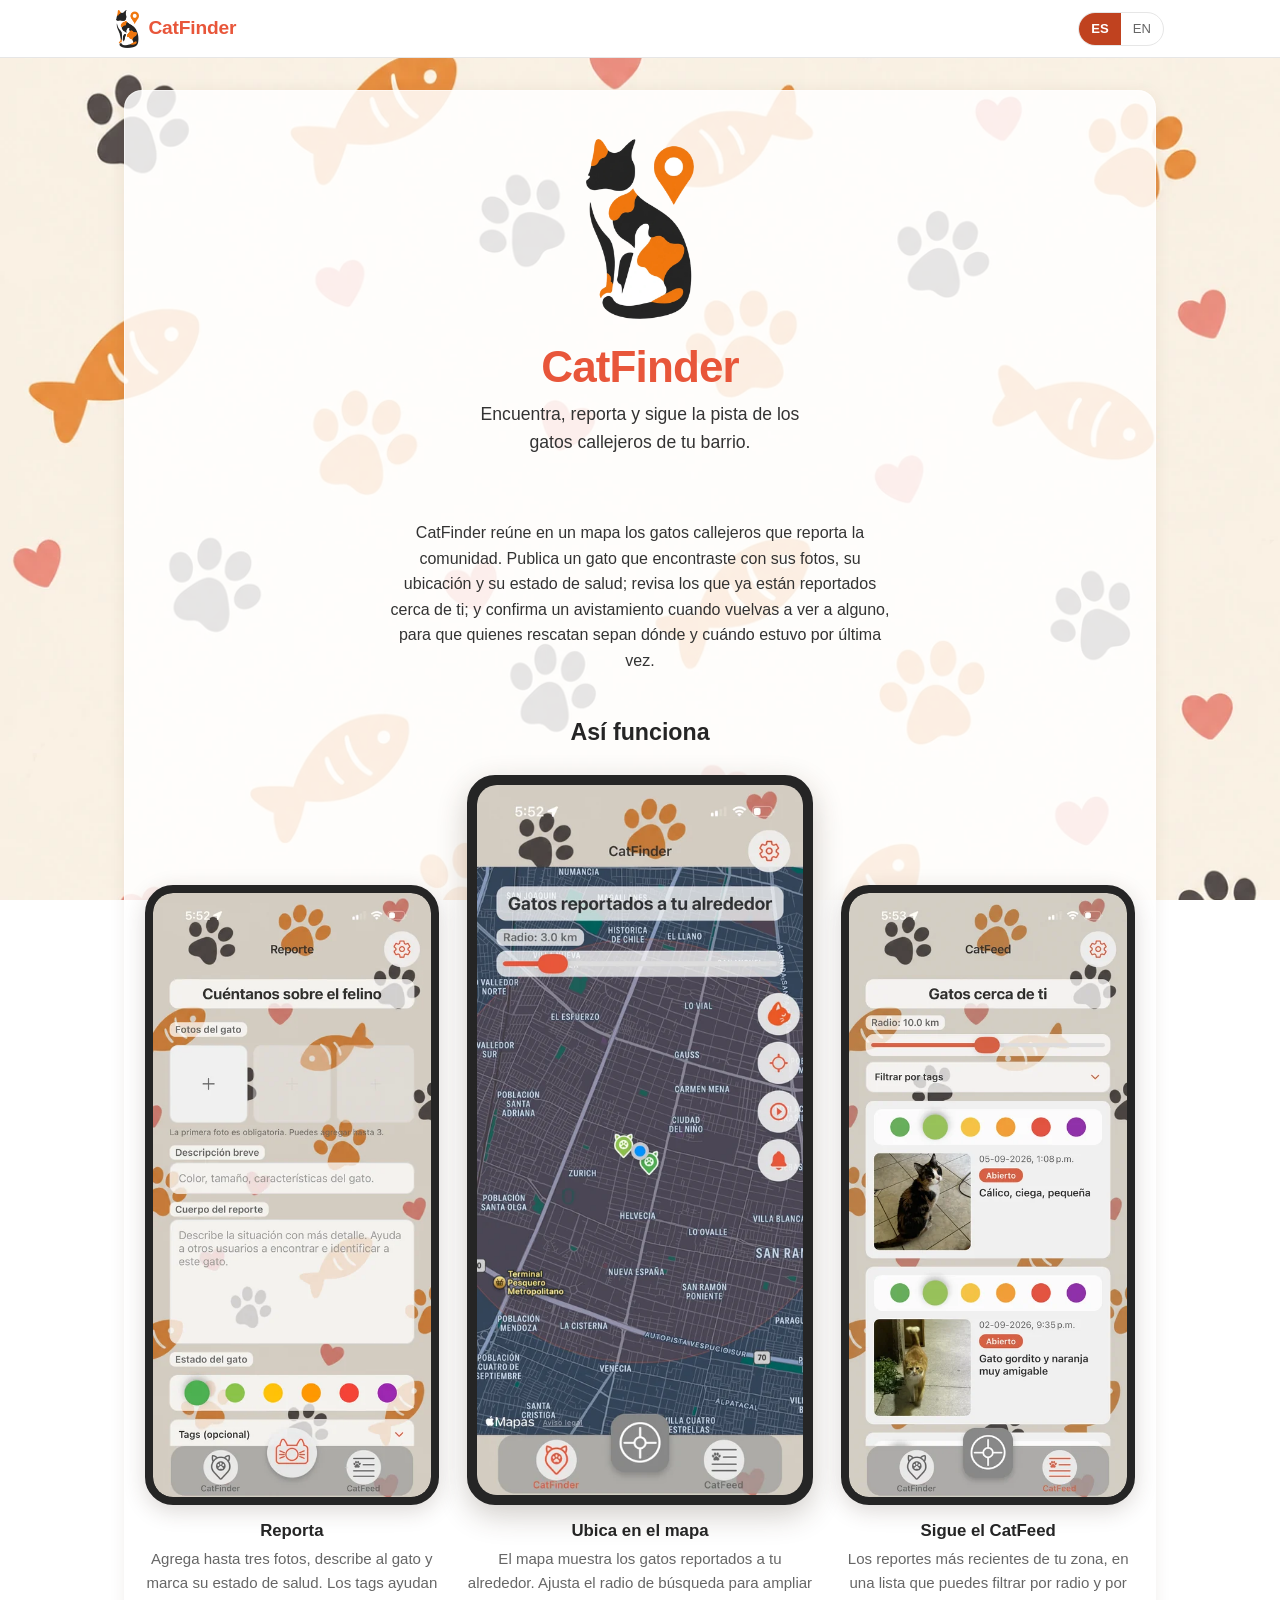
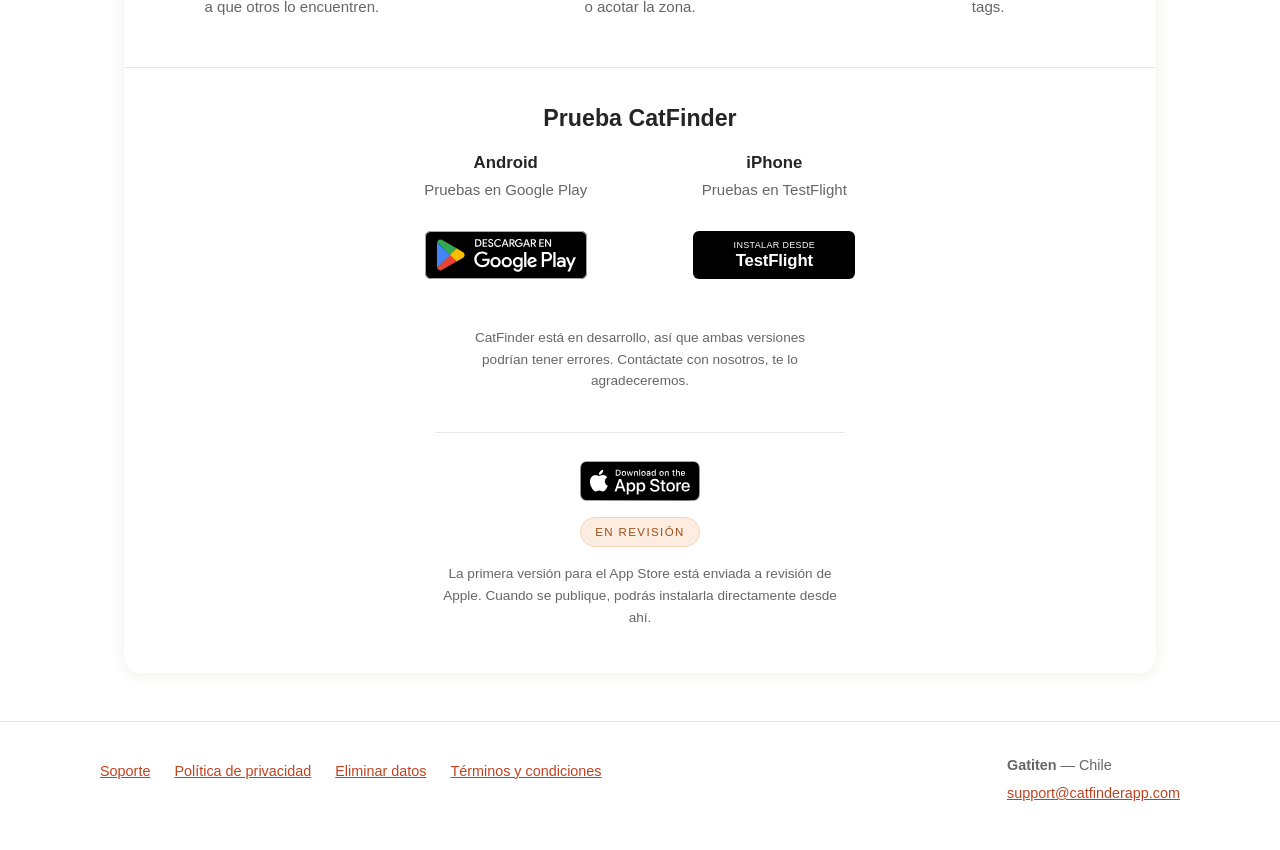
<file: index.html>
<!DOCTYPE html>
<html lang="es">
<head>
<meta charset="UTF-8">
<meta name="viewport" content="width=device-width, initial-scale=1.0">
<title>CatFinder — Encuentra y reporta gatos callejeros cerca de ti</title>
<meta name="description" content="CatFinder es una app comunitaria para reportar gatos callejeros, verlos en un mapa y ayudar a quienes los rescatan. Desarrollada por Gatiten en Chile.">
<link rel="icon" type="image/png" href="/favicon.png">
<link rel="stylesheet" href="/assets/estilos.css">
<link rel="canonical" href="https://catfinderapp.com/">
<link rel="alternate" hreflang="es" href="https://catfinderapp.com/">
<link rel="alternate" hreflang="en" href="https://catfinderapp.com/en/">
<link rel="alternate" hreflang="x-default" href="https://catfinderapp.com/">
<meta property="og:type" content="website">
<meta property="og:title" content="CatFinder — Encuentra y reporta gatos callejeros cerca de ti">
<meta property="og:description" content="App comunitaria para reportar gatos callejeros, verlos en un mapa y ayudar a quienes los rescatan.">
<meta property="og:url" content="https://catfinderapp.com/">
<meta property="og:image" content="https://catfinderapp.com/assets/og-catfinder.jpg">
<meta property="og:locale" content="es_CL">
</head>
<body>

  <div class="fondo" aria-hidden="true"></div>

  <a class="saltar" href="#principal">Saltar al contenido</a>

  <header class="cabecera">
    <div class="cabecera__interior">
      <a class="marca" href="/">
        <img src="/assets/logo-gato.webp" alt="" width="360" height="592">
        <span>CatFinder</span>
      </a>
      <nav class="idiomas" aria-label="Idioma">
        <a href="/" aria-current="true" lang="es">ES</a>
        <a href="/en/" lang="en">EN</a>
      </nav>
    </div>
  </header>

  <main id="principal">
    <div class="envoltura">
      <div class="panel">

        <section class="portada">
          <img class="portada__logo" src="/assets/logo-gato.webp"
               alt="" width="360" height="600" fetchpriority="high">
          <h1>CatFinder</h1>
          <p class="portada__lema">
            Encuentra, reporta y sigue la pista de los gatos callejeros de tu barrio.
          </p>
        </section>

        <section class="descripcion">
          <p>
            CatFinder reúne en un mapa los gatos callejeros que reporta la comunidad.
            Publica un gato que encontraste con sus fotos, su ubicación y su estado de
            salud; revisa los que ya están reportados cerca de ti; y confirma un
            avistamiento cuando vuelvas a ver a alguno, para que quienes rescatan sepan
            dónde y cuándo estuvo por última vez.
          </p>
        </section>

        <section class="pantallas" aria-labelledby="titulo-pantallas">
          <h2 id="titulo-pantallas">Así funciona</h2>

          <ul class="pantallas__lista">

            <li class="pantalla">
              <div class="pantalla__marco">
                <img src="/assets/pantalla-reporte.webp"
                     alt="Pantalla de reporte: formulario para agregar fotos, descripción y estado del gato"
                     width="460" height="1000" loading="lazy" decoding="async">
              </div>
              <h3>Reporta</h3>
              <p>
                Agrega hasta tres fotos, describe al gato y marca su estado de salud.
                Los tags ayudan a que otros lo encuentren.
              </p>
            </li>

            <li class="pantalla pantalla--principal">
              <div class="pantalla__marco">
                <img src="/assets/pantalla-mapa.webp"
                     alt="Pantalla principal: mapa con los gatos reportados alrededor de tu ubicación"
                     width="460" height="1000" fetchpriority="high" decoding="async">
              </div>
              <h3>Ubica en el mapa</h3>
              <p>
                El mapa muestra los gatos reportados a tu alrededor. Ajusta el radio de
                búsqueda para ampliar o acotar la zona.
              </p>
            </li>

            <li class="pantalla">
              <div class="pantalla__marco">
                <img src="/assets/pantalla-catfeed.webp"
                     alt="Pantalla CatFeed: listado de los reportes más recientes cerca de ti"
                     width="460" height="1000" loading="lazy" decoding="async">
              </div>
              <h3>Sigue el CatFeed</h3>
              <p>
                Los reportes más recientes de tu zona, en una lista que puedes filtrar
                por radio y por tags.
              </p>
            </li>

          </ul>
        </section>

        <section class="tiendas" aria-labelledby="titulo-descarga">
          <h2 id="titulo-descarga">Prueba CatFinder</h2>

          <div class="plataformas">

            <div class="plataforma">
              <h3>Android</h3>
              <p class="plataforma__estado">Pruebas en Google Play</p>
              <a href="https://play.google.com/store/apps/details?id=com.gatiten.catfinder"
                 target="_blank" rel="noopener">
                <img src="/assets/badge-google-play-es.svg" alt="Disponible en Google Play"
                     width="239" height="71">
              </a>
            </div>

            <div class="plataforma">
              <h3>iPhone</h3>
              <p class="plataforma__estado">Pruebas en TestFlight</p>
              <a class="boton" href="https://testflight.apple.com/join/VshGxzwJ"
                 target="_blank" rel="noopener">
                <span class="boton__linea1">Instalar desde</span>
                <span class="boton__linea2">TestFlight</span>
              </a>
            </div>

          </div>

          <p class="aviso-desarrollo">
            CatFinder está en desarrollo, así que ambas versiones podrían tener errores.
            Contáctate con nosotros, te lo agradeceremos.
          </p>

          <div class="pendiente">
            <!-- TODO (René): cuando Apple apruebe la publicación, reemplazar este
                 <span class="badge-inactivo"> por un <a href="URL_DE_LA_FICHA"> y
                 mover el badge junto al de Google Play, arriba. -->
            <span class="badge-inactivo">
              <img src="/app-store-badge.svg" alt="Próximamente en el App Store"
                   width="120" height="40">
            </span>
            <p class="proximamente">En revisión</p>
            <p class="pendiente__nota">
              La primera versión para el App Store está enviada a revisión de Apple. Cuando se
              publique, podrás instalarla directamente desde ahí.
            </p>
          </div>
        </section>

      </div>
    </div>
  </main>

  <footer class="pie">
    <div class="pie__interior">
      <nav aria-label="Enlaces del sitio">
        <ul>
          <li><a href="/soporte/">Soporte</a></li>
          <li><a href="/privacidad/">Política de privacidad</a></li>
          <li><a href="/eliminar-datos/">Eliminar datos</a></li>
          <li><a href="/terminos/">Términos y condiciones</a></li>
        </ul>
      </nav>
      <div class="pie__legal">
        <p><strong>Gatiten</strong> — Chile</p>
        <p><a href="mailto:support@catfinderapp.com">support@catfinderapp.com</a></p>
      </div>
    </div>
  </footer>

</body>
</html>
</file>
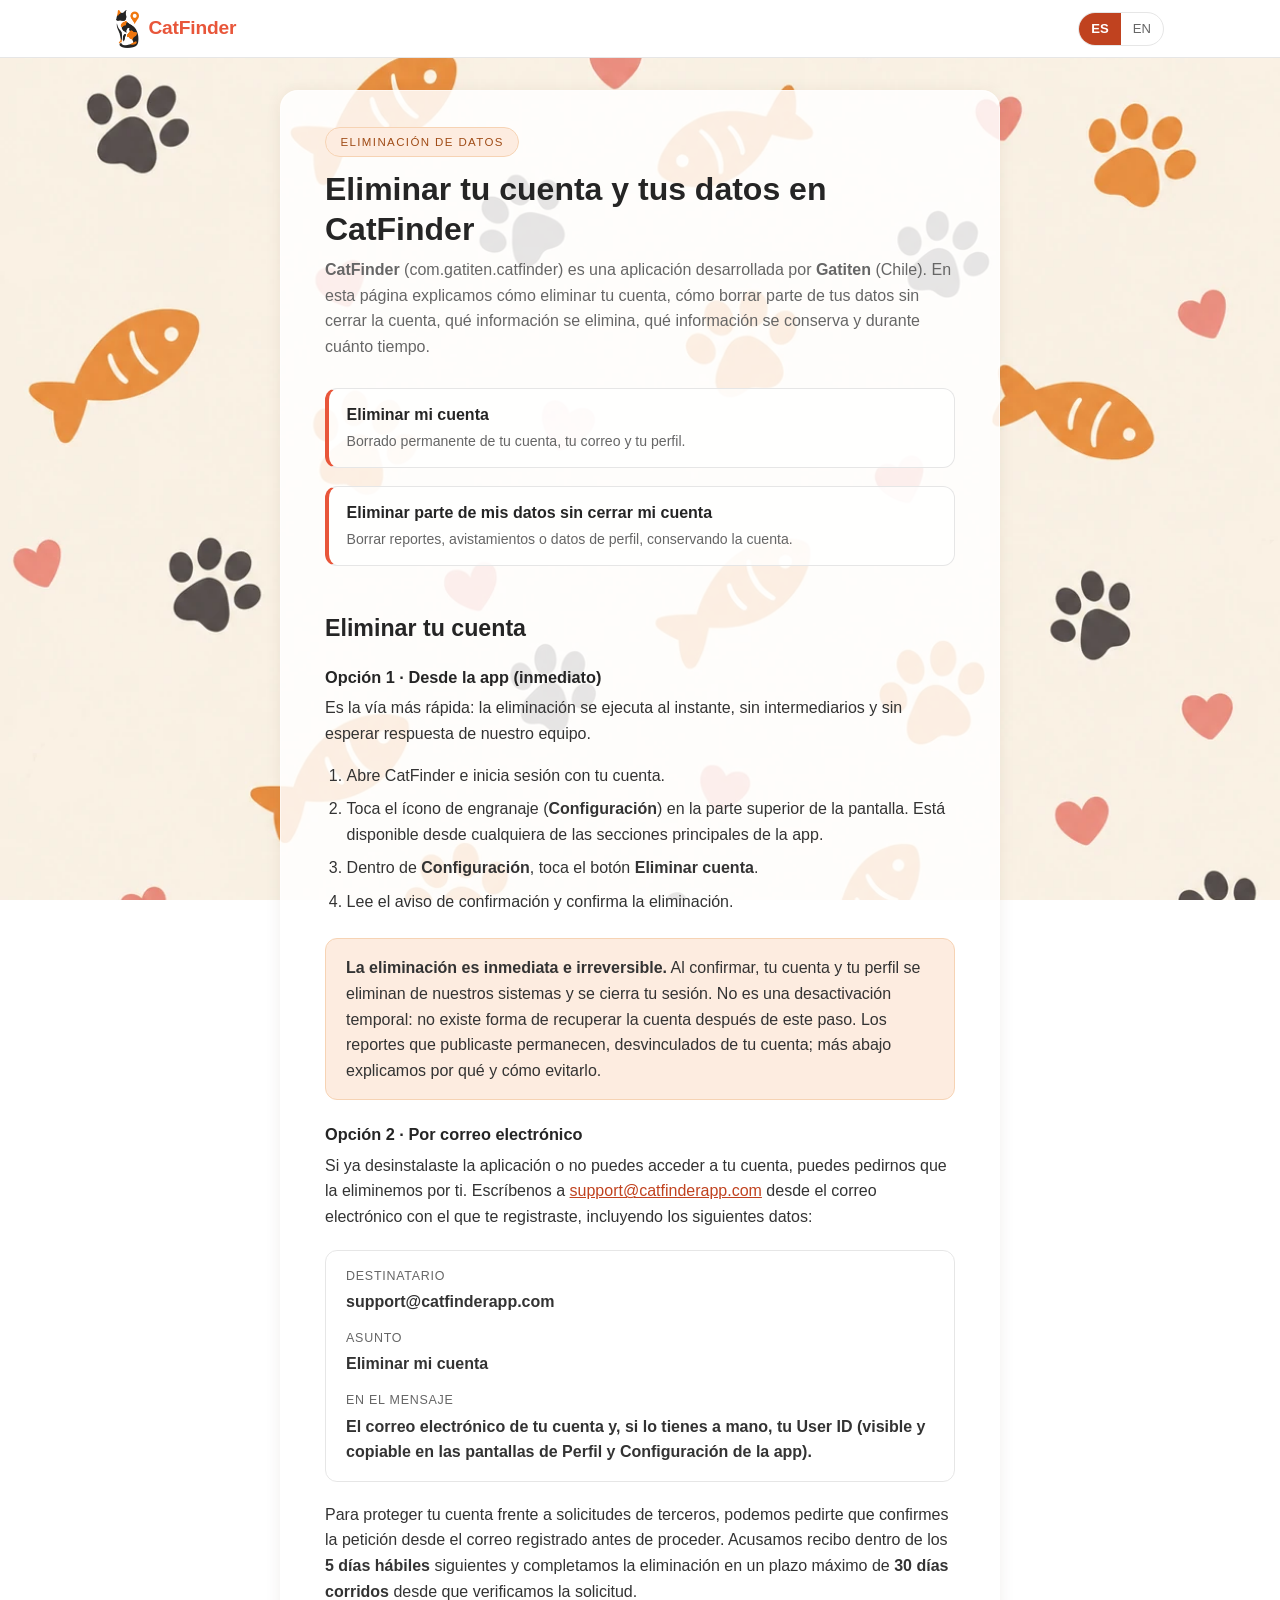
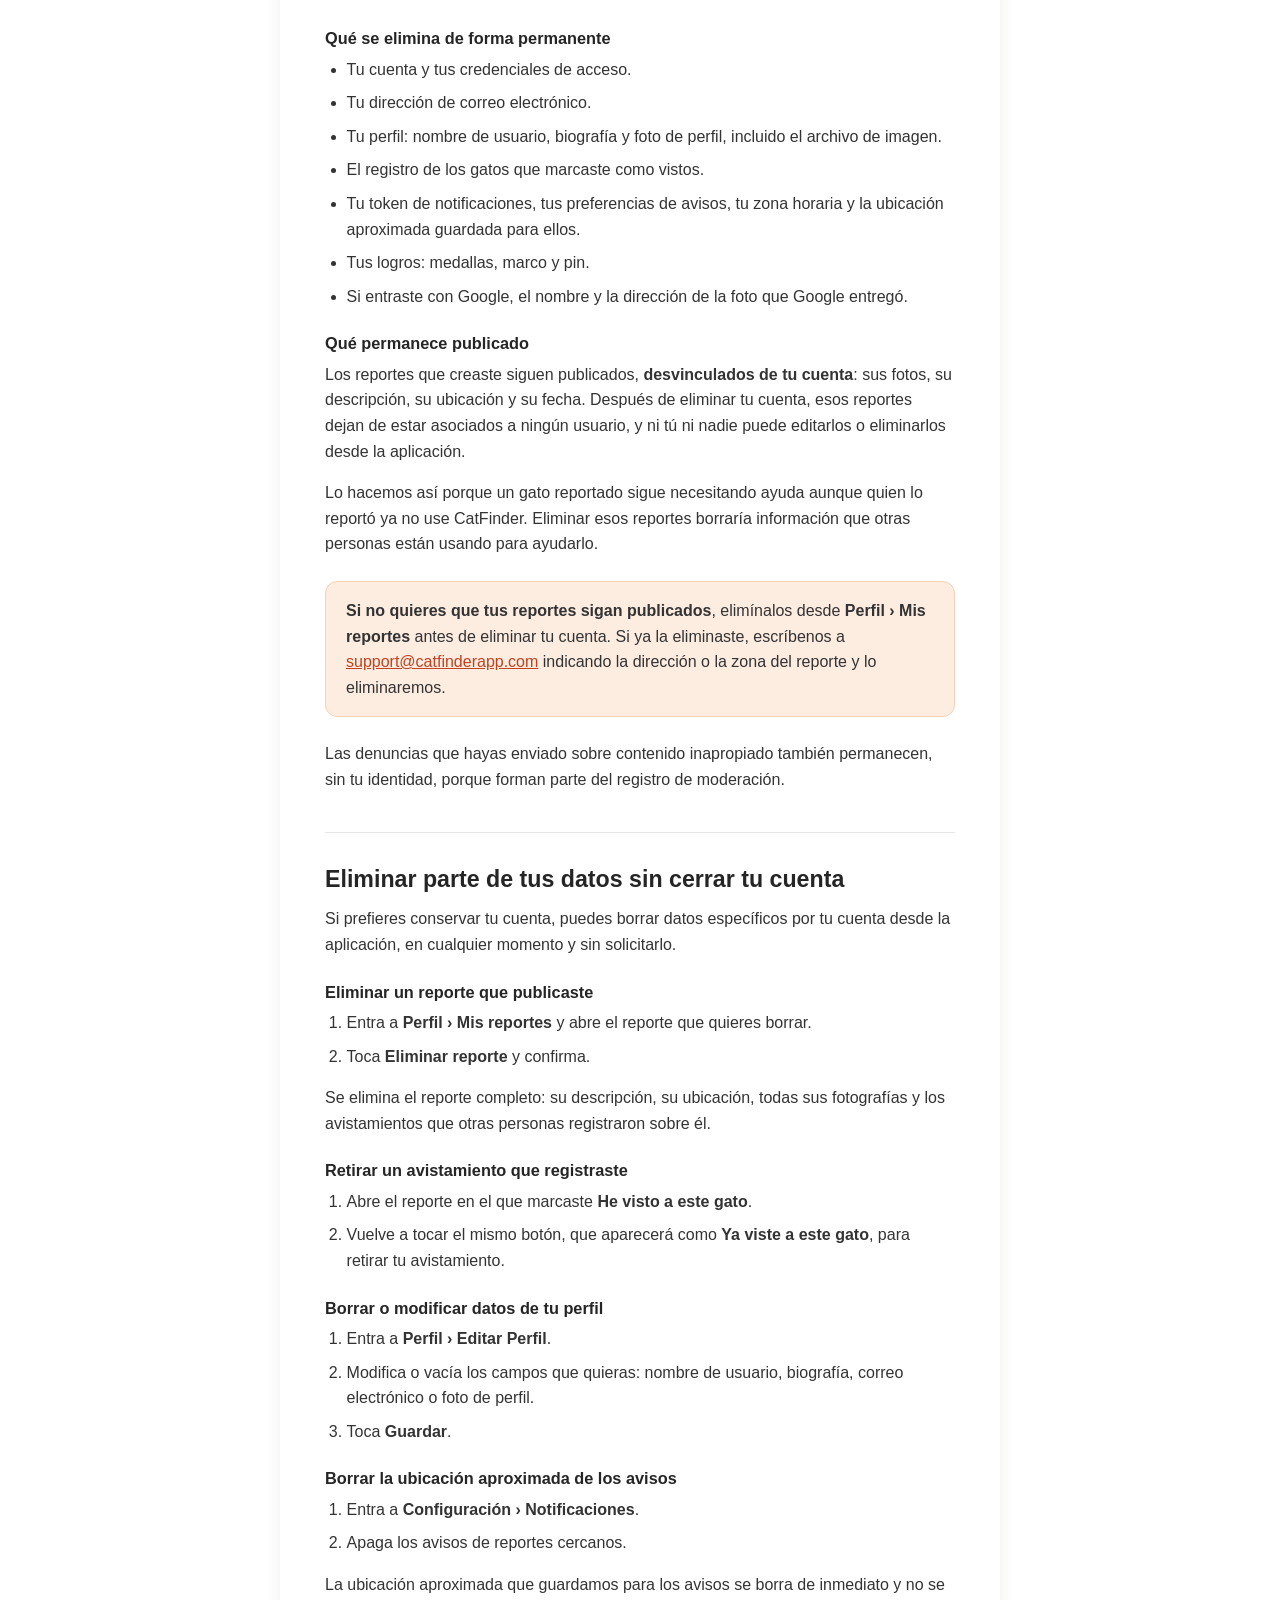
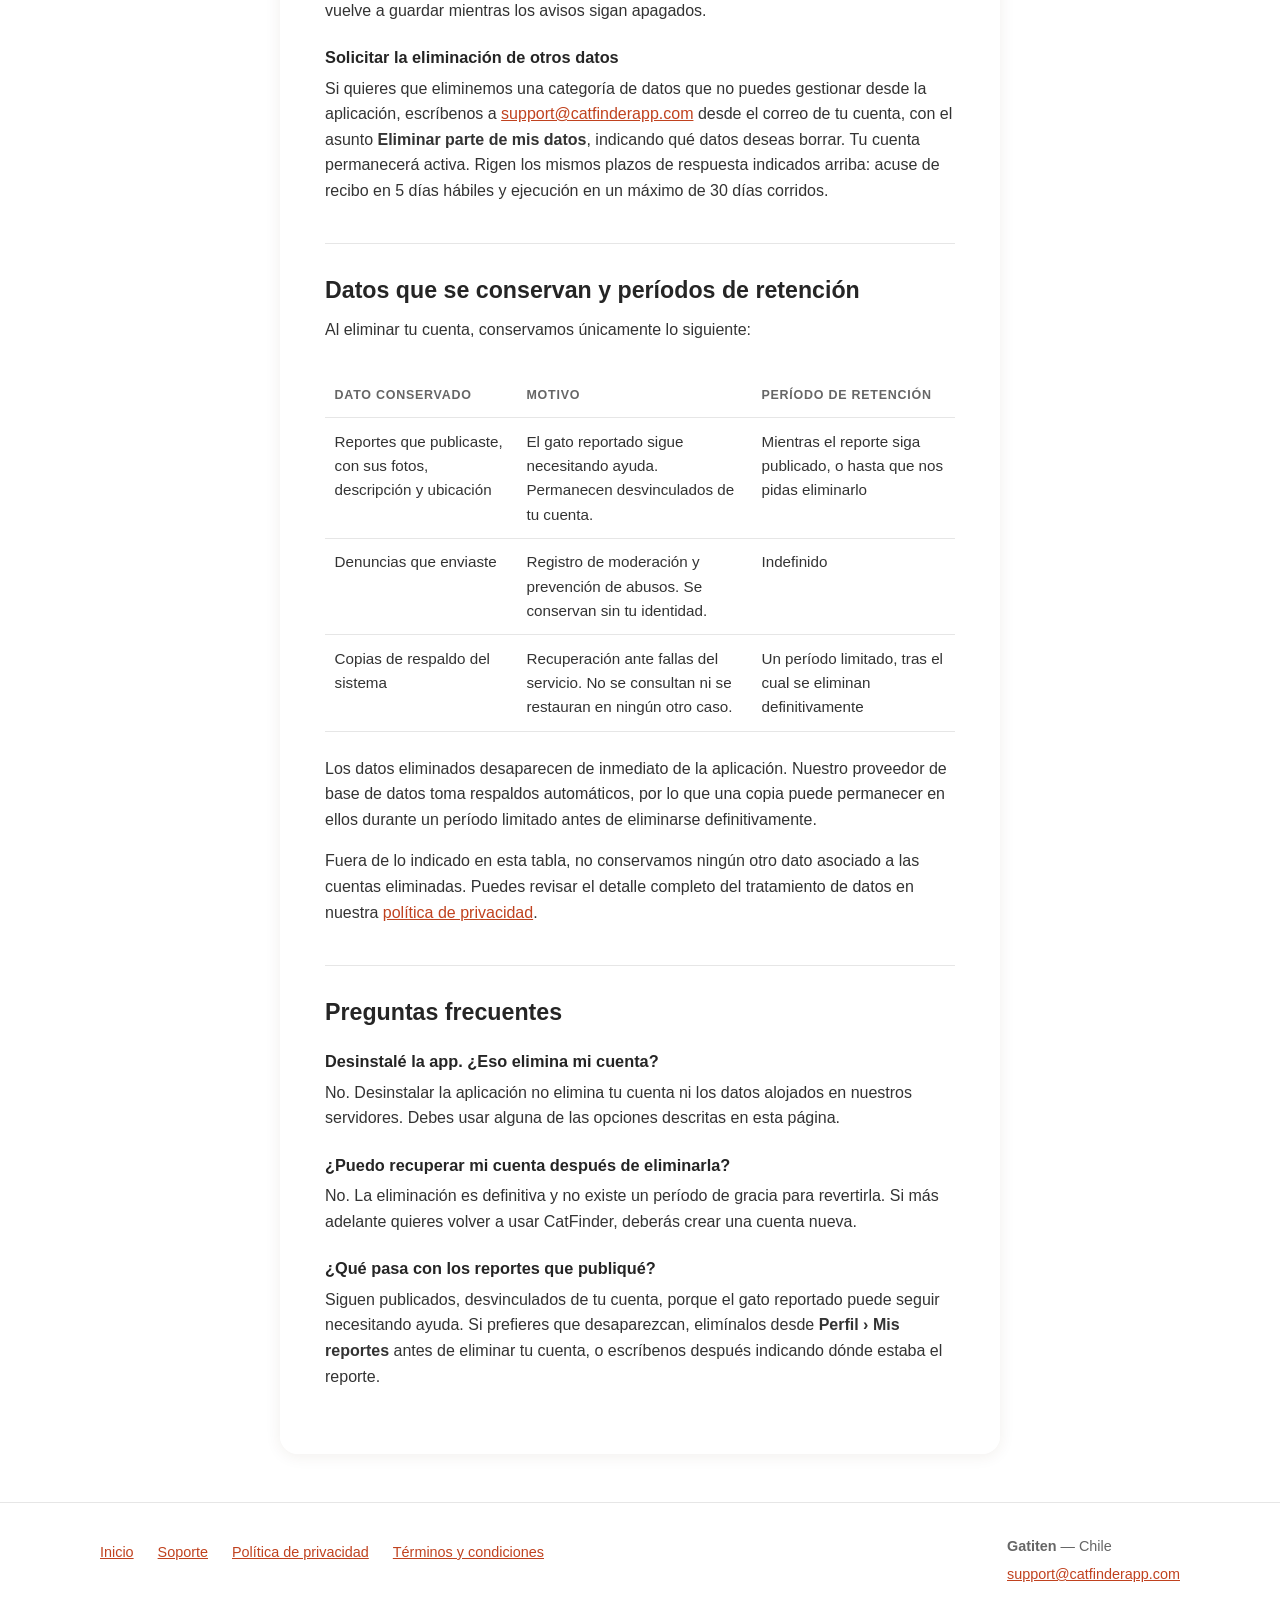
<file: eliminar-datos/index.html>
<!DOCTYPE html>
<html lang="es">
<head>
<meta charset="UTF-8">
<meta name="viewport" content="width=device-width, initial-scale=1.0">
<title>Eliminar tu cuenta y tus datos — CatFinder</title>
<meta name="description" content="Cómo eliminar tu cuenta de CatFinder o borrar parte de tus datos sin cerrar la cuenta. App desarrollada por Gatiten.">
<meta name="robots" content="index, follow">
<link rel="icon" type="image/png" href="/favicon.png">
<link rel="stylesheet" href="/assets/estilos.css">
<link rel="canonical" href="https://catfinderapp.com/eliminar-datos/">
<link rel="alternate" hreflang="es" href="https://catfinderapp.com/eliminar-datos/">
<link rel="alternate" hreflang="en" href="https://catfinderapp.com/en/delete-data/">
</head>
<body>

  <div class="fondo" aria-hidden="true"></div>

  <a class="saltar" href="#principal">Saltar al contenido</a>

  <header class="cabecera">
    <div class="cabecera__interior">
      <a class="marca" href="/">
        <img src="/assets/logo-gato.webp" alt="" width="360" height="600">
        <span>CatFinder</span>
      </a>
      <nav class="idiomas" aria-label="Idioma">
        <a href="/eliminar-datos/" aria-current="true" lang="es">ES</a>
        <a href="/en/delete-data/" lang="en">EN</a>
      </nav>
    </div>
  </header>

  <main id="principal">
    <div class="envoltura">
      <div class="panel panel--texto">
        <div class="contenido">

          <p class="etiqueta">Eliminación de datos</p>
          <h1>Eliminar tu cuenta y tus datos en CatFinder</h1>
          <p class="bajada">
            <strong>CatFinder</strong> (com.gatiten.catfinder) es una aplicación desarrollada por
            <strong>Gatiten</strong> (Chile). En esta página explicamos cómo eliminar tu
            cuenta, cómo borrar parte de tus datos sin cerrar la cuenta, qué información se
            elimina, qué información se conserva y durante cuánto tiempo.
          </p>

          <ul class="tarjetas">
            <li>
              <a href="#eliminar-cuenta">
                <strong>Eliminar mi cuenta</strong>
                <span>Borrado permanente de tu cuenta, tu correo y tu perfil.</span>
              </a>
            </li>
            <li>
              <a href="#eliminar-datos">
                <strong>Eliminar parte de mis datos sin cerrar mi cuenta</strong>
                <span>Borrar reportes, avistamientos o datos de perfil, conservando la cuenta.</span>
              </a>
            </li>
          </ul>

          <section class="bloque" id="eliminar-cuenta">
            <h2>Eliminar tu cuenta</h2>

            <h3>Opción 1 · Desde la app (inmediato)</h3>
            <p>
              Es la vía más rápida: la eliminación se ejecuta al instante, sin intermediarios y sin
              esperar respuesta de nuestro equipo.
            </p>
            <ol>
              <li>Abre CatFinder e inicia sesión con tu cuenta.</li>
              <li>Toca el ícono de engranaje (<strong>Configuración</strong>) en la parte superior de la pantalla. Está disponible desde cualquiera de las secciones principales de la app.</li>
              <li>Dentro de <strong>Configuración</strong>, toca el botón <strong>Eliminar cuenta</strong>.</li>
              <li>Lee el aviso de confirmación y confirma la eliminación.</li>
            </ol>
            <div class="aviso">
              <p>
                <strong>La eliminación es inmediata e irreversible.</strong> Al confirmar, tu cuenta
                y tu perfil se eliminan de nuestros sistemas y se cierra tu sesión. No es una
                desactivación temporal: no existe forma de recuperar la cuenta después de este paso.
                Los reportes que publicaste permanecen, desvinculados de tu cuenta; más abajo
                explicamos por qué y cómo evitarlo.
              </p>
            </div>

            <h3>Opción 2 · Por correo electrónico</h3>
            <p>
              Si ya desinstalaste la aplicación o no puedes acceder a tu cuenta, puedes pedirnos que
              la eliminemos por ti. Escríbenos a
              <a href="mailto:support@catfinderapp.com?subject=Eliminar%20mi%20cuenta">support@catfinderapp.com</a>
              desde el correo electrónico con el que te registraste, incluyendo los siguientes datos:
            </p>

            <div class="ficha">
              <dl>
                <dt>Destinatario</dt>
                <dd>support@catfinderapp.com</dd>
                <dt>Asunto</dt>
                <dd>Eliminar mi cuenta</dd>
                <dt>En el mensaje</dt>
                <dd>El correo electrónico de tu cuenta y, si lo tienes a mano, tu User ID (visible y copiable en las pantallas de Perfil y Configuración de la app).</dd>
              </dl>
            </div>

            <p>
              Para proteger tu cuenta frente a solicitudes de terceros, podemos pedirte que
              confirmes la petición desde el correo registrado antes de proceder. Acusamos recibo
              dentro de los <strong>5 días hábiles</strong> siguientes y completamos la eliminación
              en un plazo máximo de <strong>30 días corridos</strong> desde que verificamos la
              solicitud.
            </p>

            <h3>Qué se elimina de forma permanente</h3>
            <ul>
              <li>Tu cuenta y tus credenciales de acceso.</li>
              <li>Tu dirección de correo electrónico.</li>
              <li>Tu perfil: nombre de usuario, biografía y foto de perfil, incluido el archivo de imagen.</li>
              <li>El registro de los gatos que marcaste como vistos.</li>
              <li>Tu token de notificaciones, tus preferencias de avisos, tu zona horaria y la ubicación aproximada guardada para ellos.</li>
              <li>Tus logros: medallas, marco y pin.</li>
              <li>Si entraste con Google, el nombre y la dirección de la foto que Google entregó.</li>
            </ul>

            <h3>Qué permanece publicado</h3>
            <p>
              Los reportes que creaste siguen publicados, <strong>desvinculados de tu cuenta</strong>:
              sus fotos, su descripción, su ubicación y su fecha. Después de eliminar tu cuenta, esos
              reportes dejan de estar asociados a ningún usuario, y ni tú ni nadie puede editarlos o
              eliminarlos desde la aplicación.
            </p>
            <p>
              Lo hacemos así porque un gato reportado sigue necesitando ayuda aunque quien lo
              reportó ya no use CatFinder. Eliminar esos reportes borraría información que otras
              personas están usando para ayudarlo.
            </p>
            <div class="aviso">
              <p>
                <strong>Si no quieres que tus reportes sigan publicados</strong>, elimínalos desde
                <strong>Perfil › Mis reportes</strong> antes de eliminar tu cuenta. Si ya la
                eliminaste, escríbenos a
                <a href="mailto:support@catfinderapp.com?subject=Eliminar%20un%20reporte">support@catfinderapp.com</a>
                indicando la dirección o la zona del reporte y lo eliminaremos.
              </p>
            </div>
            <p>
              Las denuncias que hayas enviado sobre contenido inapropiado también permanecen, sin tu
              identidad, porque forman parte del registro de moderación.
            </p>
          </section>

          <section class="bloque" id="eliminar-datos">
            <h2>Eliminar parte de tus datos sin cerrar tu cuenta</h2>
            <p>
              Si prefieres conservar tu cuenta, puedes borrar datos específicos por tu cuenta desde
              la aplicación, en cualquier momento y sin solicitarlo.
            </p>

            <h3>Eliminar un reporte que publicaste</h3>
            <ol>
              <li>Entra a <strong>Perfil › Mis reportes</strong> y abre el reporte que quieres borrar.</li>
              <li>Toca <strong>Eliminar reporte</strong> y confirma.</li>
            </ol>
            <p>
              Se elimina el reporte completo: su descripción, su ubicación, todas sus fotografías y
              los avistamientos que otras personas registraron sobre él.
            </p>

            <h3>Retirar un avistamiento que registraste</h3>
            <ol>
              <li>Abre el reporte en el que marcaste <strong>He visto a este gato</strong>.</li>
              <li>Vuelve a tocar el mismo botón, que aparecerá como <strong>Ya viste a este gato</strong>, para retirar tu avistamiento.</li>
            </ol>

            <h3>Borrar o modificar datos de tu perfil</h3>
            <ol>
              <li>Entra a <strong>Perfil › Editar Perfil</strong>.</li>
              <li>Modifica o vacía los campos que quieras: nombre de usuario, biografía, correo electrónico o foto de perfil.</li>
              <li>Toca <strong>Guardar</strong>.</li>
            </ol>

            <h3>Borrar la ubicación aproximada de los avisos</h3>
            <ol>
              <li>Entra a <strong>Configuración › Notificaciones</strong>.</li>
              <li>Apaga los avisos de reportes cercanos.</li>
            </ol>
            <p>
              La ubicación aproximada que guardamos para los avisos se borra de inmediato y no se
              vuelve a guardar mientras los avisos sigan apagados.
            </p>

            <h3>Solicitar la eliminación de otros datos</h3>
            <p>
              Si quieres que eliminemos una categoría de datos que no puedes gestionar desde la
              aplicación, escríbenos a
              <a href="mailto:support@catfinderapp.com?subject=Eliminar%20parte%20de%20mis%20datos">support@catfinderapp.com</a>
              desde el correo de tu cuenta, con el asunto <strong>Eliminar parte de mis datos</strong>,
              indicando qué datos deseas borrar. Tu cuenta permanecerá activa. Rigen los mismos
              plazos de respuesta indicados arriba: acuse de recibo en 5 días hábiles y ejecución en
              un máximo de 30 días corridos.
            </p>
          </section>

          <section class="bloque" id="retencion">
            <h2>Datos que se conservan y períodos de retención</h2>
            <p>
              Al eliminar tu cuenta, conservamos únicamente lo siguiente:
            </p>

            <div class="tabla-scroll">
              <table>
                <thead>
                  <tr>
                    <th scope="col">Dato conservado</th>
                    <th scope="col">Motivo</th>
                    <th scope="col">Período de retención</th>
                  </tr>
                </thead>
                <tbody>
                  <tr>
                    <td>Reportes que publicaste, con sus fotos, descripción y ubicación</td>
                    <td>El gato reportado sigue necesitando ayuda. Permanecen desvinculados de tu cuenta.</td>
                    <td>Mientras el reporte siga publicado, o hasta que nos pidas eliminarlo</td>
                  </tr>
                  <tr>
                    <td>Denuncias que enviaste</td>
                    <td>Registro de moderación y prevención de abusos. Se conservan sin tu identidad.</td>
                    <td>Indefinido</td>
                  </tr>
                  <tr>
                    <td>Copias de respaldo del sistema</td>
                    <td>Recuperación ante fallas del servicio. No se consultan ni se restauran en ningún otro caso.</td>
                    <td>Un período limitado, tras el cual se eliminan definitivamente</td>
                  </tr>
                </tbody>
              </table>
            </div>

            <p>
              Los datos eliminados desaparecen de inmediato de la aplicación. Nuestro proveedor de
              base de datos toma respaldos automáticos, por lo que una copia puede permanecer en
              ellos durante un período limitado antes de eliminarse definitivamente.
            </p>
            <p>
              Fuera de lo indicado en esta tabla, no conservamos ningún otro dato asociado a las
              cuentas eliminadas. Puedes revisar el detalle completo del tratamiento de datos en
              nuestra <a href="/privacidad/">política de privacidad</a>.
            </p>
          </section>

          <section class="bloque" id="preguntas">
            <h2>Preguntas frecuentes</h2>

            <h3>Desinstalé la app. ¿Eso elimina mi cuenta?</h3>
            <p>
              No. Desinstalar la aplicación no elimina tu cuenta ni los datos alojados en nuestros
              servidores. Debes usar alguna de las opciones descritas en esta página.
            </p>

            <h3>¿Puedo recuperar mi cuenta después de eliminarla?</h3>
            <p>
              No. La eliminación es definitiva y no existe un período de gracia para revertirla. Si
              más adelante quieres volver a usar CatFinder, deberás crear una cuenta nueva.
            </p>

            <h3>¿Qué pasa con los reportes que publiqué?</h3>
            <p>
              Siguen publicados, desvinculados de tu cuenta, porque el gato reportado puede seguir
              necesitando ayuda. Si prefieres que desaparezcan, elimínalos desde
              <strong>Perfil › Mis reportes</strong> antes de eliminar tu cuenta, o escríbenos
              después indicando dónde estaba el reporte.
            </p>
          </section>

        </div>
      </div>
    </div>
  </main>

  <footer class="pie">
    <div class="pie__interior">
      <nav aria-label="Enlaces del sitio">
        <ul>
          <li><a href="/">Inicio</a></li>
          <li><a href="/soporte/">Soporte</a></li>
          <li><a href="/privacidad/">Política de privacidad</a></li>
          <li><a href="/terminos/">Términos y condiciones</a></li>
        </ul>
      </nav>
      <div class="pie__legal">
        <p><strong>Gatiten</strong> — Chile</p>
        <p><a href="mailto:support@catfinderapp.com">support@catfinderapp.com</a></p>
      </div>
    </div>
  </footer>

</body>
</html>
</file>
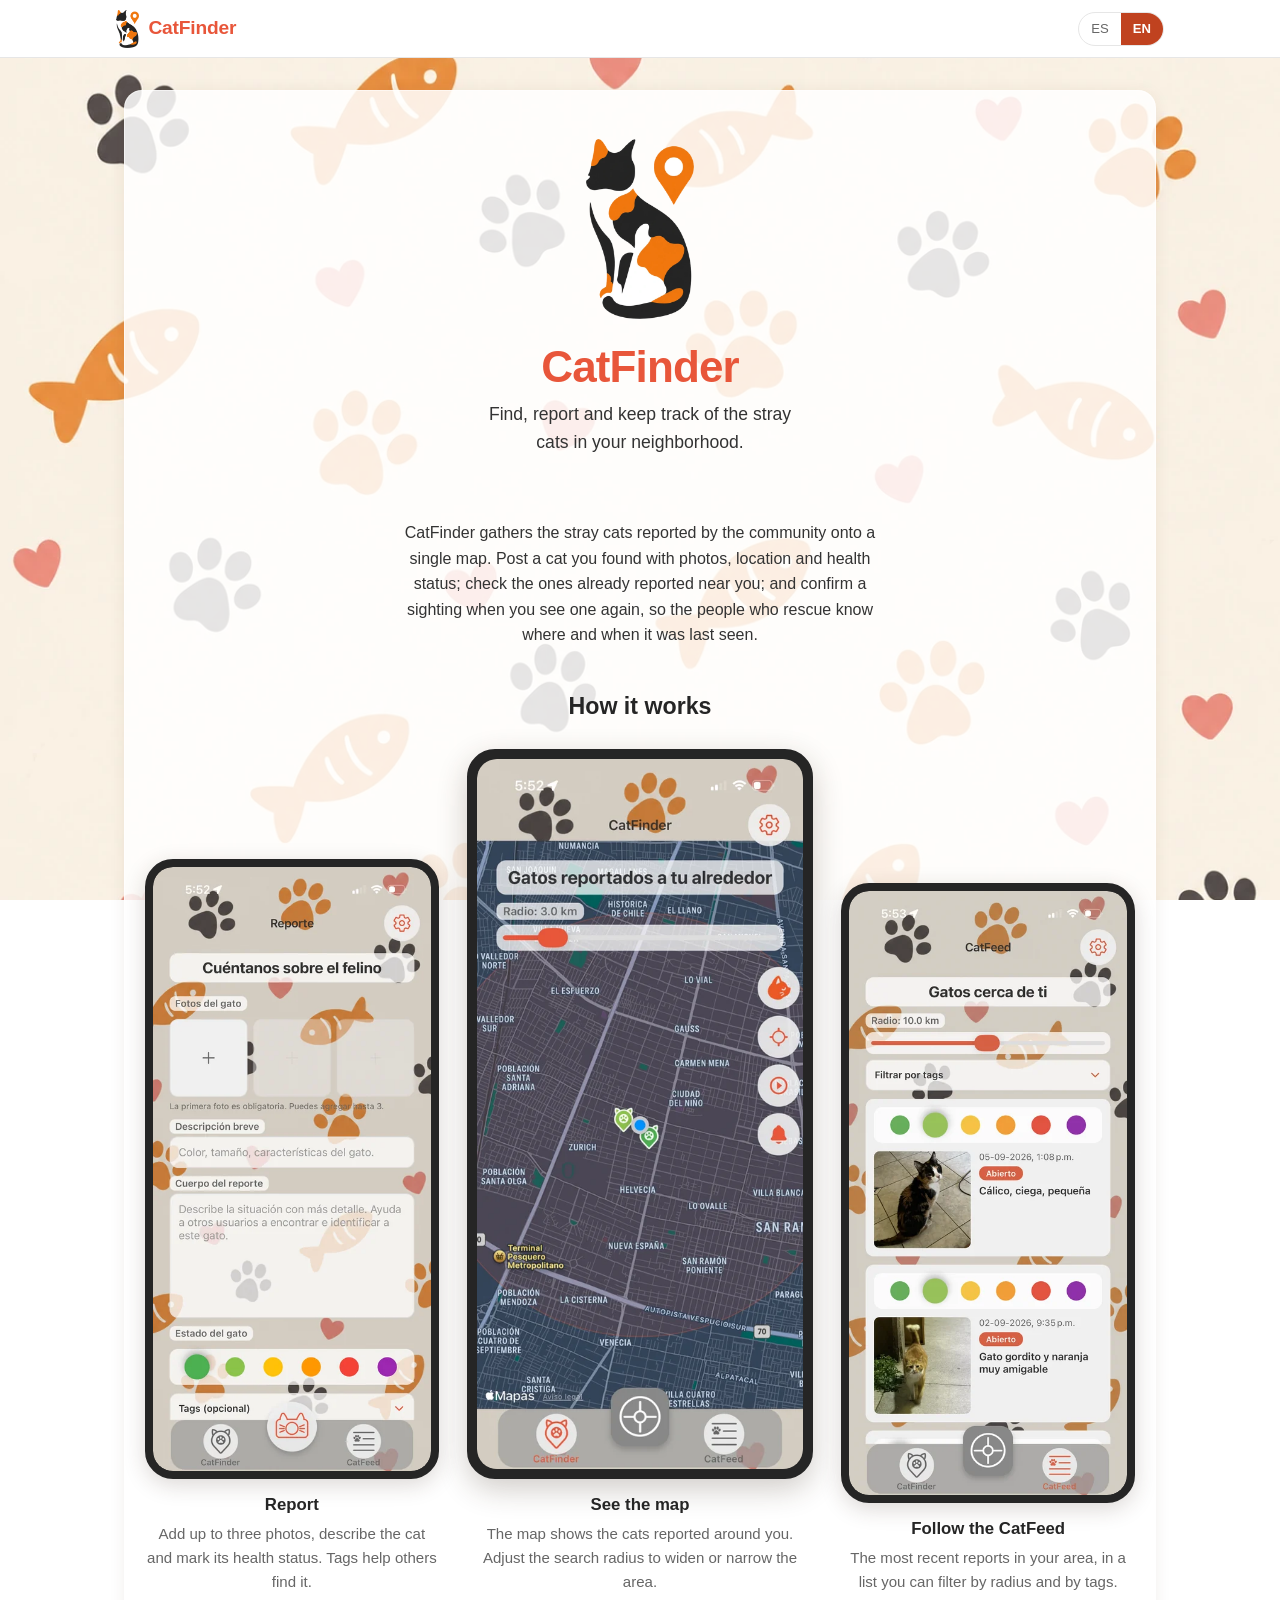
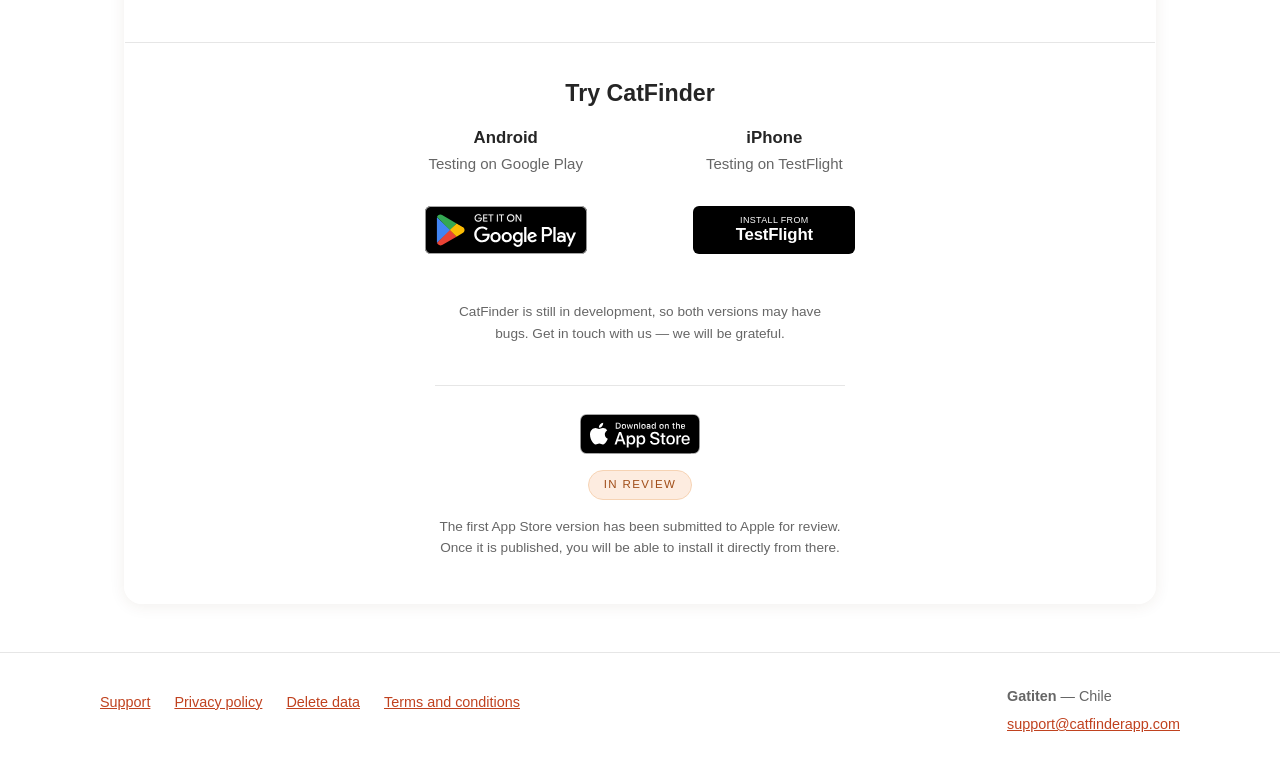
<file: en/index.html>
<!DOCTYPE html>
<html lang="en">
<head>
<meta charset="UTF-8">
<meta name="viewport" content="width=device-width, initial-scale=1.0">
<title>CatFinder — Find and report stray cats near you</title>
<meta name="description" content="CatFinder is a community app for reporting stray cats, seeing them on a map and helping the people who rescue them. Built by Gatiten in Chile.">
<link rel="icon" type="image/png" href="/favicon.png">
<link rel="stylesheet" href="/assets/estilos.css">
<link rel="canonical" href="https://catfinderapp.com/en/">
<link rel="alternate" hreflang="es" href="https://catfinderapp.com/">
<link rel="alternate" hreflang="en" href="https://catfinderapp.com/en/">
<link rel="alternate" hreflang="x-default" href="https://catfinderapp.com/">
<meta property="og:type" content="website">
<meta property="og:title" content="CatFinder — Find and report stray cats near you">
<meta property="og:description" content="Community app for reporting stray cats, seeing them on a map and helping the people who rescue them.">
<meta property="og:url" content="https://catfinderapp.com/en/">
<meta property="og:image" content="https://catfinderapp.com/assets/og-catfinder.jpg">
<meta property="og:locale" content="en_US">
</head>
<body>

  <div class="fondo" aria-hidden="true"></div>

  <a class="saltar" href="#principal">Skip to content</a>

  <header class="cabecera">
    <div class="cabecera__interior">
      <a class="marca" href="/en/">
        <img src="/assets/logo-gato.webp" alt="" width="360" height="600">
        <span>CatFinder</span>
      </a>
      <nav class="idiomas" aria-label="Language">
        <a href="/" lang="es">ES</a>
        <a href="/en/" aria-current="true" lang="en">EN</a>
      </nav>
    </div>
  </header>

  <main id="principal">
    <div class="envoltura">
      <div class="panel">

        <section class="portada">
          <img class="portada__logo" src="/assets/logo-gato.webp"
               alt="" width="360" height="600" fetchpriority="high">
          <h1>CatFinder</h1>
          <p class="portada__lema">
            Find, report and keep track of the stray cats in your neighborhood.
          </p>
        </section>

        <section class="descripcion">
          <p>
            CatFinder gathers the stray cats reported by the community onto a single map. Post a
            cat you found with photos, location and health status; check the ones already reported
            near you; and confirm a sighting when you see one again, so the people who rescue know
            where and when it was last seen.
          </p>
        </section>

        <section class="pantallas" aria-labelledby="screens-title">
          <h2 id="screens-title">How it works</h2>

          <ul class="pantallas__lista">

            <li class="pantalla">
              <div class="pantalla__marco">
                <img src="/assets/pantalla-reporte.webp"
                     alt="Report screen: form to add photos, a description and the cat's status"
                     width="460" height="1000" loading="lazy" decoding="async">
              </div>
              <h3>Report</h3>
              <p>
                Add up to three photos, describe the cat and mark its health status. Tags help
                others find it.
              </p>
            </li>

            <li class="pantalla pantalla--principal">
              <div class="pantalla__marco">
                <img src="/assets/pantalla-mapa.webp"
                     alt="Main screen: a map with the cats reported around your location"
                     width="460" height="1000" fetchpriority="high" decoding="async">
              </div>
              <h3>See the map</h3>
              <p>
                The map shows the cats reported around you. Adjust the search radius to widen or
                narrow the area.
              </p>
            </li>

            <li class="pantalla">
              <div class="pantalla__marco">
                <img src="/assets/pantalla-catfeed.webp"
                     alt="CatFeed screen: a list of the most recent reports near you"
                     width="460" height="1000" loading="lazy" decoding="async">
              </div>
              <h3>Follow the CatFeed</h3>
              <p>
                The most recent reports in your area, in a list you can filter by radius and by
                tags.
              </p>
            </li>

          </ul>
        </section>

        <section class="tiendas" aria-labelledby="download-title">
          <h2 id="download-title">Try CatFinder</h2>

          <div class="plataformas">

            <div class="plataforma">
              <h3>Android</h3>
              <p class="plataforma__estado">Testing on Google Play</p>
              <a href="https://play.google.com/store/apps/details?id=com.gatiten.catfinder"
                 target="_blank" rel="noopener">
                <img src="/assets/badge-google-play-en.svg" alt="Get it on Google Play"
                     width="239" height="71">
              </a>
            </div>

            <div class="plataforma">
              <h3>iPhone</h3>
              <p class="plataforma__estado">Testing on TestFlight</p>
              <a class="boton" href="https://testflight.apple.com/join/VshGxzwJ"
                 target="_blank" rel="noopener">
                <span class="boton__linea1">Install from</span>
                <span class="boton__linea2">TestFlight</span>
              </a>
            </div>

          </div>

          <p class="aviso-desarrollo">
            CatFinder is still in development, so both versions may have bugs. Get in touch
            with us — we will be grateful.
          </p>

          <div class="pendiente">
            <!-- TODO (René): once Apple approves it, replace this
                 <span class="badge-inactivo"> with an <a href="STORE_URL"> and move
                 the badge up next to the Google Play one. -->
            <span class="badge-inactivo">
              <img src="/app-store-badge.svg" alt="Coming soon to the App Store"
                   width="120" height="40">
            </span>
            <p class="proximamente">In review</p>
            <p class="pendiente__nota">
              The first App Store version has been submitted to Apple for review. Once it is
              published, you will be able to install it directly from there.
            </p>
          </div>
        </section>

      </div>
    </div>
  </main>

  <footer class="pie">
    <div class="pie__interior">
      <nav aria-label="Site links">
        <ul>
          <li><a href="/en/support/">Support</a></li>
          <li><a href="/en/privacy/">Privacy policy</a></li>
          <li><a href="/en/delete-data/">Delete data</a></li>
          <li><a href="/en/terms/">Terms and conditions</a></li>
        </ul>
      </nav>
      <div class="pie__legal">
        <p><strong>Gatiten</strong> — Chile</p>
        <p><a href="mailto:support@catfinderapp.com">support@catfinderapp.com</a></p>
      </div>
    </div>
  </footer>

</body>
</html>
</file>
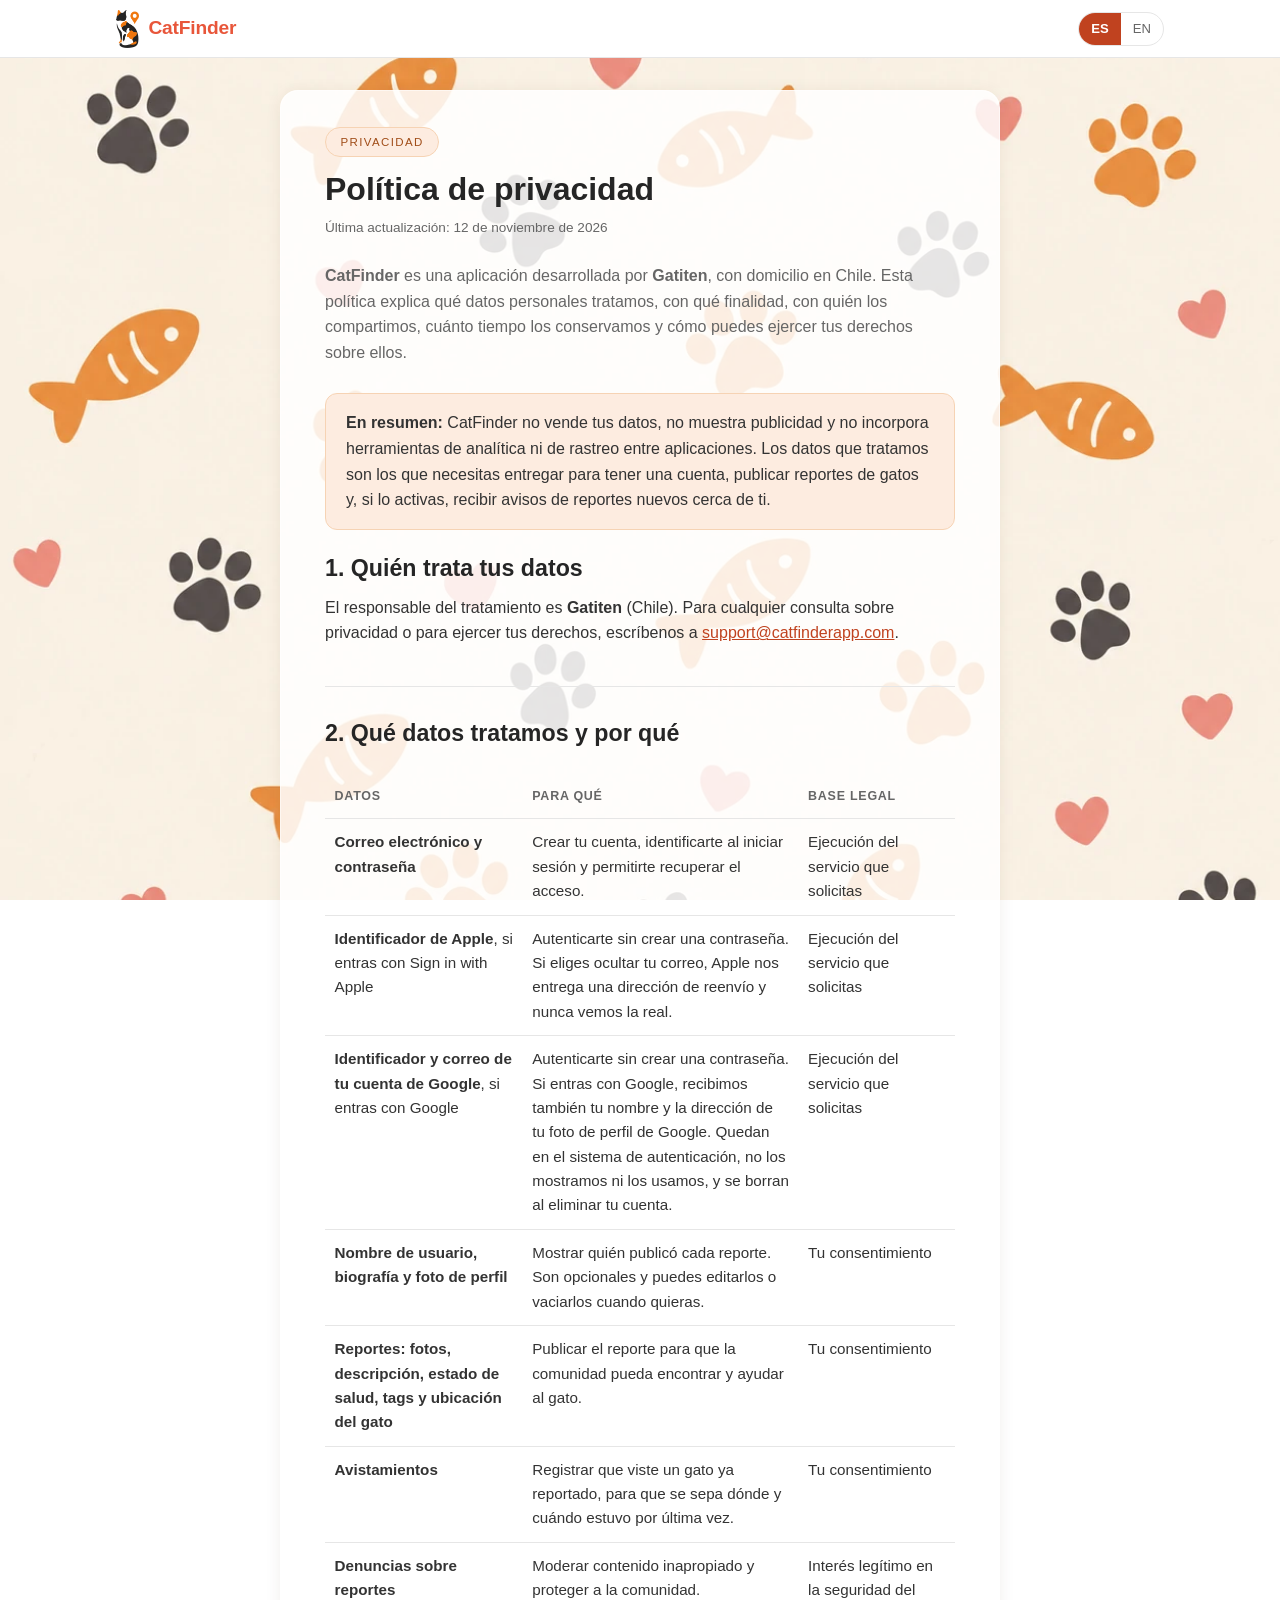
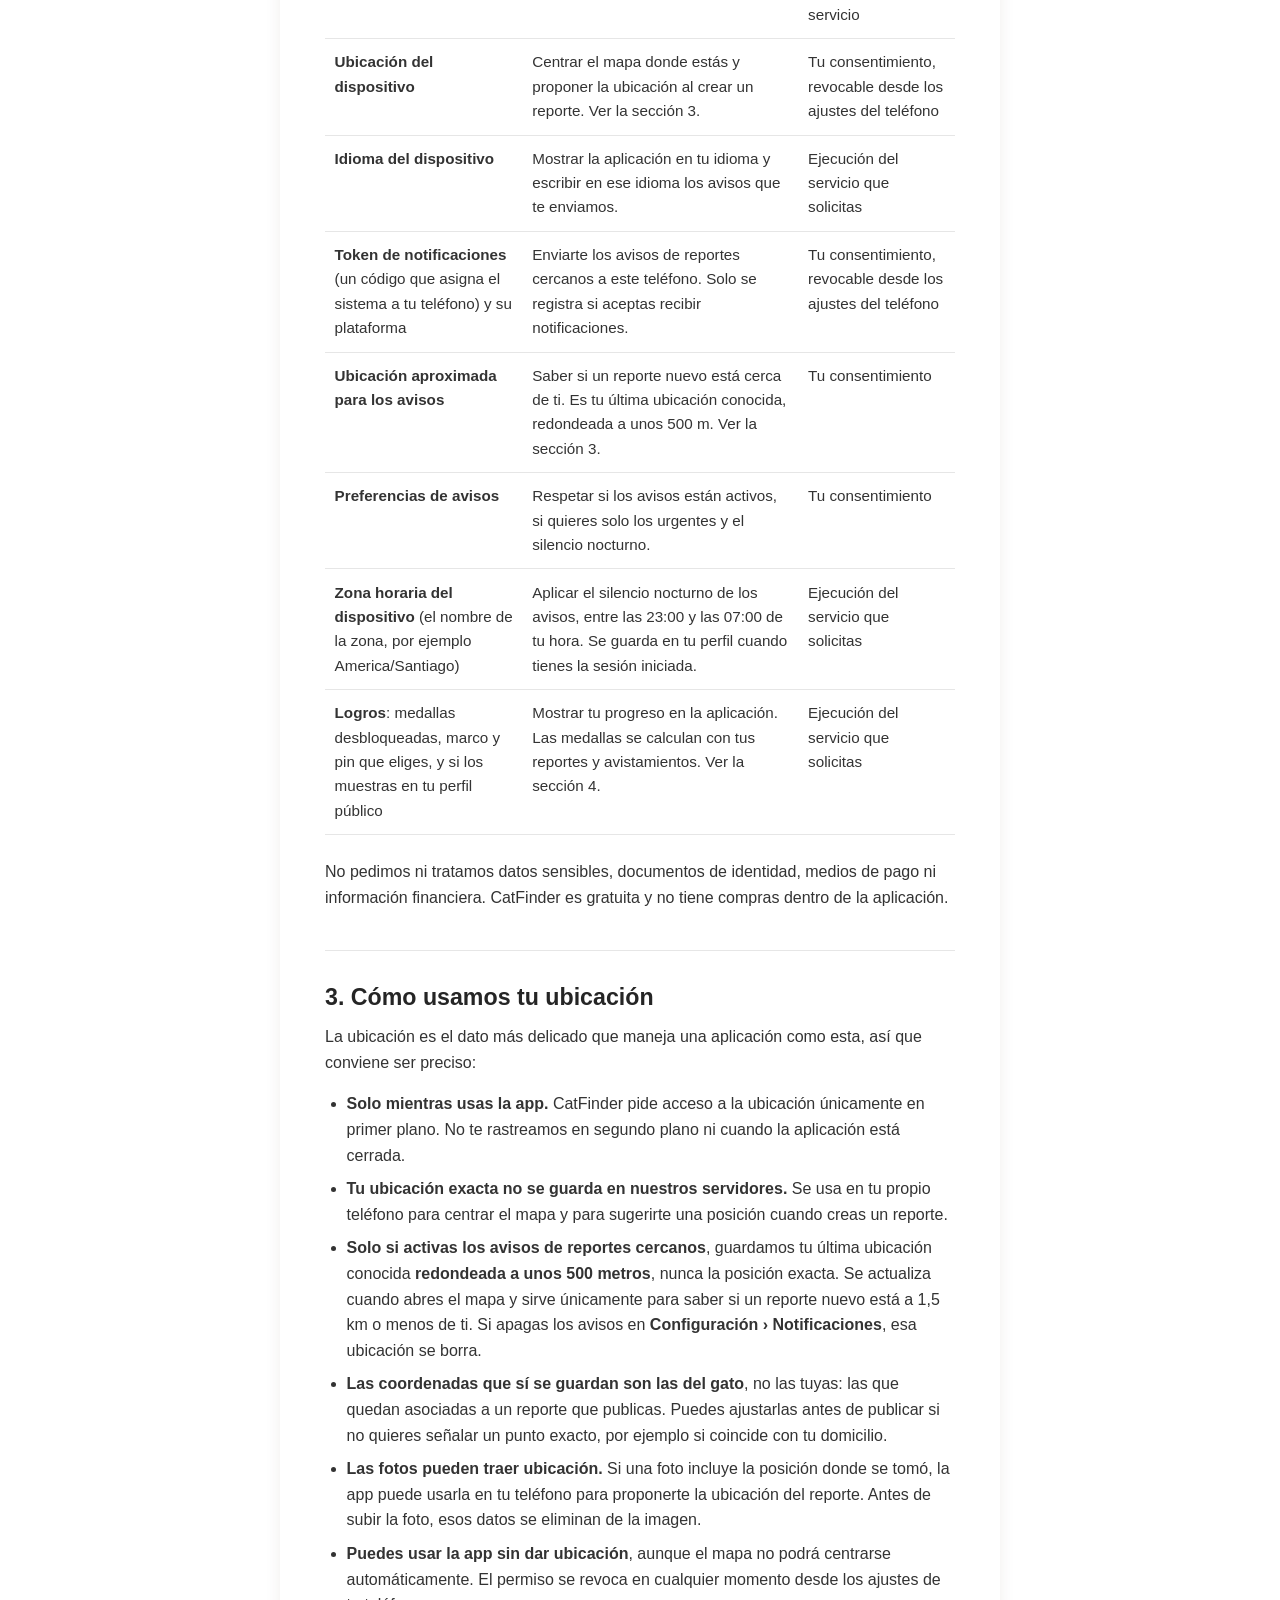
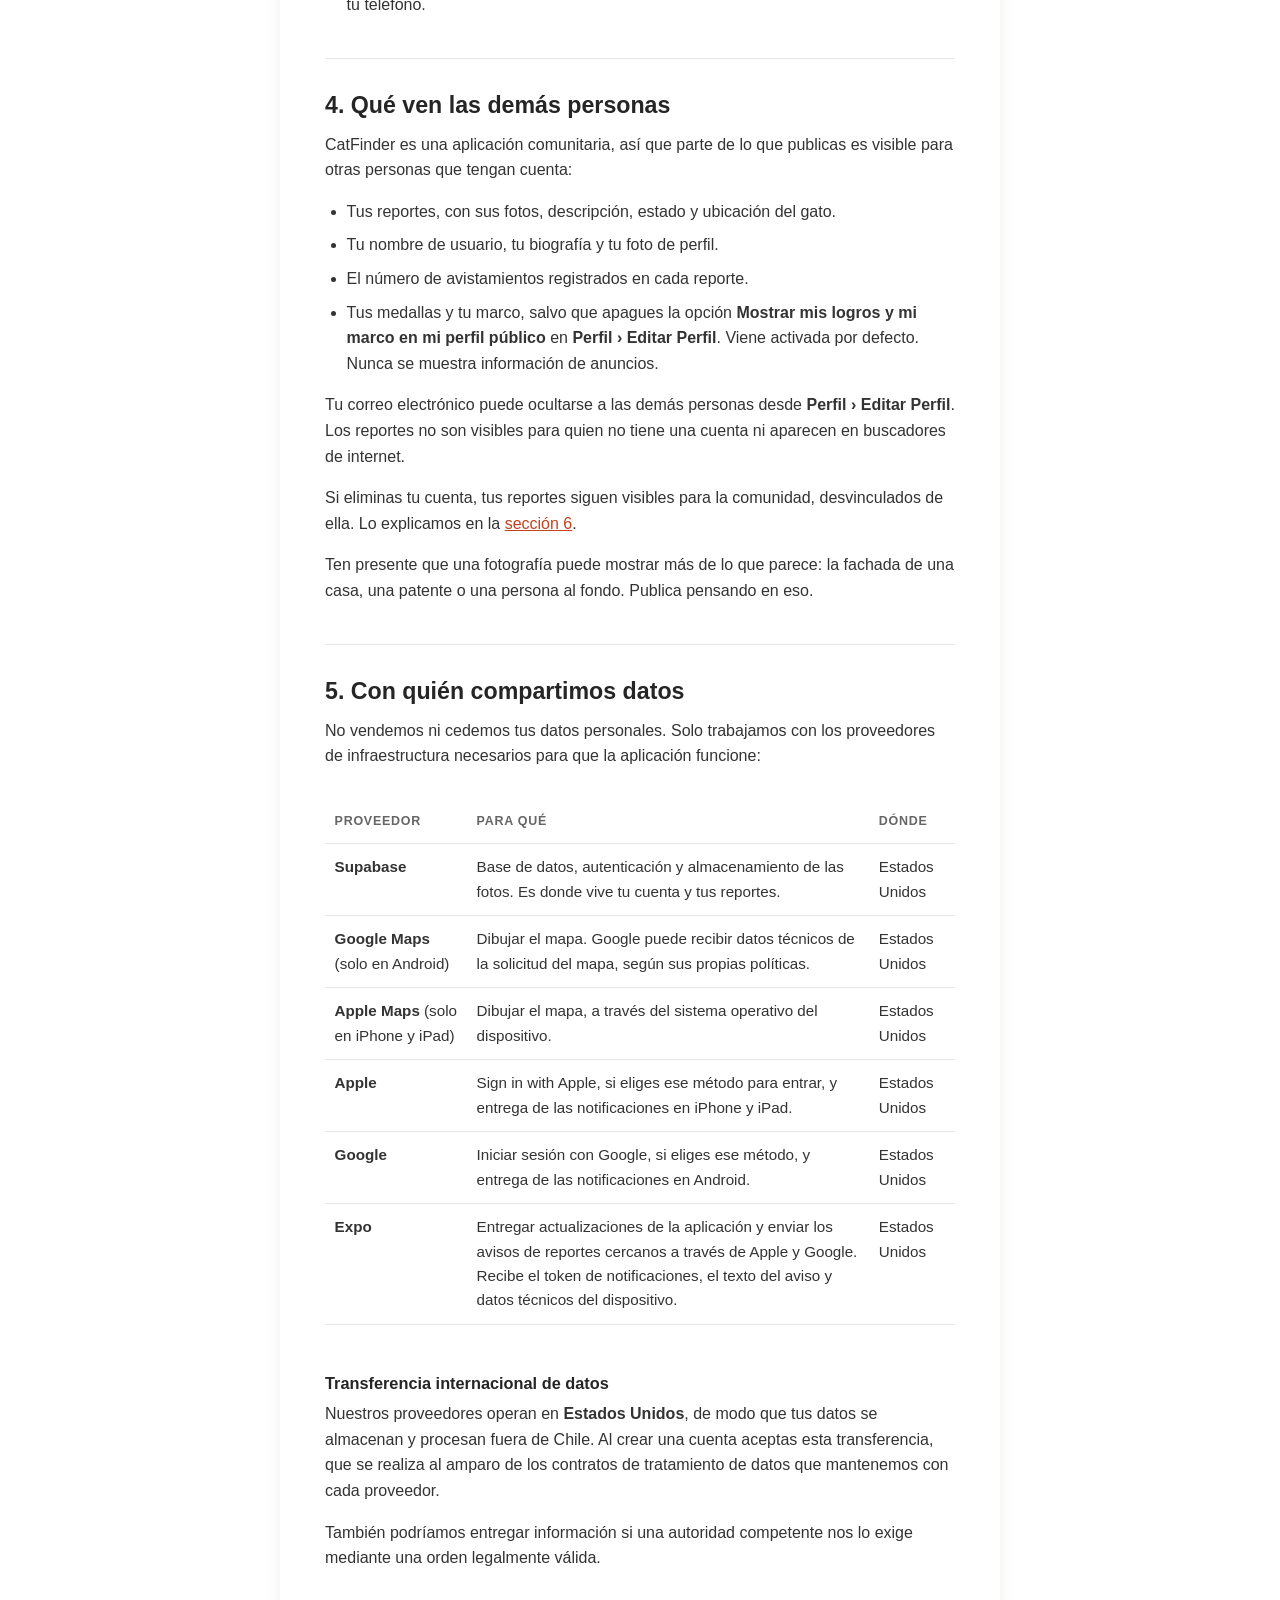
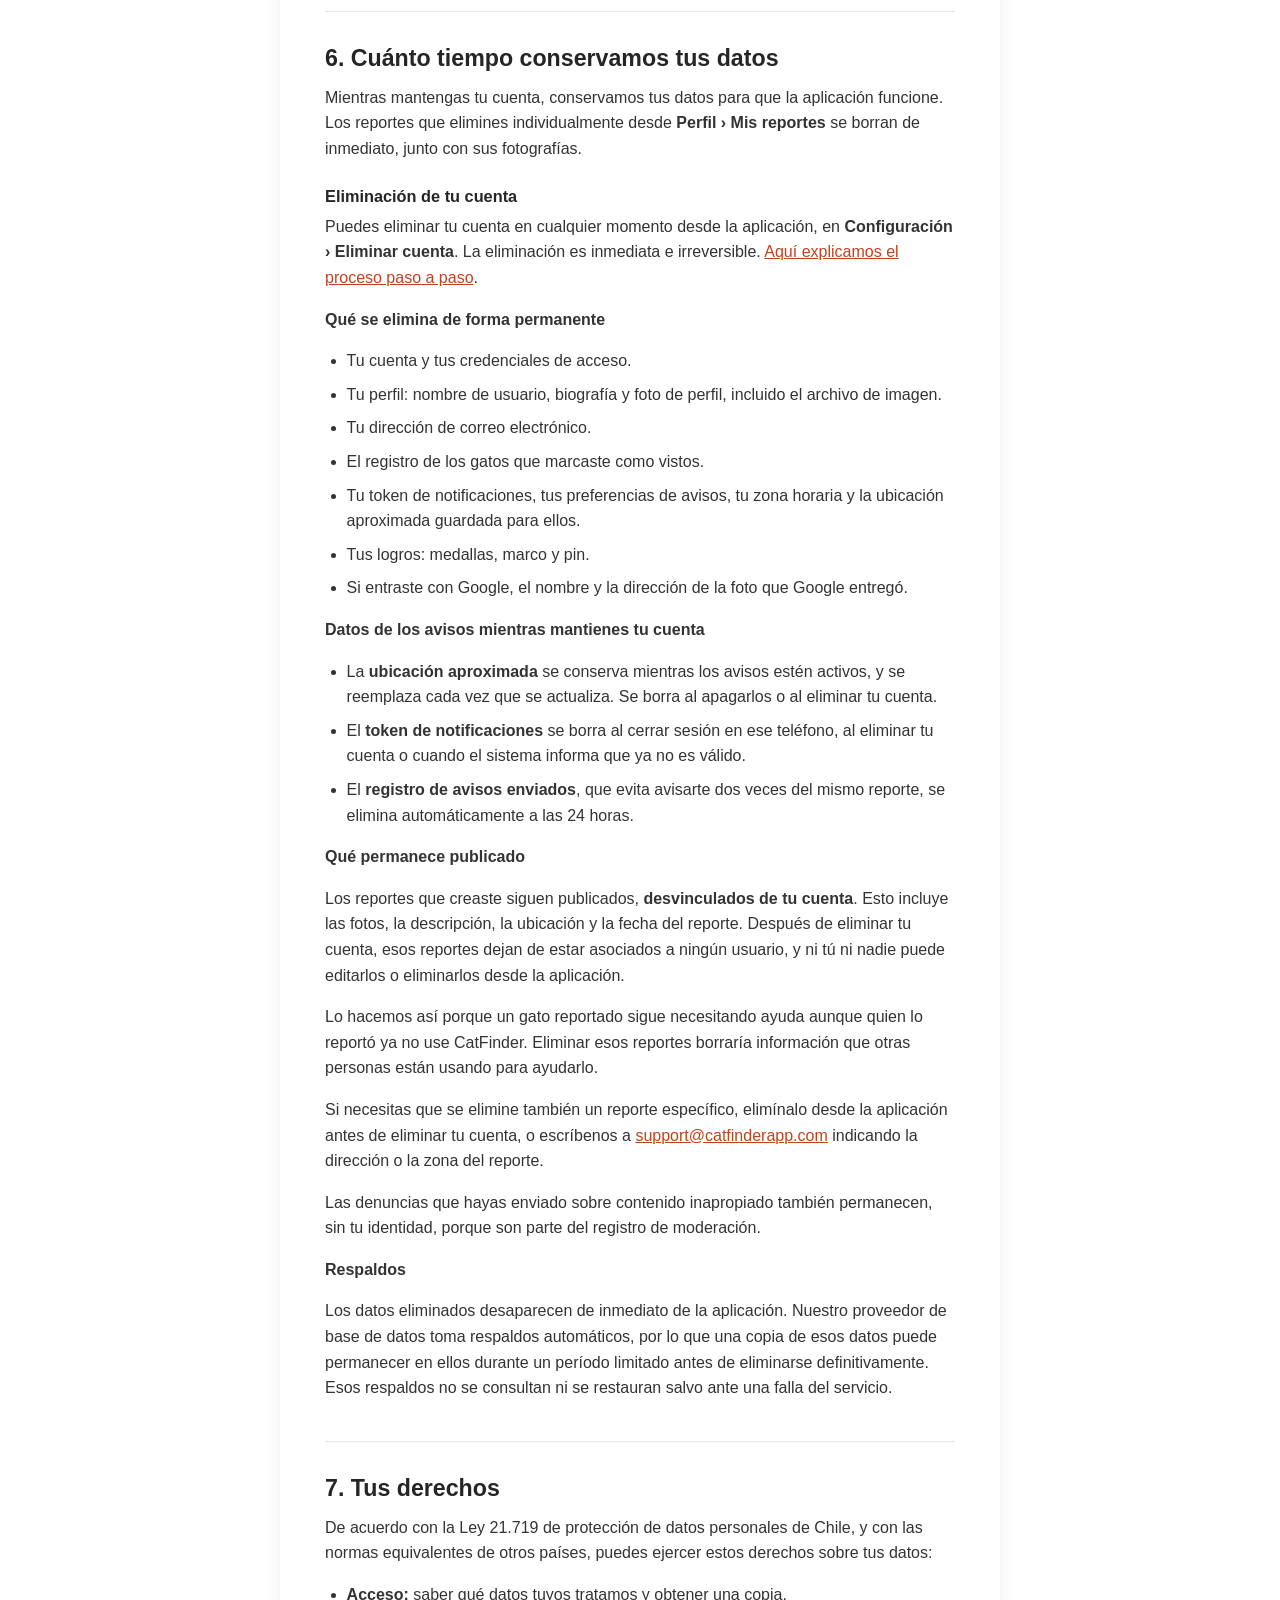
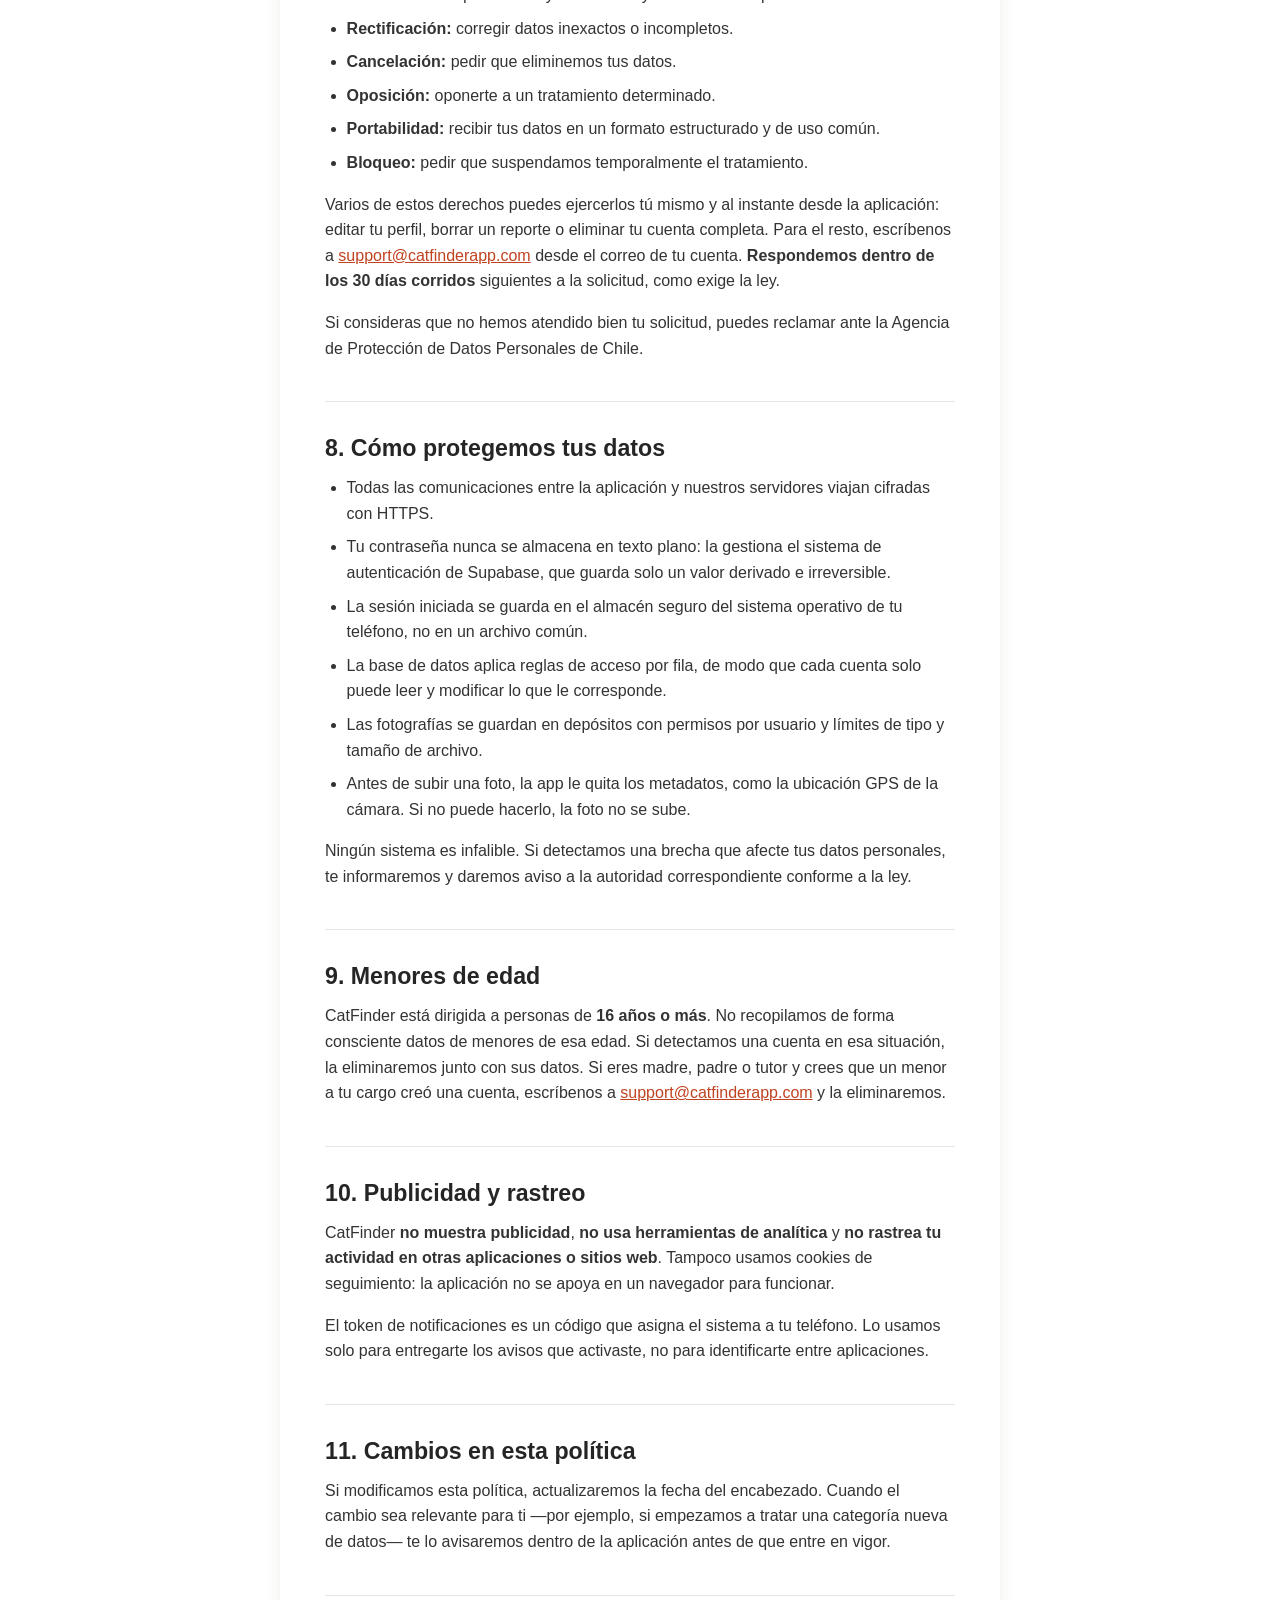
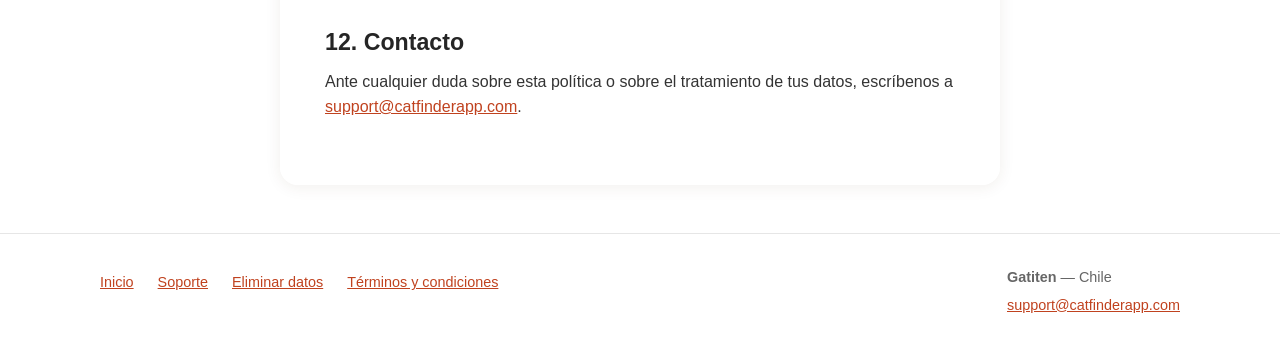
<file: privacidad/index.html>
<!DOCTYPE html>
<html lang="es">
<head>
<meta charset="UTF-8">
<meta name="viewport" content="width=device-width, initial-scale=1.0">
<title>Política de privacidad — CatFinder</title>
<meta name="description" content="Qué datos recopila CatFinder, para qué se usan, con quién se comparten, cuánto se conservan y cómo ejercer tus derechos.">
<link rel="icon" type="image/png" href="/favicon.png">
<link rel="stylesheet" href="/assets/estilos.css">
<link rel="canonical" href="https://catfinderapp.com/privacidad/">
<link rel="alternate" hreflang="es" href="https://catfinderapp.com/privacidad/">
<link rel="alternate" hreflang="en" href="https://catfinderapp.com/en/privacy/">
</head>
<body>

  <div class="fondo" aria-hidden="true"></div>

  <a class="saltar" href="#principal">Saltar al contenido</a>

  <header class="cabecera">
    <div class="cabecera__interior">
      <a class="marca" href="/">
        <img src="/assets/logo-gato.webp" alt="" width="360" height="600">
        <span>CatFinder</span>
      </a>
      <nav class="idiomas" aria-label="Idioma">
        <a href="/privacidad/" aria-current="true" lang="es">ES</a>
        <a href="/en/privacy/" lang="en">EN</a>
      </nav>
    </div>
  </header>

  <main id="principal">
    <div class="envoltura">
      <div class="panel panel--texto">
        <div class="contenido">

          <p class="etiqueta">Privacidad</p>
          <h1>Política de privacidad</h1>
          <p class="fecha-actualizacion">Última actualización: 12 de noviembre de 2026</p>

          <p class="bajada">
            <strong>CatFinder</strong> es una aplicación desarrollada por
            <strong>Gatiten</strong>, con domicilio en Chile. Esta política explica qué
            datos personales tratamos, con qué finalidad, con quién los compartimos, cuánto
            tiempo los conservamos y cómo puedes ejercer tus derechos sobre ellos.
          </p>

          <div class="aviso">
            <p>
              <strong>En resumen:</strong> CatFinder no vende tus datos, no muestra publicidad y
              no incorpora herramientas de analítica ni de rastreo entre aplicaciones. Los datos
              que tratamos son los que necesitas entregar para tener una cuenta, publicar
              reportes de gatos y, si lo activas, recibir avisos de reportes nuevos cerca de ti.
            </p>
          </div>

          <section class="bloque" id="responsable">
            <h2>1. Quién trata tus datos</h2>
            <p>
              El responsable del tratamiento es <strong>Gatiten</strong> (Chile).
              Para cualquier consulta sobre privacidad o para ejercer tus derechos, escríbenos a
              <a href="mailto:support@catfinderapp.com">support@catfinderapp.com</a>.
            </p>
          </section>

          <section class="bloque" id="datos">
            <h2>2. Qué datos tratamos y por qué</h2>

            <div class="tabla-scroll">
              <table>
                <thead>
                  <tr>
                    <th scope="col">Datos</th>
                    <th scope="col">Para qué</th>
                    <th scope="col">Base legal</th>
                  </tr>
                </thead>
                <tbody>
                  <tr>
                    <td><strong>Correo electrónico y contraseña</strong></td>
                    <td>Crear tu cuenta, identificarte al iniciar sesión y permitirte recuperar el acceso.</td>
                    <td>Ejecución del servicio que solicitas</td>
                  </tr>
                  <tr>
                    <td><strong>Identificador de Apple</strong>, si entras con Sign in with Apple</td>
                    <td>Autenticarte sin crear una contraseña. Si eliges ocultar tu correo, Apple nos entrega una dirección de reenvío y nunca vemos la real.</td>
                    <td>Ejecución del servicio que solicitas</td>
                  </tr>
                  <tr>
                    <td><strong>Identificador y correo de tu cuenta de Google</strong>, si entras con Google</td>
                    <td>Autenticarte sin crear una contraseña. Si entras con Google, recibimos también tu nombre y la dirección de tu foto de perfil de Google. Quedan en el sistema de autenticación, no los mostramos ni los usamos, y se borran al eliminar tu cuenta.</td>
                    <td>Ejecución del servicio que solicitas</td>
                  </tr>
                  <tr>
                    <td><strong>Nombre de usuario, biografía y foto de perfil</strong></td>
                    <td>Mostrar quién publicó cada reporte. Son opcionales y puedes editarlos o vaciarlos cuando quieras.</td>
                    <td>Tu consentimiento</td>
                  </tr>
                  <tr>
                    <td><strong>Reportes: fotos, descripción, estado de salud, tags y ubicación del gato</strong></td>
                    <td>Publicar el reporte para que la comunidad pueda encontrar y ayudar al gato.</td>
                    <td>Tu consentimiento</td>
                  </tr>
                  <tr>
                    <td><strong>Avistamientos</strong></td>
                    <td>Registrar que viste un gato ya reportado, para que se sepa dónde y cuándo estuvo por última vez.</td>
                    <td>Tu consentimiento</td>
                  </tr>
                  <tr>
                    <td><strong>Denuncias sobre reportes</strong></td>
                    <td>Moderar contenido inapropiado y proteger a la comunidad.</td>
                    <td>Interés legítimo en la seguridad del servicio</td>
                  </tr>
                  <tr>
                    <td><strong>Ubicación del dispositivo</strong></td>
                    <td>Centrar el mapa donde estás y proponer la ubicación al crear un reporte. Ver la sección 3.</td>
                    <td>Tu consentimiento, revocable desde los ajustes del teléfono</td>
                  </tr>
                  <tr>
                    <td><strong>Idioma del dispositivo</strong></td>
                    <td>Mostrar la aplicación en tu idioma y escribir en ese idioma los avisos que te enviamos.</td>
                    <td>Ejecución del servicio que solicitas</td>
                  </tr>
                  <tr>
                    <td><strong>Token de notificaciones</strong> (un código que asigna el sistema a tu teléfono) y su plataforma</td>
                    <td>Enviarte los avisos de reportes cercanos a este teléfono. Solo se registra si aceptas recibir notificaciones.</td>
                    <td>Tu consentimiento, revocable desde los ajustes del teléfono</td>
                  </tr>
                  <tr>
                    <td><strong>Ubicación aproximada para los avisos</strong></td>
                    <td>Saber si un reporte nuevo está cerca de ti. Es tu última ubicación conocida, redondeada a unos 500 m. Ver la sección 3.</td>
                    <td>Tu consentimiento</td>
                  </tr>
                  <tr>
                    <td><strong>Preferencias de avisos</strong></td>
                    <td>Respetar si los avisos están activos, si quieres solo los urgentes y el silencio nocturno.</td>
                    <td>Tu consentimiento</td>
                  </tr>
                  <tr>
                    <td><strong>Zona horaria del dispositivo</strong> (el nombre de la zona, por ejemplo America/Santiago)</td>
                    <td>Aplicar el silencio nocturno de los avisos, entre las 23:00 y las 07:00 de tu hora. Se guarda en tu perfil cuando tienes la sesión iniciada.</td>
                    <td>Ejecución del servicio que solicitas</td>
                  </tr>
                  <tr>
                    <td><strong>Logros</strong>: medallas desbloqueadas, marco y pin que eliges, y si los muestras en tu perfil público</td>
                    <td>Mostrar tu progreso en la aplicación. Las medallas se calculan con tus reportes y avistamientos. Ver la sección 4.</td>
                    <td>Ejecución del servicio que solicitas</td>
                  </tr>
                </tbody>
              </table>
            </div>

            <p>
              No pedimos ni tratamos datos sensibles, documentos de identidad, medios de pago ni
              información financiera. CatFinder es gratuita y no tiene compras dentro de la
              aplicación.
            </p>
          </section>

          <section class="bloque" id="ubicacion">
            <h2>3. Cómo usamos tu ubicación</h2>
            <p>
              La ubicación es el dato más delicado que maneja una aplicación como esta, así que
              conviene ser preciso:
            </p>
            <ul>
              <li>
                <strong>Solo mientras usas la app.</strong> CatFinder pide acceso a la ubicación
                únicamente en primer plano. No te rastreamos en segundo plano ni cuando la
                aplicación está cerrada.
              </li>
              <li>
                <strong>Tu ubicación exacta no se guarda en nuestros servidores.</strong> Se usa en
                tu propio teléfono para centrar el mapa y para sugerirte una posición cuando creas
                un reporte.
              </li>
              <li>
                <strong>Solo si activas los avisos de reportes cercanos</strong>, guardamos tu
                última ubicación conocida <strong>redondeada a unos 500 metros</strong>, nunca la
                posición exacta. Se actualiza cuando abres el mapa y sirve únicamente para saber si
                un reporte nuevo está a 1,5 km o menos de ti. Si apagas los avisos en
                <strong>Configuración › Notificaciones</strong>, esa ubicación se borra.
              </li>
              <li>
                <strong>Las coordenadas que sí se guardan son las del gato</strong>, no las tuyas:
                las que quedan asociadas a un reporte que publicas. Puedes ajustarlas antes de
                publicar si no quieres señalar un punto exacto, por ejemplo si coincide con tu
                domicilio.
              </li>
              <li>
                <strong>Las fotos pueden traer ubicación.</strong> Si una foto incluye la posición
                donde se tomó, la app puede usarla en tu teléfono para proponerte la ubicación del
                reporte. Antes de subir la foto, esos datos se eliminan de la imagen.
              </li>
              <li>
                <strong>Puedes usar la app sin dar ubicación</strong>, aunque el mapa no podrá
                centrarse automáticamente. El permiso se revoca en cualquier momento desde los
                ajustes de tu teléfono.
              </li>
            </ul>
          </section>

          <section class="bloque" id="publico">
            <h2>4. Qué ven las demás personas</h2>
            <p>
              CatFinder es una aplicación comunitaria, así que parte de lo que publicas es visible
              para otras personas que tengan cuenta:
            </p>
            <ul>
              <li>Tus reportes, con sus fotos, descripción, estado y ubicación del gato.</li>
              <li>Tu nombre de usuario, tu biografía y tu foto de perfil.</li>
              <li>El número de avistamientos registrados en cada reporte.</li>
              <li>Tus medallas y tu marco, salvo que apagues la opción <strong>Mostrar mis logros y mi marco en mi perfil público</strong> en <strong>Perfil › Editar Perfil</strong>. Viene activada por defecto. Nunca se muestra información de anuncios.</li>
            </ul>
            <p>
              Tu correo electrónico puede ocultarse a las demás personas desde
              <strong>Perfil › Editar Perfil</strong>. Los reportes no son visibles para quien no
              tiene una cuenta ni aparecen en buscadores de internet.
            </p>
            <p>
              Si eliminas tu cuenta, tus reportes siguen visibles para la comunidad, desvinculados
              de ella. Lo explicamos en la <a href="#eliminacion-cuenta">sección 6</a>.
            </p>
            <p>
              Ten presente que una fotografía puede mostrar más de lo que parece: la fachada de una
              casa, una patente o una persona al fondo. Publica pensando en eso.
            </p>
          </section>

          <section class="bloque" id="terceros">
            <h2>5. Con quién compartimos datos</h2>
            <p>
              No vendemos ni cedemos tus datos personales. Solo trabajamos con los proveedores de
              infraestructura necesarios para que la aplicación funcione:
            </p>

            <div class="tabla-scroll">
              <table>
                <thead>
                  <tr>
                    <th scope="col">Proveedor</th>
                    <th scope="col">Para qué</th>
                    <th scope="col">Dónde</th>
                  </tr>
                </thead>
                <tbody>
                  <tr>
                    <td><strong>Supabase</strong></td>
                    <td>Base de datos, autenticación y almacenamiento de las fotos. Es donde vive tu cuenta y tus reportes.</td>
                    <td>Estados Unidos</td>
                  </tr>
                  <tr>
                    <td><strong>Google Maps</strong> (solo en Android)</td>
                    <td>Dibujar el mapa. Google puede recibir datos técnicos de la solicitud del mapa, según sus propias políticas.</td>
                    <td>Estados Unidos</td>
                  </tr>
                  <tr>
                    <td><strong>Apple Maps</strong> (solo en iPhone y iPad)</td>
                    <td>Dibujar el mapa, a través del sistema operativo del dispositivo.</td>
                    <td>Estados Unidos</td>
                  </tr>
                  <tr>
                    <td><strong>Apple</strong></td>
                    <td>Sign in with Apple, si eliges ese método para entrar, y entrega de las notificaciones en iPhone y iPad.</td>
                    <td>Estados Unidos</td>
                  </tr>
                  <tr>
                    <td><strong>Google</strong></td>
                    <td>Iniciar sesión con Google, si eliges ese método, y entrega de las notificaciones en Android.</td>
                    <td>Estados Unidos</td>
                  </tr>
                  <tr>
                    <td><strong>Expo</strong></td>
                    <td>Entregar actualizaciones de la aplicación y enviar los avisos de reportes cercanos a través de Apple y Google. Recibe el token de notificaciones, el texto del aviso y datos técnicos del dispositivo.</td>
                    <td>Estados Unidos</td>
                  </tr>
                </tbody>
              </table>
            </div>

            <h3>Transferencia internacional de datos</h3>
            <p>
              Nuestros proveedores operan en <strong>Estados Unidos</strong>, de modo que tus datos
              se almacenan y procesan fuera de Chile. Al crear una cuenta aceptas esta
              transferencia, que se realiza al amparo de los contratos de tratamiento de datos que
              mantenemos con cada proveedor.
            </p>
            <p>
              También podríamos entregar información si una autoridad competente nos lo exige
              mediante una orden legalmente válida.
            </p>
          </section>

          <section class="bloque" id="conservacion">
            <h2>6. Cuánto tiempo conservamos tus datos</h2>

            <p>
              Mientras mantengas tu cuenta, conservamos tus datos para que la aplicación funcione.
              Los reportes que elimines individualmente desde <strong>Perfil › Mis reportes</strong>
              se borran de inmediato, junto con sus fotografías.
            </p>

            <h3 id="eliminacion-cuenta">Eliminación de tu cuenta</h3>
            <p>
              Puedes eliminar tu cuenta en cualquier momento desde la aplicación, en
              <strong>Configuración › Eliminar cuenta</strong>. La eliminación es inmediata e
              irreversible. <a href="/eliminar-datos/">Aquí explicamos el proceso paso a paso</a>.
            </p>

            <p><strong>Qué se elimina de forma permanente</strong></p>
            <ul>
              <li>Tu cuenta y tus credenciales de acceso.</li>
              <li>Tu perfil: nombre de usuario, biografía y foto de perfil, incluido el archivo de imagen.</li>
              <li>Tu dirección de correo electrónico.</li>
              <li>El registro de los gatos que marcaste como vistos.</li>
              <li>Tu token de notificaciones, tus preferencias de avisos, tu zona horaria y la ubicación aproximada guardada para ellos.</li>
              <li>Tus logros: medallas, marco y pin.</li>
              <li>Si entraste con Google, el nombre y la dirección de la foto que Google entregó.</li>
            </ul>

            <p><strong>Datos de los avisos mientras mantienes tu cuenta</strong></p>
            <ul>
              <li>La <strong>ubicación aproximada</strong> se conserva mientras los avisos estén activos, y se reemplaza cada vez que se actualiza. Se borra al apagarlos o al eliminar tu cuenta.</li>
              <li>El <strong>token de notificaciones</strong> se borra al cerrar sesión en ese teléfono, al eliminar tu cuenta o cuando el sistema informa que ya no es válido.</li>
              <li>El <strong>registro de avisos enviados</strong>, que evita avisarte dos veces del mismo reporte, se elimina automáticamente a las 24 horas.</li>
            </ul>

            <p><strong>Qué permanece publicado</strong></p>
            <p>
              Los reportes que creaste siguen publicados, <strong>desvinculados de tu cuenta</strong>.
              Esto incluye las fotos, la descripción, la ubicación y la fecha del reporte. Después de
              eliminar tu cuenta, esos reportes dejan de estar asociados a ningún usuario, y ni tú ni
              nadie puede editarlos o eliminarlos desde la aplicación.
            </p>
            <p>
              Lo hacemos así porque un gato reportado sigue necesitando ayuda aunque quien lo
              reportó ya no use CatFinder. Eliminar esos reportes borraría información que otras
              personas están usando para ayudarlo.
            </p>
            <p>
              Si necesitas que se elimine también un reporte específico, elimínalo desde la
              aplicación antes de eliminar tu cuenta, o escríbenos a
              <a href="mailto:support@catfinderapp.com?subject=Eliminar%20un%20reporte">support@catfinderapp.com</a>
              indicando la dirección o la zona del reporte.
            </p>
            <p>
              Las denuncias que hayas enviado sobre contenido inapropiado también permanecen, sin tu
              identidad, porque son parte del registro de moderación.
            </p>

            <p><strong>Respaldos</strong></p>
            <p>
              Los datos eliminados desaparecen de inmediato de la aplicación. Nuestro proveedor de
              base de datos toma respaldos automáticos, por lo que una copia de esos datos puede
              permanecer en ellos durante un período limitado antes de eliminarse definitivamente.
              Esos respaldos no se consultan ni se restauran salvo ante una falla del servicio.
            </p>
          </section>

          <section class="bloque" id="derechos">
            <h2>7. Tus derechos</h2>
            <p>
              De acuerdo con la Ley 21.719 de protección de datos personales de Chile, y con las
              normas equivalentes de otros países, puedes ejercer estos derechos sobre tus datos:
            </p>
            <ul>
              <li><strong>Acceso:</strong> saber qué datos tuyos tratamos y obtener una copia.</li>
              <li><strong>Rectificación:</strong> corregir datos inexactos o incompletos.</li>
              <li><strong>Cancelación:</strong> pedir que eliminemos tus datos.</li>
              <li><strong>Oposición:</strong> oponerte a un tratamiento determinado.</li>
              <li><strong>Portabilidad:</strong> recibir tus datos en un formato estructurado y de uso común.</li>
              <li><strong>Bloqueo:</strong> pedir que suspendamos temporalmente el tratamiento.</li>
            </ul>
            <p>
              Varios de estos derechos puedes ejercerlos tú mismo y al instante desde la
              aplicación: editar tu perfil, borrar un reporte o eliminar tu cuenta completa. Para
              el resto, escríbenos a
              <a href="mailto:support@catfinderapp.com?subject=Ejercicio%20de%20derechos">support@catfinderapp.com</a>
              desde el correo de tu cuenta. <strong>Respondemos dentro de los 30 días corridos</strong>
              siguientes a la solicitud, como exige la ley.
            </p>
            <p>
              Si consideras que no hemos atendido bien tu solicitud, puedes reclamar ante la
              Agencia de Protección de Datos Personales de Chile.
            </p>
          </section>

          <section class="bloque" id="seguridad">
            <h2>8. Cómo protegemos tus datos</h2>
            <ul>
              <li>
                Todas las comunicaciones entre la aplicación y nuestros servidores viajan cifradas
                con HTTPS.
              </li>
              <li>
                Tu contraseña nunca se almacena en texto plano: la gestiona el sistema de
                autenticación de Supabase, que guarda solo un valor derivado e irreversible.
              </li>
              <li>
                La sesión iniciada se guarda en el almacén seguro del sistema operativo de tu
                teléfono, no en un archivo común.
              </li>
              <li>
                La base de datos aplica reglas de acceso por fila, de modo que cada cuenta solo
                puede leer y modificar lo que le corresponde.
              </li>
              <li>
                Las fotografías se guardan en depósitos con permisos por usuario y límites de tipo
                y tamaño de archivo.
              </li>
              <li>
                Antes de subir una foto, la app le quita los metadatos, como la ubicación GPS de la
                cámara. Si no puede hacerlo, la foto no se sube.
              </li>
            </ul>
            <p>
              Ningún sistema es infalible. Si detectamos una brecha que afecte tus datos
              personales, te informaremos y daremos aviso a la autoridad correspondiente conforme a
              la ley.
            </p>
          </section>

          <section class="bloque" id="menores">
            <h2>9. Menores de edad</h2>
            <p>
              CatFinder está dirigida a personas de <strong>16 años o más</strong>. No recopilamos
              de forma consciente datos de menores de esa edad. Si detectamos una cuenta en esa
              situación, la eliminaremos junto con sus datos. Si eres madre, padre o tutor y crees
              que un menor a tu cargo creó una cuenta, escríbenos a
              <a href="mailto:support@catfinderapp.com">support@catfinderapp.com</a> y la
              eliminaremos.
            </p>
          </section>

          <section class="bloque" id="rastreo">
            <h2>10. Publicidad y rastreo</h2>
            <p>
              CatFinder <strong>no muestra publicidad</strong>, <strong>no usa herramientas de
              analítica</strong> y <strong>no rastrea tu actividad en otras aplicaciones o sitios
              web</strong>. Tampoco usamos cookies de seguimiento: la aplicación no se apoya en un
              navegador para funcionar.
            </p>
            <p>
              El token de notificaciones es un código que asigna el sistema a tu teléfono. Lo
              usamos solo para entregarte los avisos que activaste, no para identificarte entre
              aplicaciones.
            </p>
          </section>

          <section class="bloque" id="cambios">
            <h2>11. Cambios en esta política</h2>
            <p>
              Si modificamos esta política, actualizaremos la fecha del encabezado. Cuando el
              cambio sea relevante para ti —por ejemplo, si empezamos a tratar una categoría nueva
              de datos— te lo avisaremos dentro de la aplicación antes de que entre en vigor.
            </p>
          </section>

          <section class="bloque" id="contacto">
            <h2>12. Contacto</h2>
            <p>
              Ante cualquier duda sobre esta política o sobre el tratamiento de tus datos,
              escríbenos a <a href="mailto:support@catfinderapp.com">support@catfinderapp.com</a>.
            </p>
          </section>

        </div>
      </div>
    </div>
  </main>

  <footer class="pie">
    <div class="pie__interior">
      <nav aria-label="Enlaces del sitio">
        <ul>
          <li><a href="/">Inicio</a></li>
          <li><a href="/soporte/">Soporte</a></li>
          <li><a href="/eliminar-datos/">Eliminar datos</a></li>
          <li><a href="/terminos/">Términos y condiciones</a></li>
        </ul>
      </nav>
      <div class="pie__legal">
        <p><strong>Gatiten</strong> — Chile</p>
        <p><a href="mailto:support@catfinderapp.com">support@catfinderapp.com</a></p>
      </div>
    </div>
  </footer>

</body>
</html>
</file>
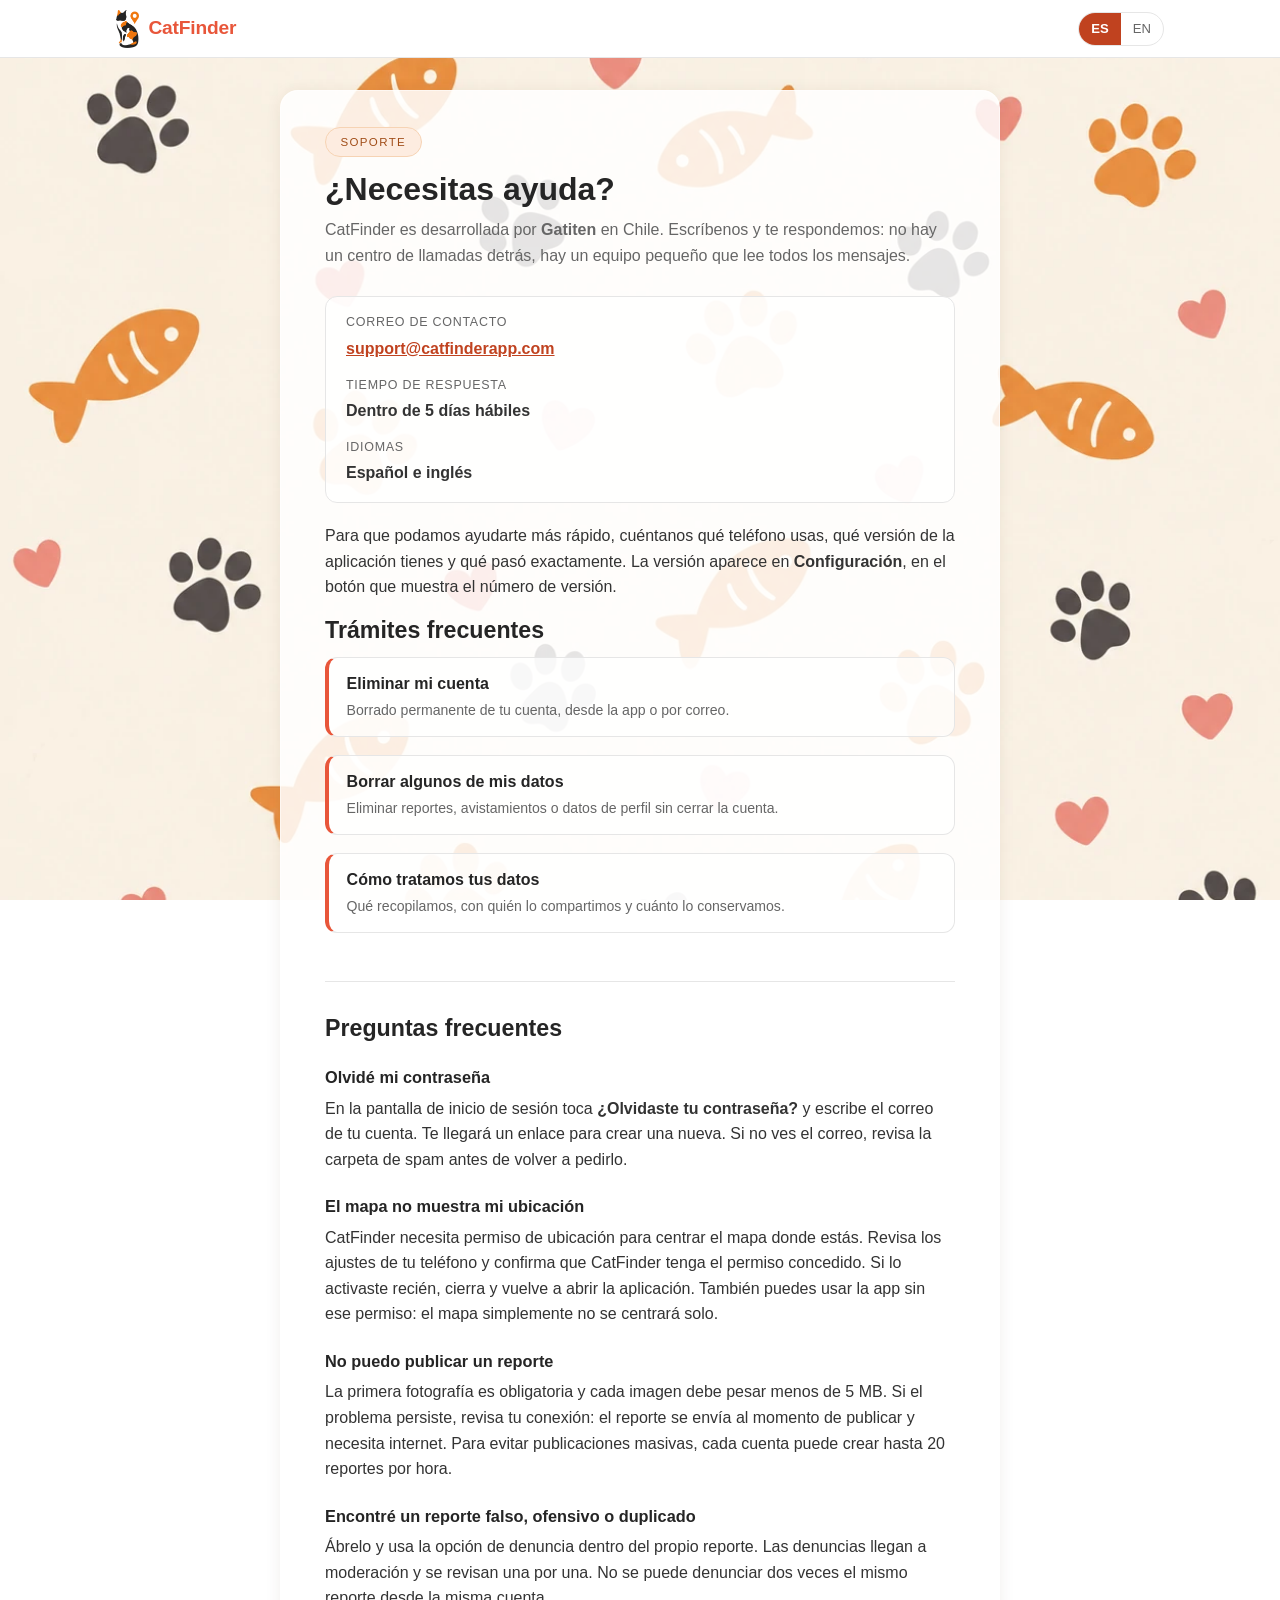
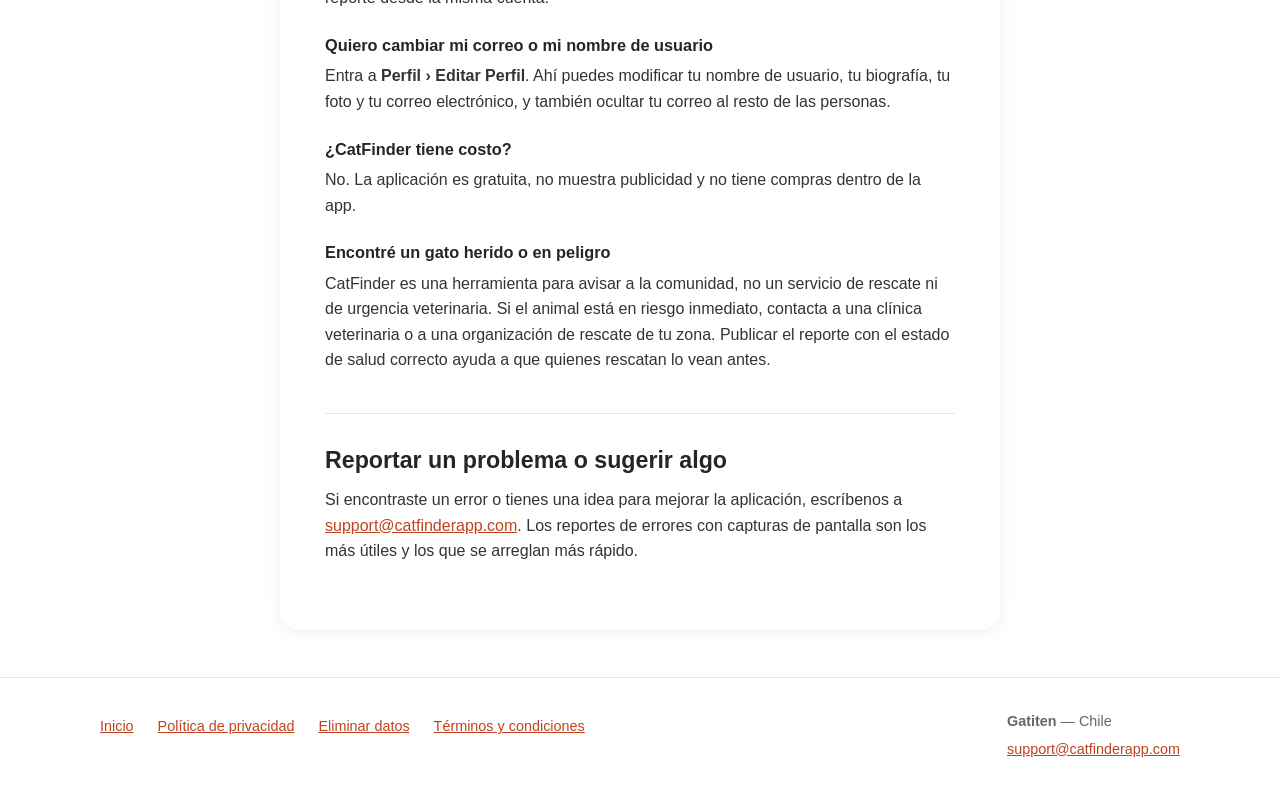
<file: soporte/index.html>
<!DOCTYPE html>
<html lang="es">
<head>
<meta charset="UTF-8">
<meta name="viewport" content="width=device-width, initial-scale=1.0">
<title>Soporte — CatFinder</title>
<meta name="description" content="Ayuda para usar CatFinder: cómo reportar un gato, problemas frecuentes y cómo contactar a Gatiten.">
<link rel="icon" type="image/png" href="/favicon.png">
<link rel="stylesheet" href="/assets/estilos.css">
<link rel="canonical" href="https://catfinderapp.com/soporte/">
<link rel="alternate" hreflang="es" href="https://catfinderapp.com/soporte/">
<link rel="alternate" hreflang="en" href="https://catfinderapp.com/en/support/">
</head>
<body>

  <div class="fondo" aria-hidden="true"></div>

  <a class="saltar" href="#principal">Saltar al contenido</a>

  <header class="cabecera">
    <div class="cabecera__interior">
      <a class="marca" href="/">
        <img src="/assets/logo-gato.webp" alt="" width="360" height="600">
        <span>CatFinder</span>
      </a>
      <nav class="idiomas" aria-label="Idioma">
        <a href="/soporte/" aria-current="true" lang="es">ES</a>
        <a href="/en/support/" lang="en">EN</a>
      </nav>
    </div>
  </header>

  <main id="principal">
    <div class="envoltura">
      <div class="panel panel--texto">
        <div class="contenido">

          <p class="etiqueta">Soporte</p>
          <h1>¿Necesitas ayuda?</h1>
          <p class="bajada">
            CatFinder es desarrollada por <strong>Gatiten</strong> en Chile. Escríbenos y
            te respondemos: no hay un centro de llamadas detrás, hay un equipo pequeño que lee
            todos los mensajes.
          </p>

          <div class="ficha">
            <dl>
              <dt>Correo de contacto</dt>
              <dd><a href="mailto:support@catfinderapp.com">support@catfinderapp.com</a></dd>
              <dt>Tiempo de respuesta</dt>
              <dd>Dentro de 5 días hábiles</dd>
              <dt>Idiomas</dt>
              <dd>Español e inglés</dd>
            </dl>
          </div>

          <p>
            Para que podamos ayudarte más rápido, cuéntanos qué teléfono usas, qué versión de la
            aplicación tienes y qué pasó exactamente. La versión aparece en
            <strong>Configuración</strong>, en el botón que muestra el número de versión.
          </p>

          <section class="bloque" id="atajos">
            <h2>Trámites frecuentes</h2>
            <ul class="tarjetas">
              <li>
                <a href="/eliminar-datos/#eliminar-cuenta">
                  <strong>Eliminar mi cuenta</strong>
                  <span>Borrado permanente de tu cuenta, desde la app o por correo.</span>
                </a>
              </li>
              <li>
                <a href="/eliminar-datos/#eliminar-datos">
                  <strong>Borrar algunos de mis datos</strong>
                  <span>Eliminar reportes, avistamientos o datos de perfil sin cerrar la cuenta.</span>
                </a>
              </li>
              <li>
                <a href="/privacidad/">
                  <strong>Cómo tratamos tus datos</strong>
                  <span>Qué recopilamos, con quién lo compartimos y cuánto lo conservamos.</span>
                </a>
              </li>
            </ul>
          </section>

          <section class="bloque" id="preguntas">
            <h2>Preguntas frecuentes</h2>

            <h3>Olvidé mi contraseña</h3>
            <p>
              En la pantalla de inicio de sesión toca <strong>¿Olvidaste tu contraseña?</strong> y
              escribe el correo de tu cuenta. Te llegará un enlace para crear una nueva. Si no ves
              el correo, revisa la carpeta de spam antes de volver a pedirlo.
            </p>

            <h3>El mapa no muestra mi ubicación</h3>
            <p>
              CatFinder necesita permiso de ubicación para centrar el mapa donde estás. Revisa los
              ajustes de tu teléfono y confirma que CatFinder tenga el permiso concedido. Si lo
              activaste recién, cierra y vuelve a abrir la aplicación. También puedes usar la app
              sin ese permiso: el mapa simplemente no se centrará solo.
            </p>

            <h3>No puedo publicar un reporte</h3>
            <p>
              La primera fotografía es obligatoria y cada imagen debe pesar menos de 5 MB. Si el
              problema persiste, revisa tu conexión: el reporte se envía al momento de publicar y
              necesita internet. Para evitar publicaciones masivas, cada cuenta puede crear hasta
              20 reportes por hora.
            </p>

            <h3>Encontré un reporte falso, ofensivo o duplicado</h3>
            <p>
              Ábrelo y usa la opción de denuncia dentro del propio reporte. Las denuncias llegan a
              moderación y se revisan una por una. No se puede denunciar dos veces el mismo
              reporte desde la misma cuenta.
            </p>

            <h3>Quiero cambiar mi correo o mi nombre de usuario</h3>
            <p>
              Entra a <strong>Perfil › Editar Perfil</strong>. Ahí puedes modificar tu nombre de
              usuario, tu biografía, tu foto y tu correo electrónico, y también ocultar tu correo
              al resto de las personas.
            </p>

            <h3>¿CatFinder tiene costo?</h3>
            <p>
              No. La aplicación es gratuita, no muestra publicidad y no tiene compras dentro de la
              app.
            </p>

            <h3>Encontré un gato herido o en peligro</h3>
            <p>
              CatFinder es una herramienta para avisar a la comunidad, no un servicio de rescate ni
              de urgencia veterinaria. Si el animal está en riesgo inmediato, contacta a una clínica
              veterinaria o a una organización de rescate de tu zona. Publicar el reporte con el
              estado de salud correcto ayuda a que quienes rescatan lo vean antes.
            </p>
          </section>

          <section class="bloque" id="reportar-problema">
            <h2>Reportar un problema o sugerir algo</h2>
            <p>
              Si encontraste un error o tienes una idea para mejorar la aplicación, escríbenos a
              <a href="mailto:support@catfinderapp.com?subject=Reporte%20de%20problema">support@catfinderapp.com</a>.
              Los reportes de errores con capturas de pantalla son los más útiles y los que se
              arreglan más rápido.
            </p>
          </section>

        </div>
      </div>
    </div>
  </main>

  <footer class="pie">
    <div class="pie__interior">
      <nav aria-label="Enlaces del sitio">
        <ul>
          <li><a href="/">Inicio</a></li>
          <li><a href="/privacidad/">Política de privacidad</a></li>
          <li><a href="/eliminar-datos/">Eliminar datos</a></li>
          <li><a href="/terminos/">Términos y condiciones</a></li>
        </ul>
      </nav>
      <div class="pie__legal">
        <p><strong>Gatiten</strong> — Chile</p>
        <p><a href="mailto:support@catfinderapp.com">support@catfinderapp.com</a></p>
      </div>
    </div>
  </footer>

</body>
</html>
</file>
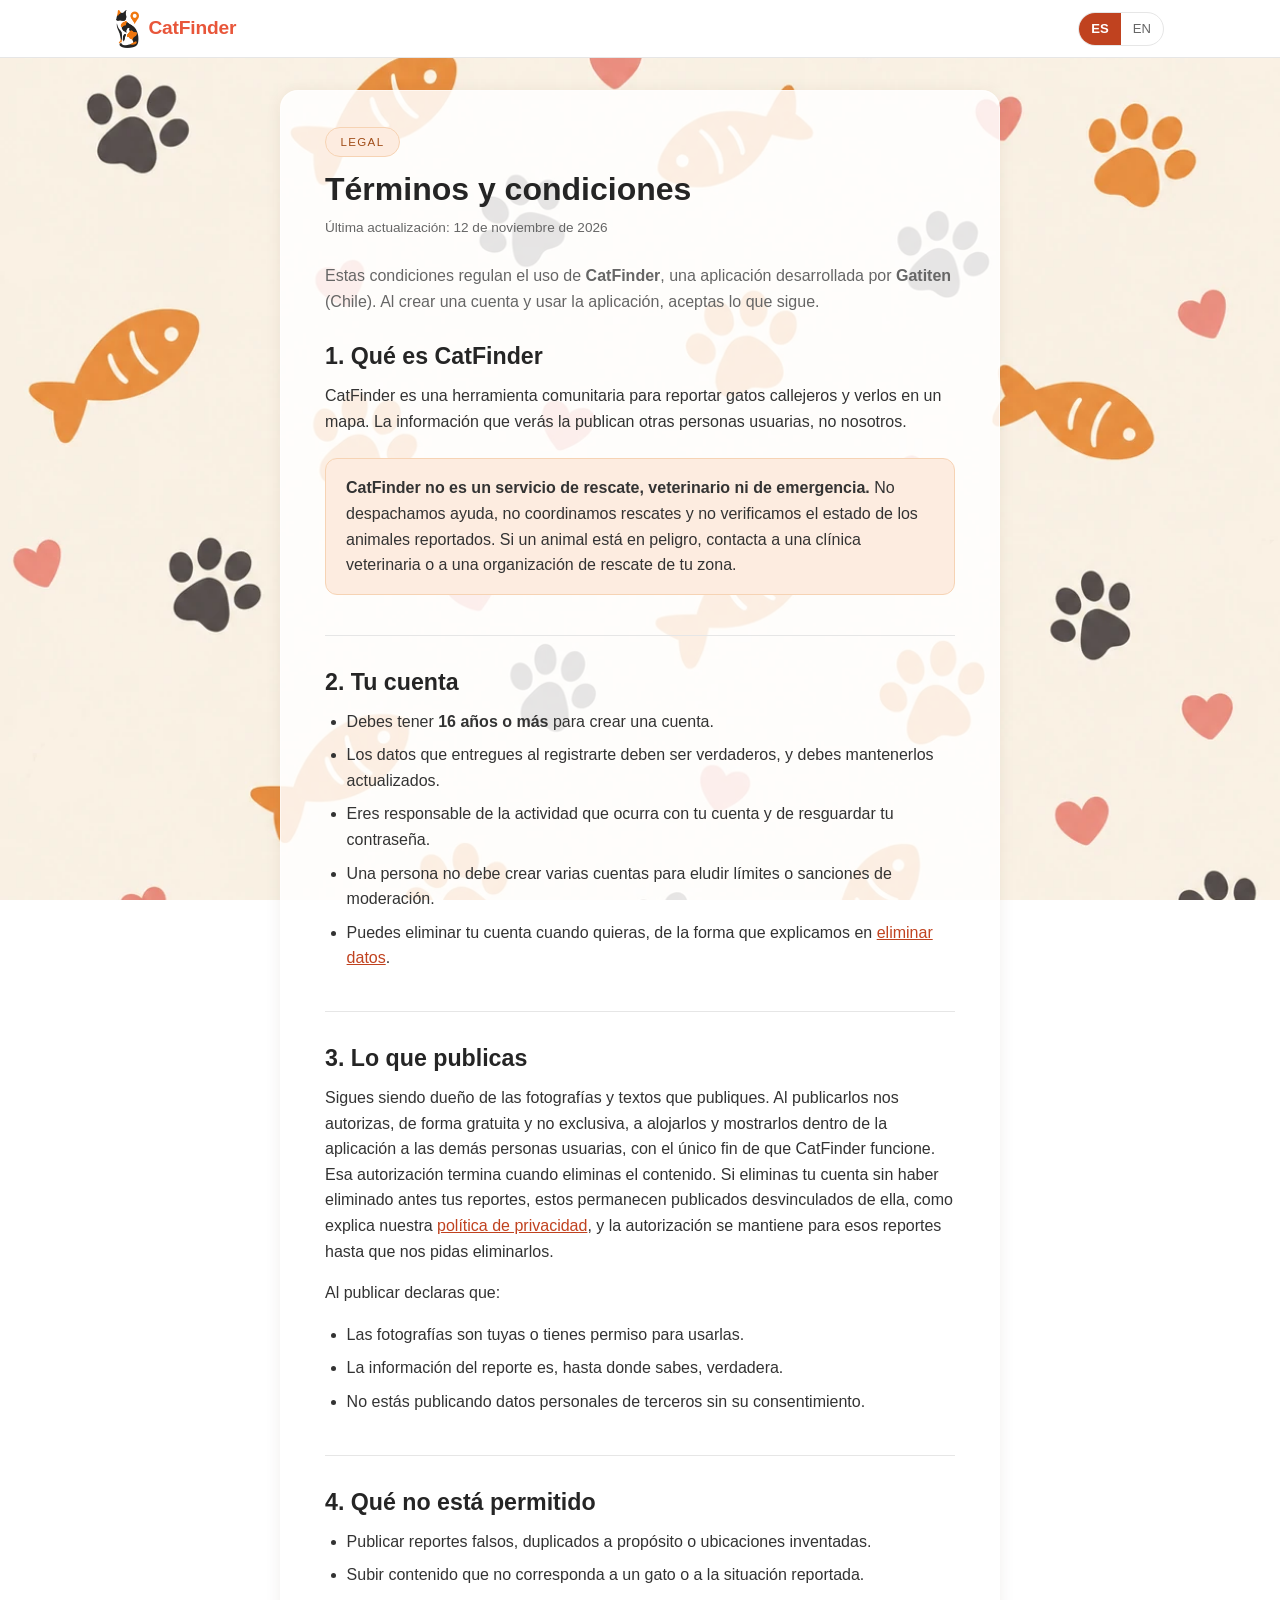
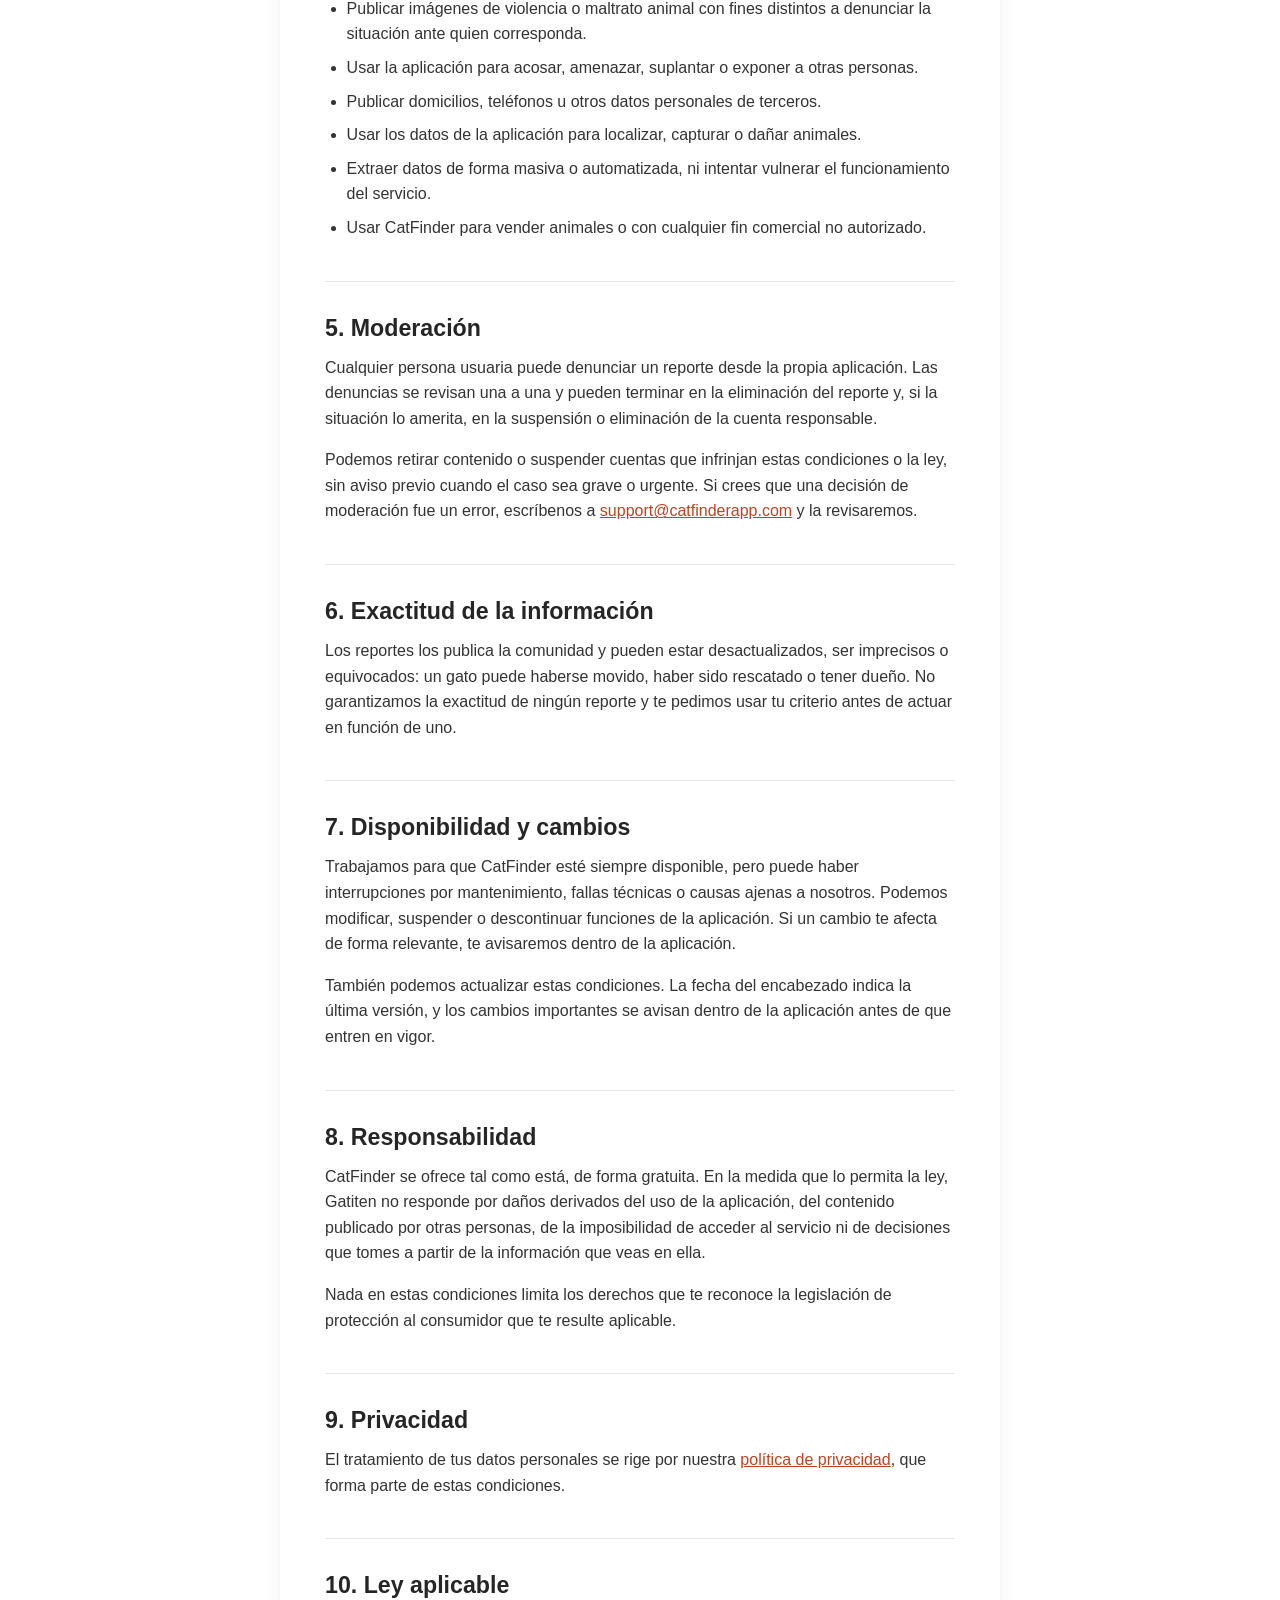
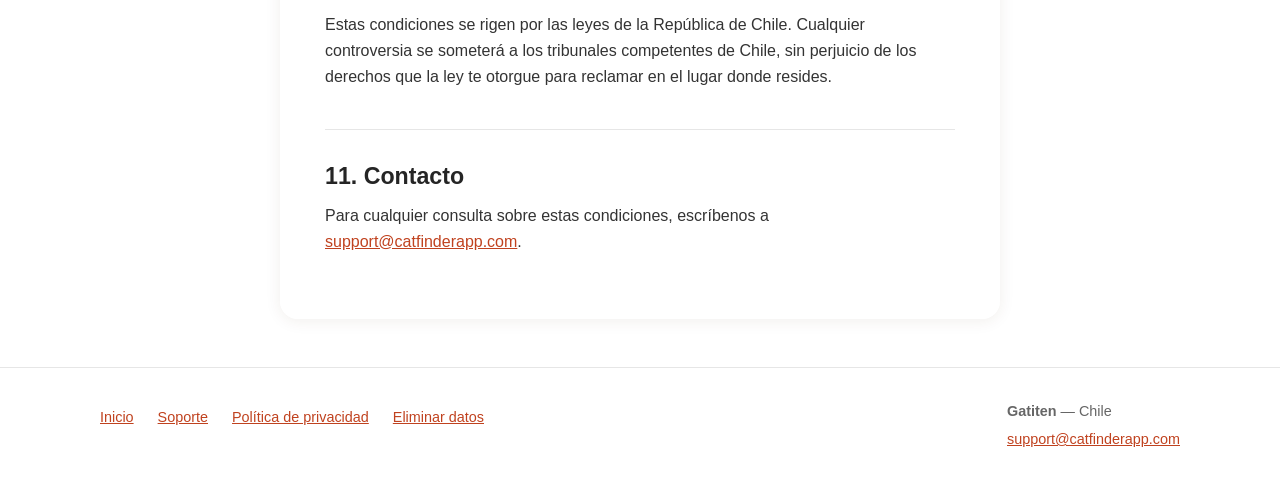
<file: terminos/index.html>
<!DOCTYPE html>
<html lang="es">
<head>
<meta charset="UTF-8">
<meta name="viewport" content="width=device-width, initial-scale=1.0">
<title>Términos y condiciones — CatFinder</title>
<meta name="description" content="Condiciones de uso de CatFinder: reglas de la comunidad, contenido permitido, moderación y responsabilidades.">
<link rel="icon" type="image/png" href="/favicon.png">
<link rel="stylesheet" href="/assets/estilos.css">
<link rel="canonical" href="https://catfinderapp.com/terminos/">
<link rel="alternate" hreflang="es" href="https://catfinderapp.com/terminos/">
<link rel="alternate" hreflang="en" href="https://catfinderapp.com/en/terms/">
</head>
<body>

  <div class="fondo" aria-hidden="true"></div>

  <a class="saltar" href="#principal">Saltar al contenido</a>

  <header class="cabecera">
    <div class="cabecera__interior">
      <a class="marca" href="/">
        <img src="/assets/logo-gato.webp" alt="" width="360" height="600">
        <span>CatFinder</span>
      </a>
      <nav class="idiomas" aria-label="Idioma">
        <a href="/terminos/" aria-current="true" lang="es">ES</a>
        <a href="/en/terms/" lang="en">EN</a>
      </nav>
    </div>
  </header>

  <main id="principal">
    <div class="envoltura">
      <div class="panel panel--texto">
        <div class="contenido">

          <p class="etiqueta">Legal</p>
          <h1>Términos y condiciones</h1>
          <p class="fecha-actualizacion">Última actualización: 12 de noviembre de 2026</p>

          <p class="bajada">
            Estas condiciones regulan el uso de <strong>CatFinder</strong>, una aplicación
            desarrollada por <strong>Gatiten</strong> (Chile). Al crear una cuenta y usar
            la aplicación, aceptas lo que sigue.
          </p>

          <section class="bloque" id="servicio">
            <h2>1. Qué es CatFinder</h2>
            <p>
              CatFinder es una herramienta comunitaria para reportar gatos callejeros y verlos en un
              mapa. La información que verás la publican otras personas usuarias, no nosotros.
            </p>
            <div class="aviso">
              <p>
                <strong>CatFinder no es un servicio de rescate, veterinario ni de emergencia.</strong>
                No despachamos ayuda, no coordinamos rescates y no verificamos el estado de los
                animales reportados. Si un animal está en peligro, contacta a una clínica
                veterinaria o a una organización de rescate de tu zona.
              </p>
            </div>
          </section>

          <section class="bloque" id="cuenta">
            <h2>2. Tu cuenta</h2>
            <ul>
              <li>Debes tener <strong>16 años o más</strong> para crear una cuenta.</li>
              <li>Los datos que entregues al registrarte deben ser verdaderos, y debes mantenerlos actualizados.</li>
              <li>Eres responsable de la actividad que ocurra con tu cuenta y de resguardar tu contraseña.</li>
              <li>Una persona no debe crear varias cuentas para eludir límites o sanciones de moderación.</li>
              <li>Puedes eliminar tu cuenta cuando quieras, de la forma que explicamos en <a href="/eliminar-datos/">eliminar datos</a>.</li>
            </ul>
          </section>

          <section class="bloque" id="contenido">
            <h2>3. Lo que publicas</h2>
            <p>
              Sigues siendo dueño de las fotografías y textos que publiques. Al publicarlos nos
              autorizas, de forma gratuita y no exclusiva, a alojarlos y mostrarlos dentro de la
              aplicación a las demás personas usuarias, con el único fin de que CatFinder funcione.
              Esa autorización termina cuando eliminas el contenido. Si eliminas tu cuenta sin haber
              eliminado antes tus reportes, estos permanecen publicados desvinculados de ella, como
              explica nuestra <a href="/privacidad/#eliminacion-cuenta">política de privacidad</a>,
              y la autorización se mantiene para esos reportes hasta que nos pidas eliminarlos.
            </p>
            <p>Al publicar declaras que:</p>
            <ul>
              <li>Las fotografías son tuyas o tienes permiso para usarlas.</li>
              <li>La información del reporte es, hasta donde sabes, verdadera.</li>
              <li>No estás publicando datos personales de terceros sin su consentimiento.</li>
            </ul>
          </section>

          <section class="bloque" id="prohibido">
            <h2>4. Qué no está permitido</h2>
            <ul>
              <li>Publicar reportes falsos, duplicados a propósito o ubicaciones inventadas.</li>
              <li>Subir contenido que no corresponda a un gato o a la situación reportada.</li>
              <li>Publicar imágenes de violencia o maltrato animal con fines distintos a denunciar la situación ante quien corresponda.</li>
              <li>Usar la aplicación para acosar, amenazar, suplantar o exponer a otras personas.</li>
              <li>Publicar domicilios, teléfonos u otros datos personales de terceros.</li>
              <li>Usar los datos de la aplicación para localizar, capturar o dañar animales.</li>
              <li>Extraer datos de forma masiva o automatizada, ni intentar vulnerar el funcionamiento del servicio.</li>
              <li>Usar CatFinder para vender animales o con cualquier fin comercial no autorizado.</li>
            </ul>
          </section>

          <section class="bloque" id="moderacion">
            <h2>5. Moderación</h2>
            <p>
              Cualquier persona usuaria puede denunciar un reporte desde la propia aplicación. Las
              denuncias se revisan una a una y pueden terminar en la eliminación del reporte y, si
              la situación lo amerita, en la suspensión o eliminación de la cuenta responsable.
            </p>
            <p>
              Podemos retirar contenido o suspender cuentas que infrinjan estas condiciones o la
              ley, sin aviso previo cuando el caso sea grave o urgente. Si crees que una decisión
              de moderación fue un error, escríbenos a
              <a href="mailto:support@catfinderapp.com">support@catfinderapp.com</a> y la
              revisaremos.
            </p>
          </section>

          <section class="bloque" id="exactitud">
            <h2>6. Exactitud de la información</h2>
            <p>
              Los reportes los publica la comunidad y pueden estar desactualizados, ser imprecisos o
              equivocados: un gato puede haberse movido, haber sido rescatado o tener dueño. No
              garantizamos la exactitud de ningún reporte y te pedimos usar tu criterio antes de
              actuar en función de uno.
            </p>
          </section>

          <section class="bloque" id="disponibilidad">
            <h2>7. Disponibilidad y cambios</h2>
            <p>
              Trabajamos para que CatFinder esté siempre disponible, pero puede haber
              interrupciones por mantenimiento, fallas técnicas o causas ajenas a nosotros. Podemos
              modificar, suspender o descontinuar funciones de la aplicación. Si un cambio te
              afecta de forma relevante, te avisaremos dentro de la aplicación.
            </p>
            <p>
              También podemos actualizar estas condiciones. La fecha del encabezado indica la
              última versión, y los cambios importantes se avisan dentro de la aplicación antes de
              que entren en vigor.
            </p>
          </section>

          <section class="bloque" id="responsabilidad">
            <h2>8. Responsabilidad</h2>
            <p>
              CatFinder se ofrece tal como está, de forma gratuita. En la medida que lo permita la
              ley, Gatiten no responde por daños derivados del uso de la aplicación, del
              contenido publicado por otras personas, de la imposibilidad de acceder al servicio ni
              de decisiones que tomes a partir de la información que veas en ella.
            </p>
            <p>
              Nada en estas condiciones limita los derechos que te reconoce la legislación de
              protección al consumidor que te resulte aplicable.
            </p>
          </section>

          <section class="bloque" id="privacidad">
            <h2>9. Privacidad</h2>
            <p>
              El tratamiento de tus datos personales se rige por nuestra
              <a href="/privacidad/">política de privacidad</a>, que forma parte de estas
              condiciones.
            </p>
          </section>

          <section class="bloque" id="ley">
            <h2>10. Ley aplicable</h2>
            <p>
              Estas condiciones se rigen por las leyes de la República de Chile. Cualquier
              controversia se someterá a los tribunales competentes de Chile, sin perjuicio de los
              derechos que la ley te otorgue para reclamar en el lugar donde resides.
            </p>
          </section>

          <section class="bloque" id="contacto">
            <h2>11. Contacto</h2>
            <p>
              Para cualquier consulta sobre estas condiciones, escríbenos a
              <a href="mailto:support@catfinderapp.com">support@catfinderapp.com</a>.
            </p>
          </section>

        </div>
      </div>
    </div>
  </main>

  <footer class="pie">
    <div class="pie__interior">
      <nav aria-label="Enlaces del sitio">
        <ul>
          <li><a href="/">Inicio</a></li>
          <li><a href="/soporte/">Soporte</a></li>
          <li><a href="/privacidad/">Política de privacidad</a></li>
          <li><a href="/eliminar-datos/">Eliminar datos</a></li>
        </ul>
      </nav>
      <div class="pie__legal">
        <p><strong>Gatiten</strong> — Chile</p>
        <p><a href="mailto:support@catfinderapp.com">support@catfinderapp.com</a></p>
      </div>
    </div>
  </footer>

</body>
</html>
</file>
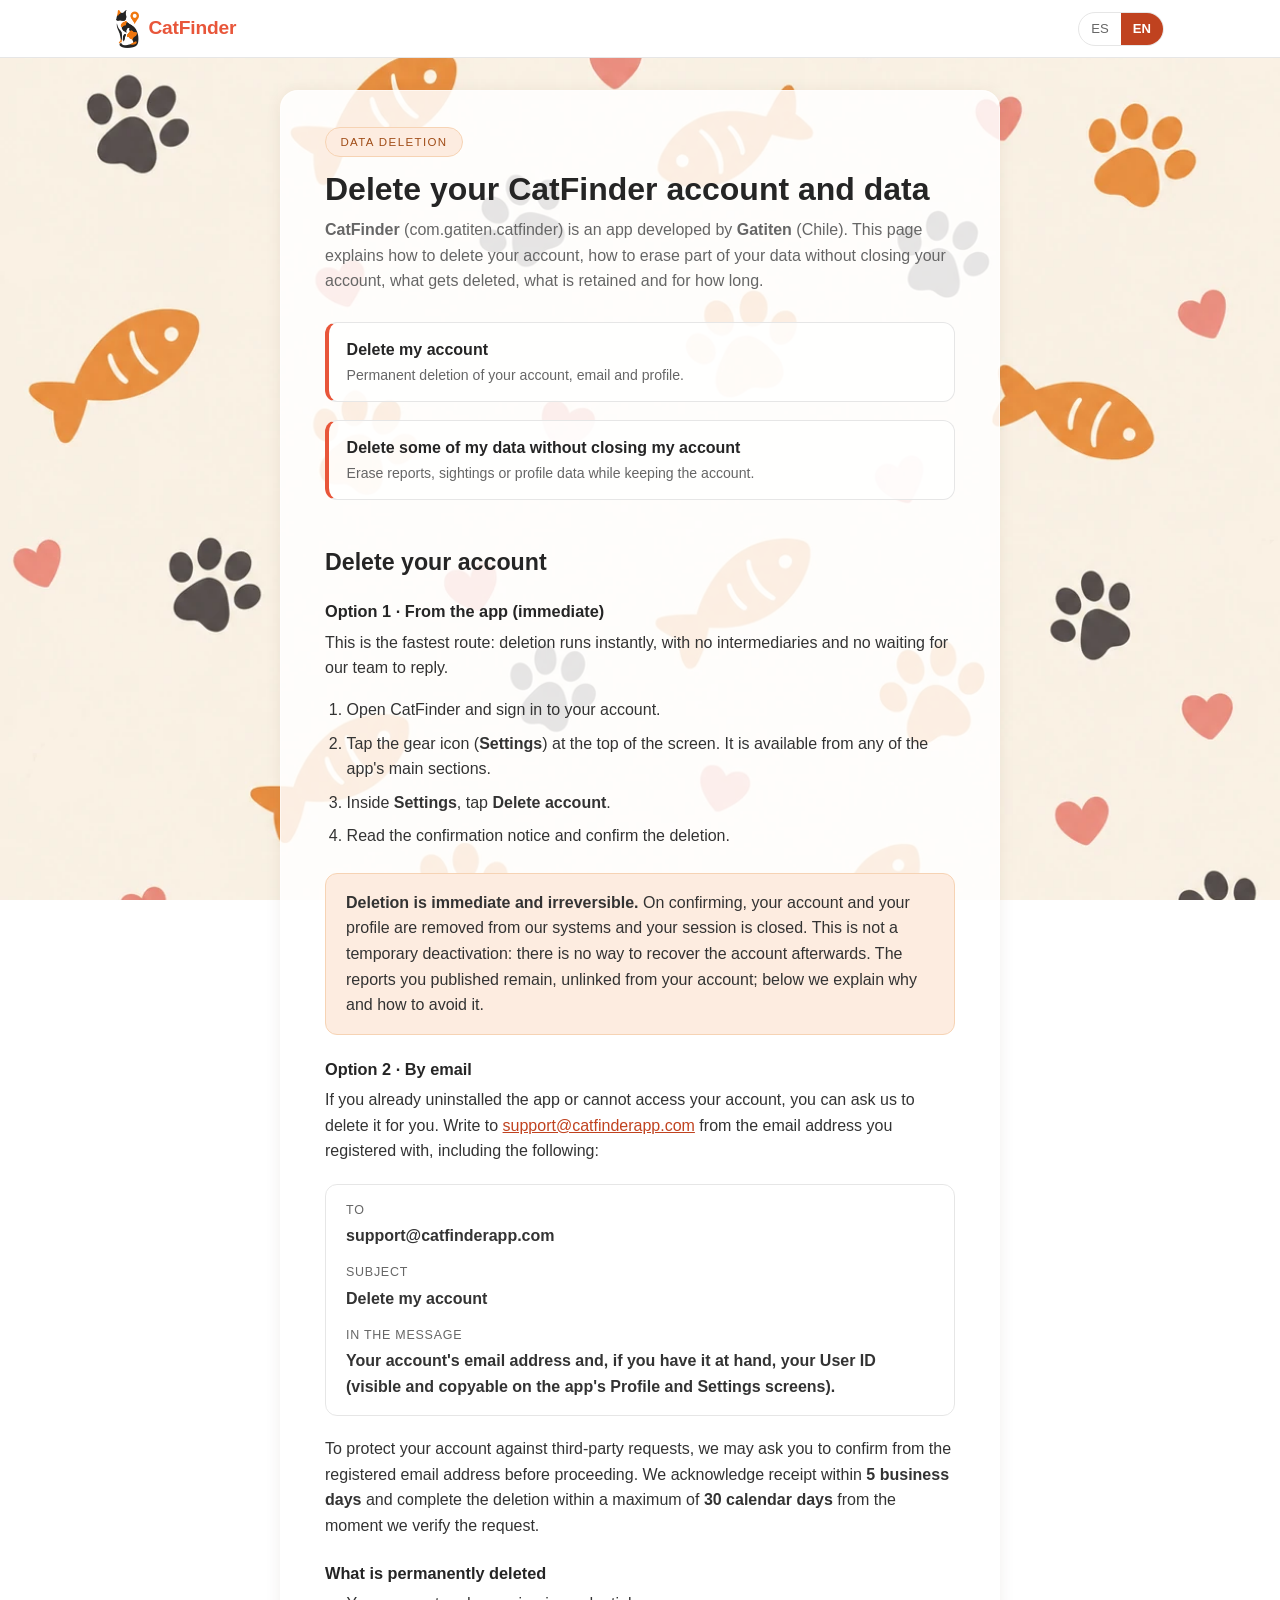
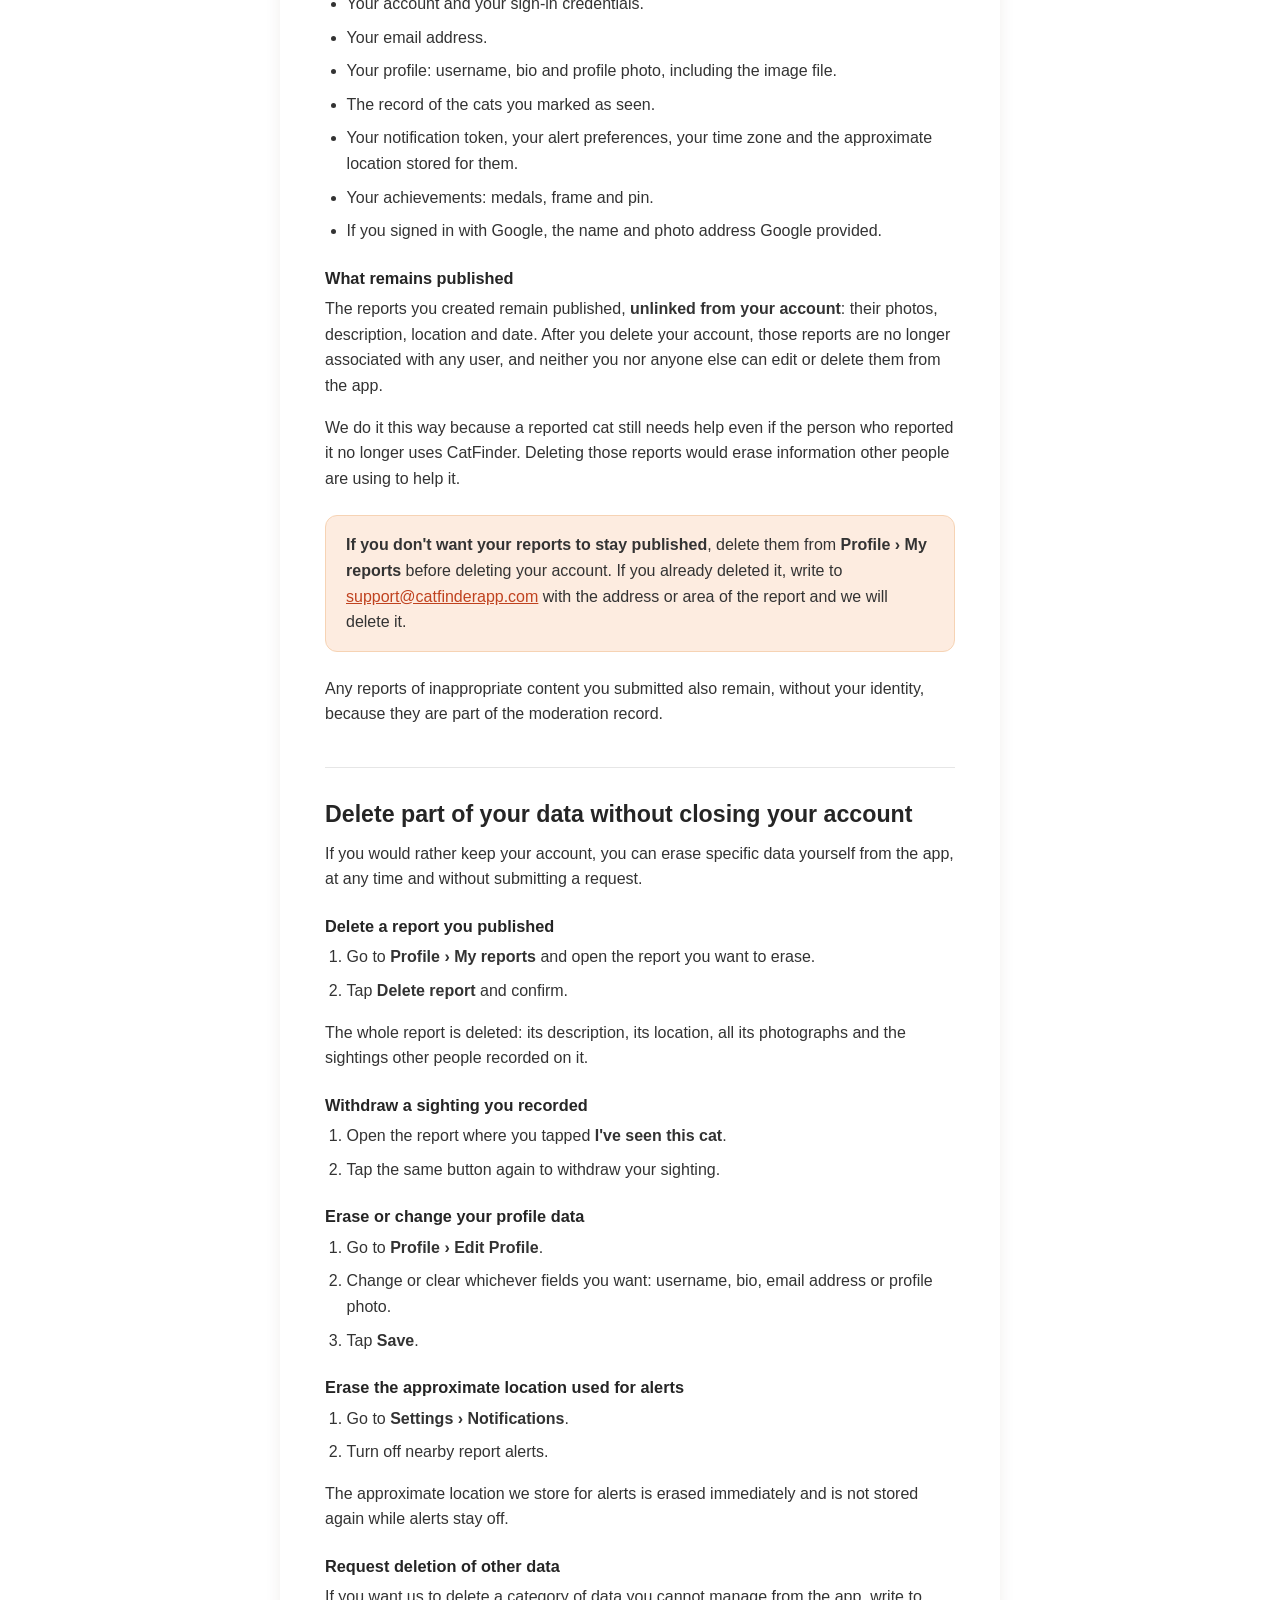
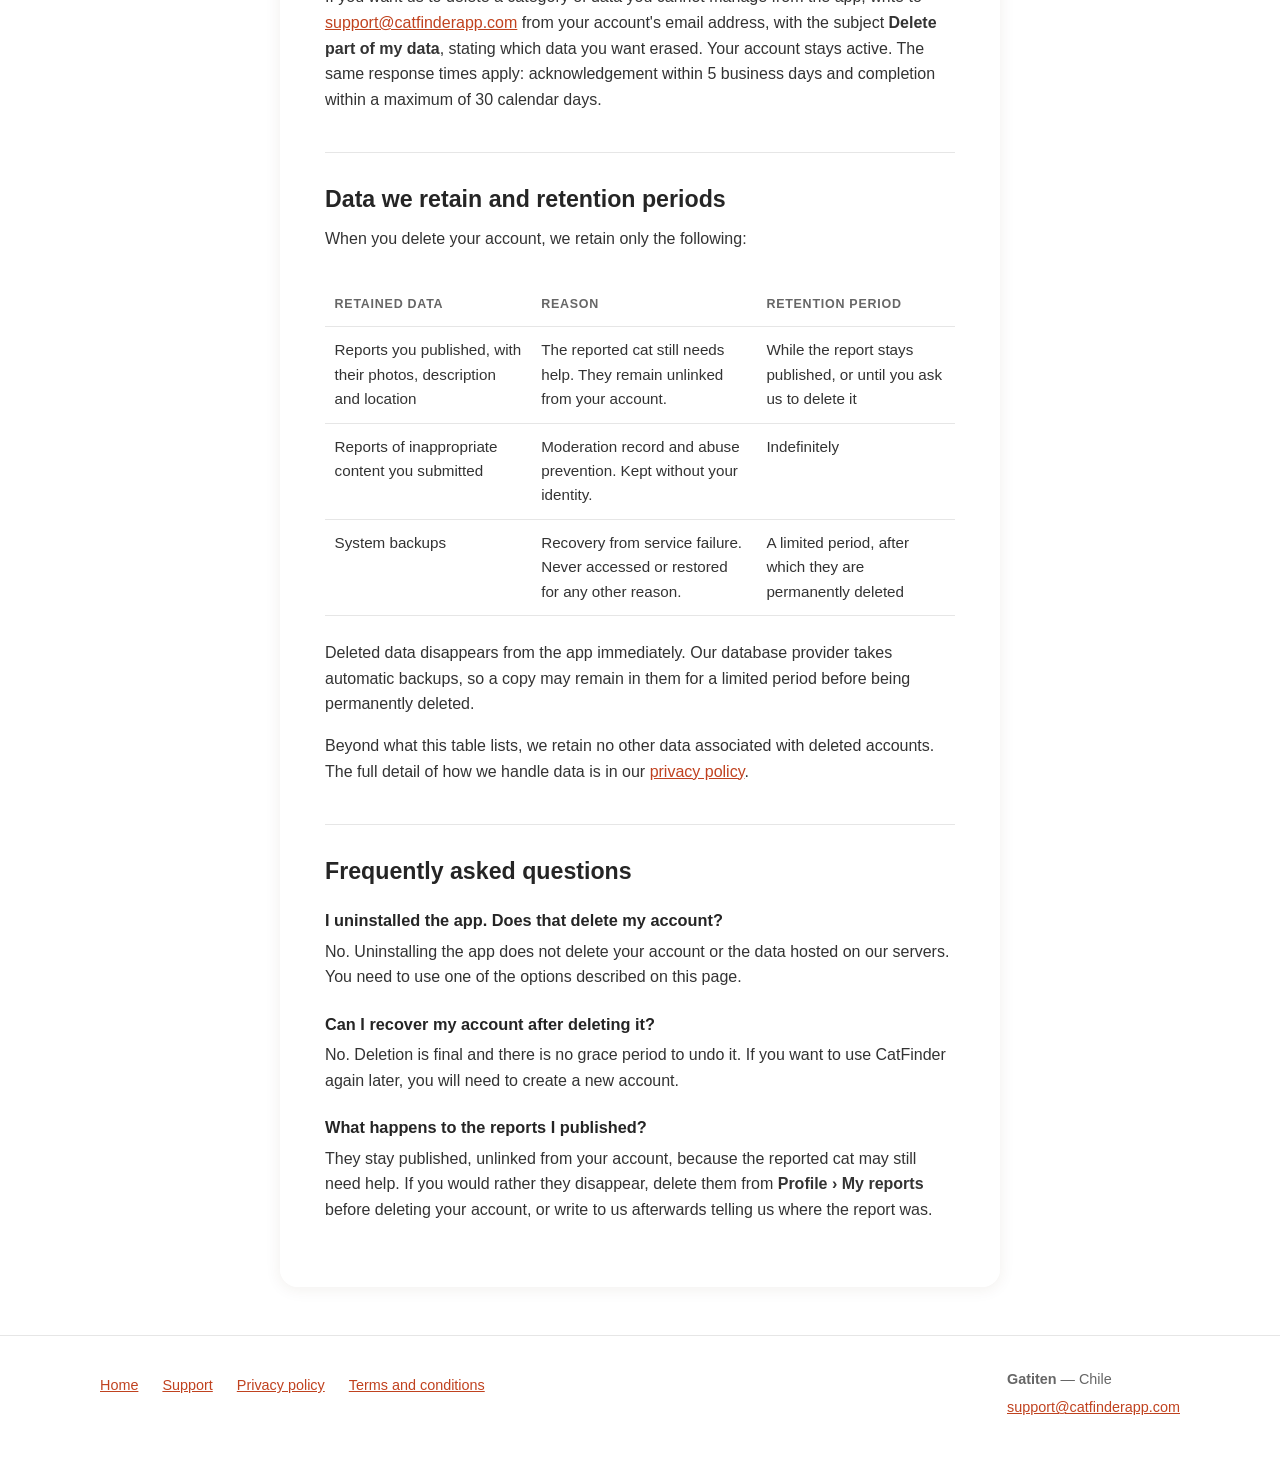
<file: en/delete-data/index.html>
<!DOCTYPE html>
<html lang="en">
<head>
<meta charset="UTF-8">
<meta name="viewport" content="width=device-width, initial-scale=1.0">
<title>Delete your account and data — CatFinder</title>
<meta name="description" content="How to delete your CatFinder account, or erase part of your data without closing your account. App developed by Gatiten.">
<meta name="robots" content="index, follow">
<link rel="icon" type="image/png" href="/favicon.png">
<link rel="stylesheet" href="/assets/estilos.css">
<link rel="canonical" href="https://catfinderapp.com/en/delete-data/">
<link rel="alternate" hreflang="es" href="https://catfinderapp.com/eliminar-datos/">
<link rel="alternate" hreflang="en" href="https://catfinderapp.com/en/delete-data/">
</head>
<body>

  <div class="fondo" aria-hidden="true"></div>

  <a class="saltar" href="#principal">Skip to content</a>

  <header class="cabecera">
    <div class="cabecera__interior">
      <a class="marca" href="/en/">
        <img src="/assets/logo-gato.webp" alt="" width="360" height="600">
        <span>CatFinder</span>
      </a>
      <nav class="idiomas" aria-label="Language">
        <a href="/eliminar-datos/" lang="es">ES</a>
        <a href="/en/delete-data/" aria-current="true" lang="en">EN</a>
      </nav>
    </div>
  </header>

  <main id="principal">
    <div class="envoltura">
      <div class="panel panel--texto">
        <div class="contenido">

          <p class="etiqueta">Data deletion</p>
          <h1>Delete your CatFinder account and data</h1>
          <p class="bajada">
            <strong>CatFinder</strong> (com.gatiten.catfinder) is an app developed by
            <strong>Gatiten</strong> (Chile). This page explains how to delete your
            account, how to erase part of your data without closing your account, what gets
            deleted, what is retained and for how long.
          </p>

          <ul class="tarjetas">
            <li>
              <a href="#delete-account">
                <strong>Delete my account</strong>
                <span>Permanent deletion of your account, email and profile.</span>
              </a>
            </li>
            <li>
              <a href="#delete-data">
                <strong>Delete some of my data without closing my account</strong>
                <span>Erase reports, sightings or profile data while keeping the account.</span>
              </a>
            </li>
          </ul>

          <section class="bloque" id="delete-account">
            <h2>Delete your account</h2>

            <h3>Option 1 · From the app (immediate)</h3>
            <p>
              This is the fastest route: deletion runs instantly, with no intermediaries and no
              waiting for our team to reply.
            </p>
            <ol>
              <li>Open CatFinder and sign in to your account.</li>
              <li>Tap the gear icon (<strong>Settings</strong>) at the top of the screen. It is available from any of the app's main sections.</li>
              <li>Inside <strong>Settings</strong>, tap <strong>Delete account</strong>.</li>
              <li>Read the confirmation notice and confirm the deletion.</li>
            </ol>
            <div class="aviso">
              <p>
                <strong>Deletion is immediate and irreversible.</strong> On confirming, your account
                and your profile are removed from our systems and your session is closed. This is
                not a temporary deactivation: there is no way to recover the account afterwards.
                The reports you published remain, unlinked from your account; below we explain why
                and how to avoid it.
              </p>
            </div>

            <h3>Option 2 · By email</h3>
            <p>
              If you already uninstalled the app or cannot access your account, you can ask us to
              delete it for you. Write to
              <a href="mailto:support@catfinderapp.com?subject=Delete%20my%20account">support@catfinderapp.com</a>
              from the email address you registered with, including the following:
            </p>

            <div class="ficha">
              <dl>
                <dt>To</dt>
                <dd>support@catfinderapp.com</dd>
                <dt>Subject</dt>
                <dd>Delete my account</dd>
                <dt>In the message</dt>
                <dd>Your account's email address and, if you have it at hand, your User ID (visible and copyable on the app's Profile and Settings screens).</dd>
              </dl>
            </div>

            <p>
              To protect your account against third-party requests, we may ask you to confirm from
              the registered email address before proceeding. We acknowledge receipt within
              <strong>5 business days</strong> and complete the deletion within a maximum of
              <strong>30 calendar days</strong> from the moment we verify the request.
            </p>

            <h3>What is permanently deleted</h3>
            <ul>
              <li>Your account and your sign-in credentials.</li>
              <li>Your email address.</li>
              <li>Your profile: username, bio and profile photo, including the image file.</li>
              <li>The record of the cats you marked as seen.</li>
              <li>Your notification token, your alert preferences, your time zone and the approximate location stored for them.</li>
              <li>Your achievements: medals, frame and pin.</li>
              <li>If you signed in with Google, the name and photo address Google provided.</li>
            </ul>

            <h3>What remains published</h3>
            <p>
              The reports you created remain published, <strong>unlinked from your account</strong>:
              their photos, description, location and date. After you delete your account, those
              reports are no longer associated with any user, and neither you nor anyone else can
              edit or delete them from the app.
            </p>
            <p>
              We do it this way because a reported cat still needs help even if the person who
              reported it no longer uses CatFinder. Deleting those reports would erase information
              other people are using to help it.
            </p>
            <div class="aviso">
              <p>
                <strong>If you don't want your reports to stay published</strong>, delete them from
                <strong>Profile › My reports</strong> before deleting your account. If you already
                deleted it, write to
                <a href="mailto:support@catfinderapp.com?subject=Delete%20a%20report">support@catfinderapp.com</a>
                with the address or area of the report and we will delete it.
              </p>
            </div>
            <p>
              Any reports of inappropriate content you submitted also remain, without your identity,
              because they are part of the moderation record.
            </p>
          </section>

          <section class="bloque" id="delete-data">
            <h2>Delete part of your data without closing your account</h2>
            <p>
              If you would rather keep your account, you can erase specific data yourself from the
              app, at any time and without submitting a request.
            </p>

            <h3>Delete a report you published</h3>
            <ol>
              <li>Go to <strong>Profile › My reports</strong> and open the report you want to erase.</li>
              <li>Tap <strong>Delete report</strong> and confirm.</li>
            </ol>
            <p>
              The whole report is deleted: its description, its location, all its photographs and
              the sightings other people recorded on it.
            </p>

            <h3>Withdraw a sighting you recorded</h3>
            <ol>
              <li>Open the report where you tapped <strong>I've seen this cat</strong>.</li>
              <li>Tap the same button again to withdraw your sighting.</li>
            </ol>

            <h3>Erase or change your profile data</h3>
            <ol>
              <li>Go to <strong>Profile › Edit Profile</strong>.</li>
              <li>Change or clear whichever fields you want: username, bio, email address or profile photo.</li>
              <li>Tap <strong>Save</strong>.</li>
            </ol>

            <h3>Erase the approximate location used for alerts</h3>
            <ol>
              <li>Go to <strong>Settings › Notifications</strong>.</li>
              <li>Turn off nearby report alerts.</li>
            </ol>
            <p>
              The approximate location we store for alerts is erased immediately and is not stored
              again while alerts stay off.
            </p>

            <h3>Request deletion of other data</h3>
            <p>
              If you want us to delete a category of data you cannot manage from the app, write to
              <a href="mailto:support@catfinderapp.com?subject=Delete%20part%20of%20my%20data">support@catfinderapp.com</a>
              from your account's email address, with the subject <strong>Delete part of my data</strong>,
              stating which data you want erased. Your account stays active. The same response times
              apply: acknowledgement within 5 business days and completion within a maximum of 30
              calendar days.
            </p>
          </section>

          <section class="bloque" id="retention">
            <h2>Data we retain and retention periods</h2>
            <p>
              When you delete your account, we retain only the following:
            </p>

            <div class="tabla-scroll">
              <table>
                <thead>
                  <tr>
                    <th scope="col">Retained data</th>
                    <th scope="col">Reason</th>
                    <th scope="col">Retention period</th>
                  </tr>
                </thead>
                <tbody>
                  <tr>
                    <td>Reports you published, with their photos, description and location</td>
                    <td>The reported cat still needs help. They remain unlinked from your account.</td>
                    <td>While the report stays published, or until you ask us to delete it</td>
                  </tr>
                  <tr>
                    <td>Reports of inappropriate content you submitted</td>
                    <td>Moderation record and abuse prevention. Kept without your identity.</td>
                    <td>Indefinitely</td>
                  </tr>
                  <tr>
                    <td>System backups</td>
                    <td>Recovery from service failure. Never accessed or restored for any other reason.</td>
                    <td>A limited period, after which they are permanently deleted</td>
                  </tr>
                </tbody>
              </table>
            </div>

            <p>
              Deleted data disappears from the app immediately. Our database provider takes
              automatic backups, so a copy may remain in them for a limited period before being
              permanently deleted.
            </p>
            <p>
              Beyond what this table lists, we retain no other data associated with deleted
              accounts. The full detail of how we handle data is in our
              <a href="/en/privacy/">privacy policy</a>.
            </p>
          </section>

          <section class="bloque" id="faq">
            <h2>Frequently asked questions</h2>

            <h3>I uninstalled the app. Does that delete my account?</h3>
            <p>
              No. Uninstalling the app does not delete your account or the data hosted on our
              servers. You need to use one of the options described on this page.
            </p>

            <h3>Can I recover my account after deleting it?</h3>
            <p>
              No. Deletion is final and there is no grace period to undo it. If you want to use
              CatFinder again later, you will need to create a new account.
            </p>

            <h3>What happens to the reports I published?</h3>
            <p>
              They stay published, unlinked from your account, because the reported cat may still
              need help. If you would rather they disappear, delete them from
              <strong>Profile › My reports</strong> before deleting your account, or write to us
              afterwards telling us where the report was.
            </p>
          </section>

        </div>
      </div>
    </div>
  </main>

  <footer class="pie">
    <div class="pie__interior">
      <nav aria-label="Site links">
        <ul>
          <li><a href="/en/">Home</a></li>
          <li><a href="/en/support/">Support</a></li>
          <li><a href="/en/privacy/">Privacy policy</a></li>
          <li><a href="/en/terms/">Terms and conditions</a></li>
        </ul>
      </nav>
      <div class="pie__legal">
        <p><strong>Gatiten</strong> — Chile</p>
        <p><a href="mailto:support@catfinderapp.com">support@catfinderapp.com</a></p>
      </div>
    </div>
  </footer>

</body>
</html>
</file>
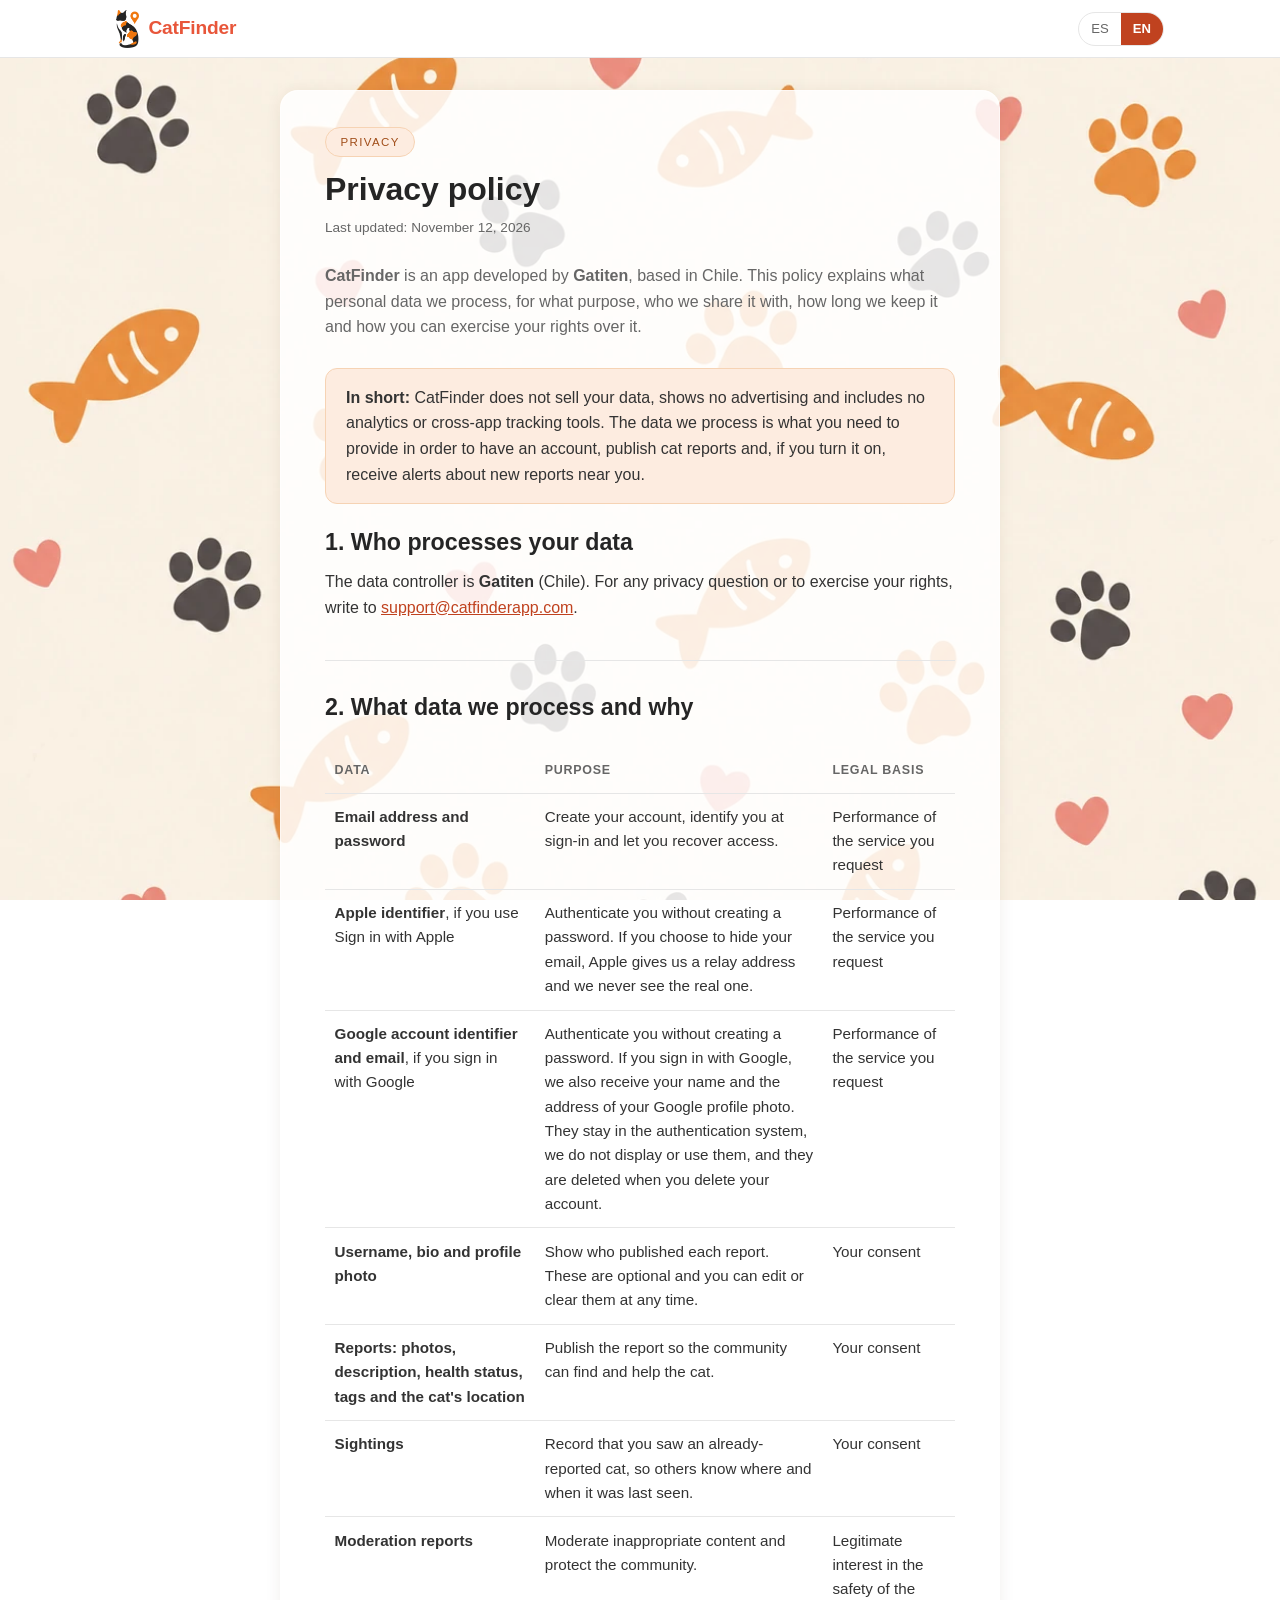
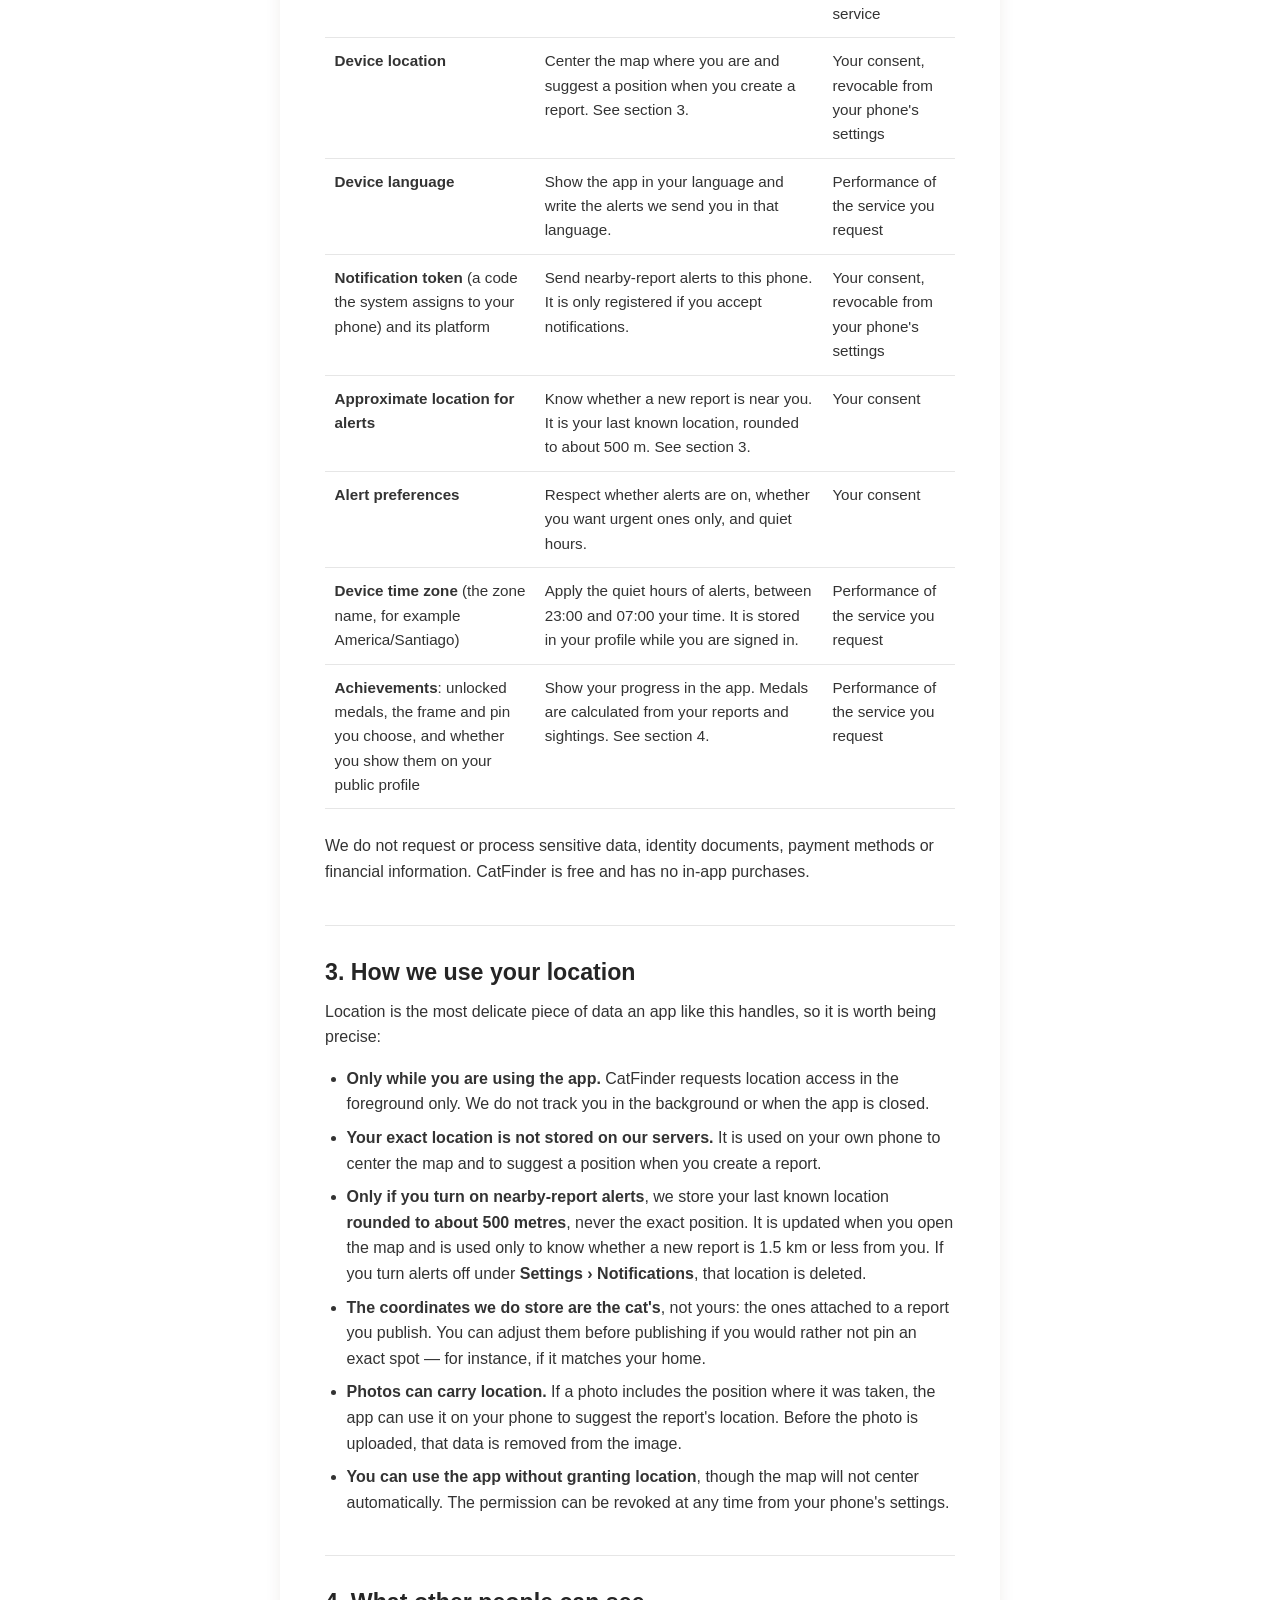
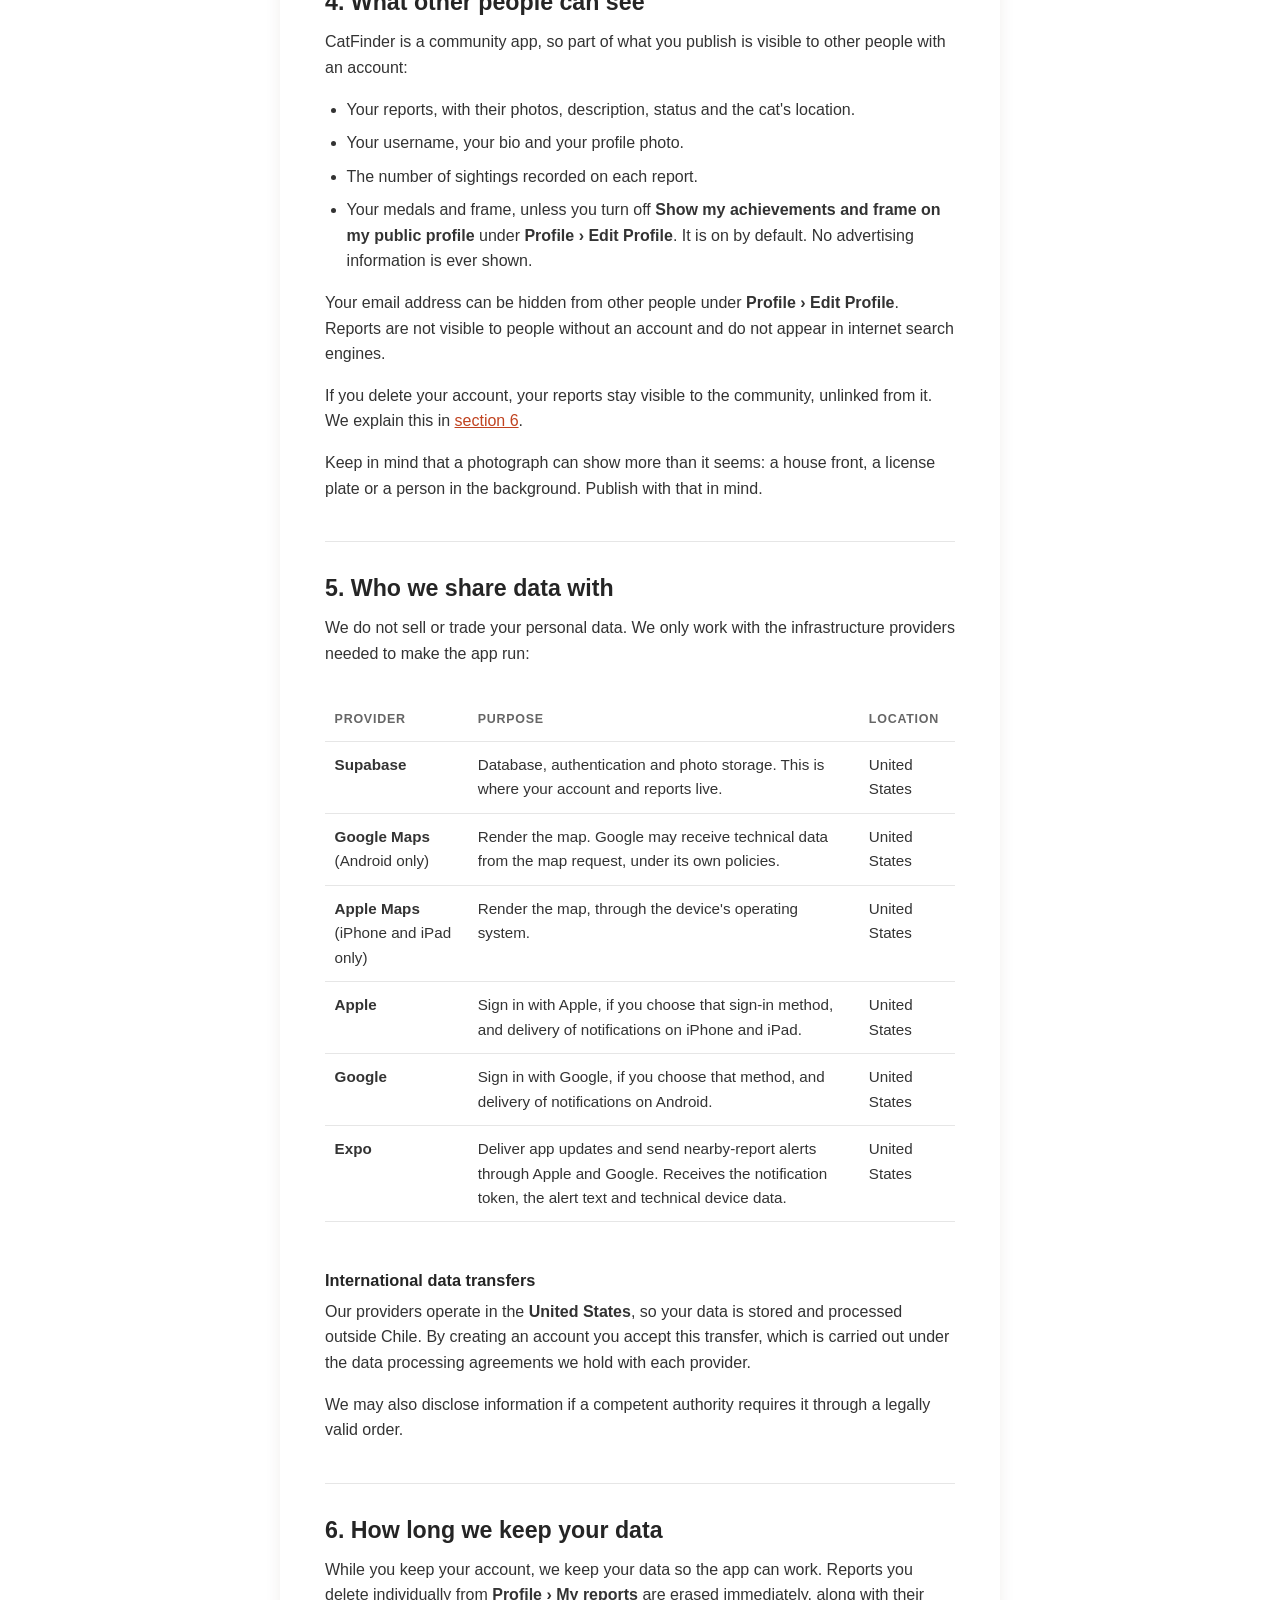
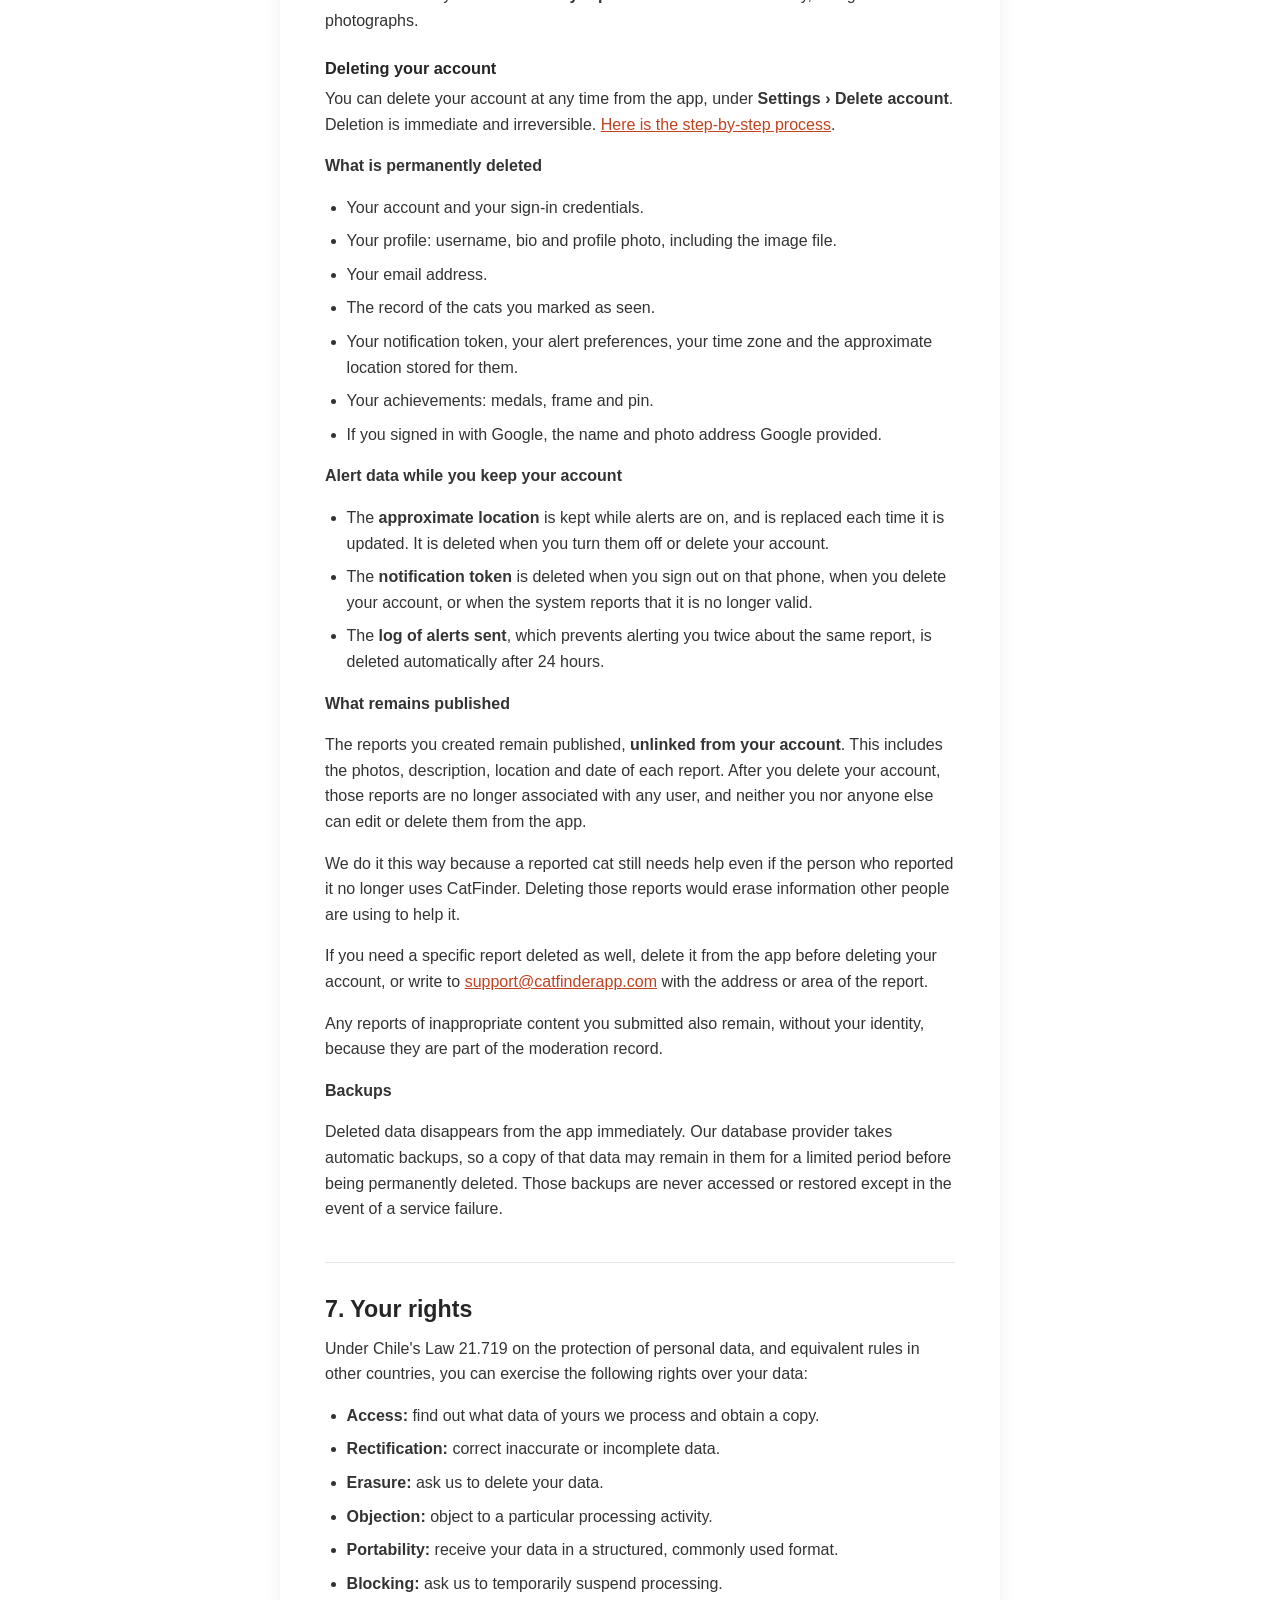
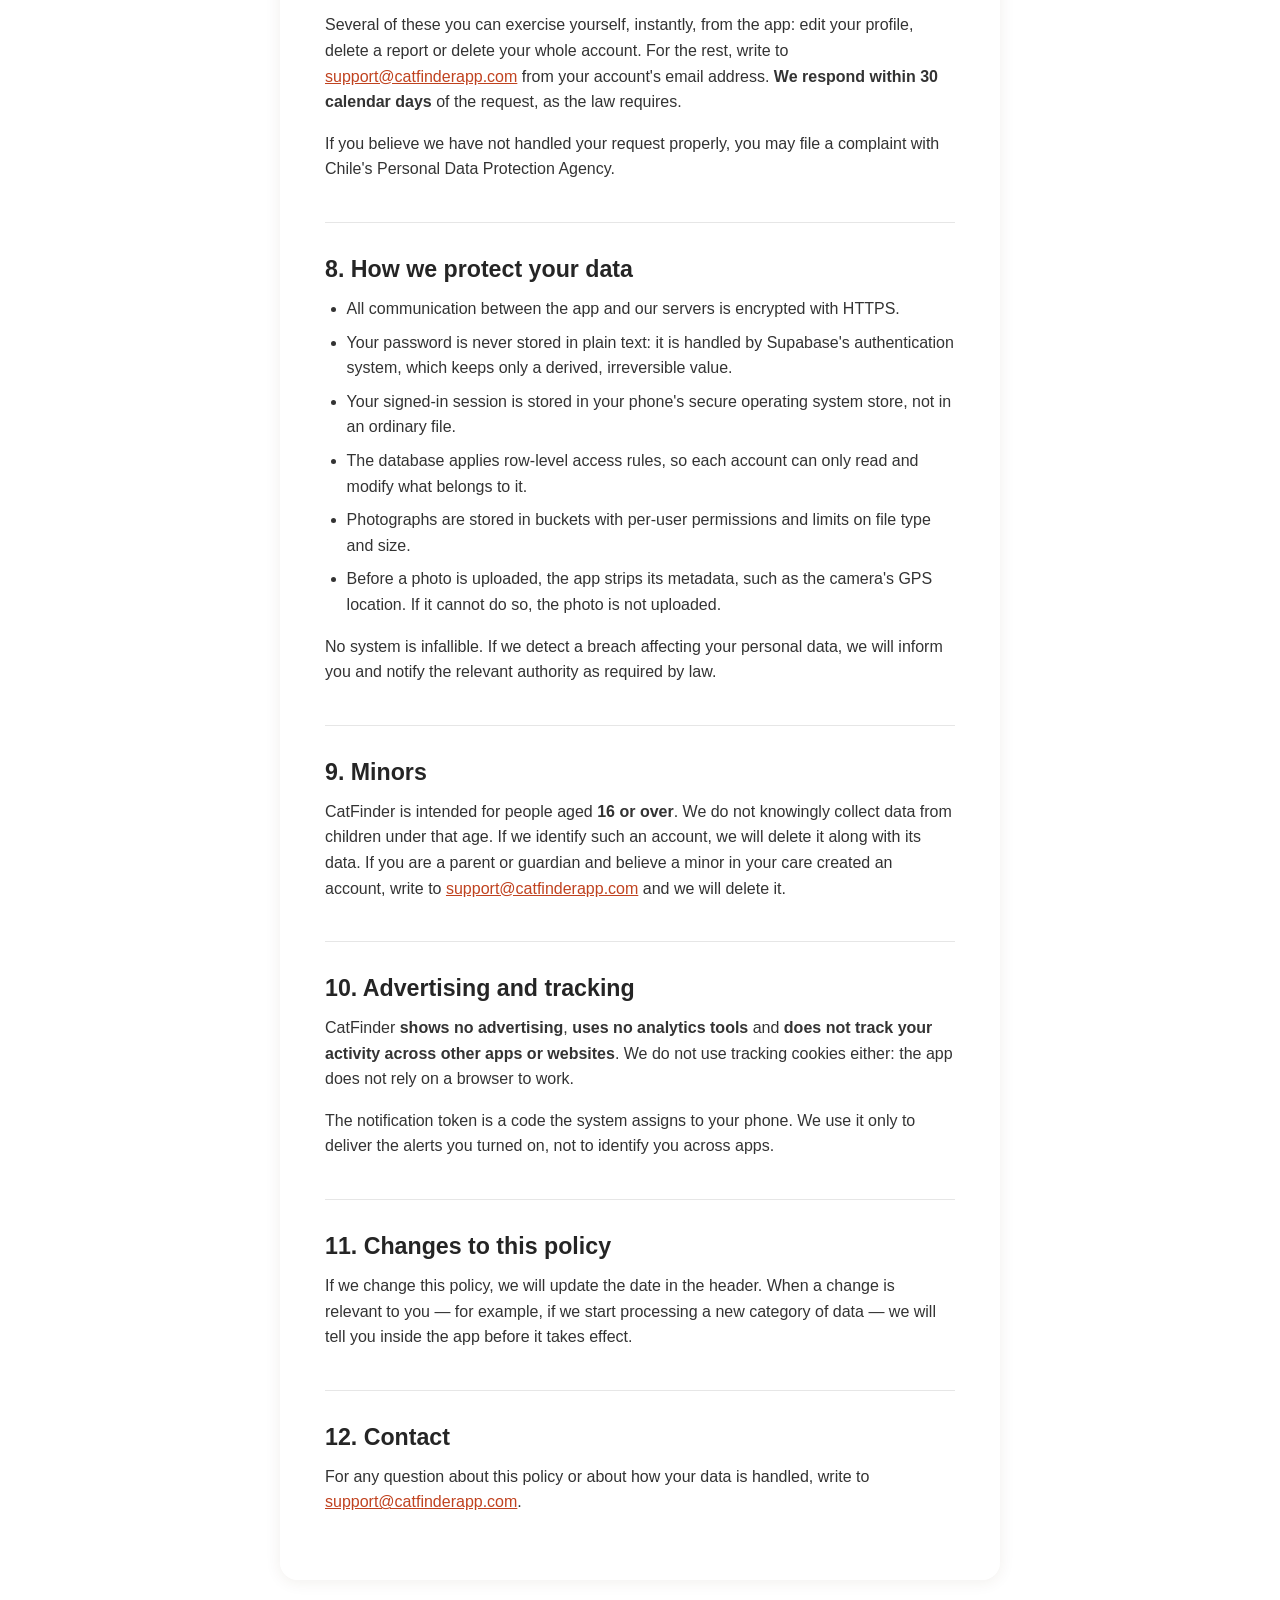
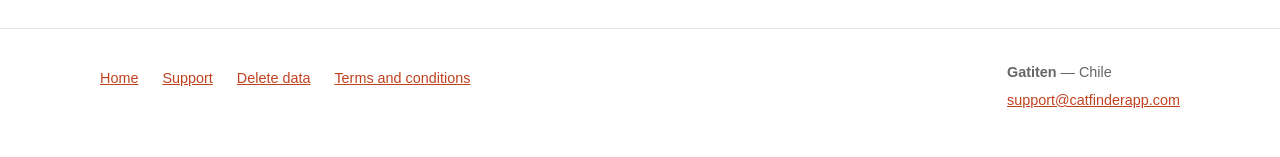
<file: en/privacy/index.html>
<!DOCTYPE html>
<html lang="en">
<head>
<meta charset="UTF-8">
<meta name="viewport" content="width=device-width, initial-scale=1.0">
<title>Privacy policy — CatFinder</title>
<meta name="description" content="What data CatFinder collects, what it is used for, who it is shared with, how long it is kept and how to exercise your rights.">
<link rel="icon" type="image/png" href="/favicon.png">
<link rel="stylesheet" href="/assets/estilos.css">
<link rel="canonical" href="https://catfinderapp.com/en/privacy/">
<link rel="alternate" hreflang="es" href="https://catfinderapp.com/privacidad/">
<link rel="alternate" hreflang="en" href="https://catfinderapp.com/en/privacy/">
</head>
<body>

  <div class="fondo" aria-hidden="true"></div>

  <a class="saltar" href="#principal">Skip to content</a>

  <header class="cabecera">
    <div class="cabecera__interior">
      <a class="marca" href="/en/">
        <img src="/assets/logo-gato.webp" alt="" width="360" height="600">
        <span>CatFinder</span>
      </a>
      <nav class="idiomas" aria-label="Language">
        <a href="/privacidad/" lang="es">ES</a>
        <a href="/en/privacy/" aria-current="true" lang="en">EN</a>
      </nav>
    </div>
  </header>

  <main id="principal">
    <div class="envoltura">
      <div class="panel panel--texto">
        <div class="contenido">

          <p class="etiqueta">Privacy</p>
          <h1>Privacy policy</h1>
          <p class="fecha-actualizacion">Last updated: November 12, 2026</p>

          <p class="bajada">
            <strong>CatFinder</strong> is an app developed by <strong>Gatiten</strong>,
            based in Chile. This policy explains what personal data we process, for what purpose,
            who we share it with, how long we keep it and how you can exercise your rights over it.
          </p>

          <div class="aviso">
            <p>
              <strong>In short:</strong> CatFinder does not sell your data, shows no advertising and
              includes no analytics or cross-app tracking tools. The data we process is what you
              need to provide in order to have an account, publish cat reports and, if you turn
              it on, receive alerts about new reports near you.
            </p>
          </div>

          <section class="bloque" id="controller">
            <h2>1. Who processes your data</h2>
            <p>
              The data controller is <strong>Gatiten</strong> (Chile). For any privacy
              question or to exercise your rights, write to
              <a href="mailto:support@catfinderapp.com">support@catfinderapp.com</a>.
            </p>
          </section>

          <section class="bloque" id="data">
            <h2>2. What data we process and why</h2>

            <div class="tabla-scroll">
              <table>
                <thead>
                  <tr>
                    <th scope="col">Data</th>
                    <th scope="col">Purpose</th>
                    <th scope="col">Legal basis</th>
                  </tr>
                </thead>
                <tbody>
                  <tr>
                    <td><strong>Email address and password</strong></td>
                    <td>Create your account, identify you at sign-in and let you recover access.</td>
                    <td>Performance of the service you request</td>
                  </tr>
                  <tr>
                    <td><strong>Apple identifier</strong>, if you use Sign in with Apple</td>
                    <td>Authenticate you without creating a password. If you choose to hide your email, Apple gives us a relay address and we never see the real one.</td>
                    <td>Performance of the service you request</td>
                  </tr>
                  <tr>
                    <td><strong>Google account identifier and email</strong>, if you sign in with Google</td>
                    <td>Authenticate you without creating a password. If you sign in with Google, we also receive your name and the address of your Google profile photo. They stay in the authentication system, we do not display or use them, and they are deleted when you delete your account.</td>
                    <td>Performance of the service you request</td>
                  </tr>
                  <tr>
                    <td><strong>Username, bio and profile photo</strong></td>
                    <td>Show who published each report. These are optional and you can edit or clear them at any time.</td>
                    <td>Your consent</td>
                  </tr>
                  <tr>
                    <td><strong>Reports: photos, description, health status, tags and the cat's location</strong></td>
                    <td>Publish the report so the community can find and help the cat.</td>
                    <td>Your consent</td>
                  </tr>
                  <tr>
                    <td><strong>Sightings</strong></td>
                    <td>Record that you saw an already-reported cat, so others know where and when it was last seen.</td>
                    <td>Your consent</td>
                  </tr>
                  <tr>
                    <td><strong>Moderation reports</strong></td>
                    <td>Moderate inappropriate content and protect the community.</td>
                    <td>Legitimate interest in the safety of the service</td>
                  </tr>
                  <tr>
                    <td><strong>Device location</strong></td>
                    <td>Center the map where you are and suggest a position when you create a report. See section 3.</td>
                    <td>Your consent, revocable from your phone's settings</td>
                  </tr>
                  <tr>
                    <td><strong>Device language</strong></td>
                    <td>Show the app in your language and write the alerts we send you in that language.</td>
                    <td>Performance of the service you request</td>
                  </tr>
                  <tr>
                    <td><strong>Notification token</strong> (a code the system assigns to your phone) and its platform</td>
                    <td>Send nearby-report alerts to this phone. It is only registered if you accept notifications.</td>
                    <td>Your consent, revocable from your phone's settings</td>
                  </tr>
                  <tr>
                    <td><strong>Approximate location for alerts</strong></td>
                    <td>Know whether a new report is near you. It is your last known location, rounded to about 500 m. See section 3.</td>
                    <td>Your consent</td>
                  </tr>
                  <tr>
                    <td><strong>Alert preferences</strong></td>
                    <td>Respect whether alerts are on, whether you want urgent ones only, and quiet hours.</td>
                    <td>Your consent</td>
                  </tr>
                  <tr>
                    <td><strong>Device time zone</strong> (the zone name, for example America/Santiago)</td>
                    <td>Apply the quiet hours of alerts, between 23:00 and 07:00 your time. It is stored in your profile while you are signed in.</td>
                    <td>Performance of the service you request</td>
                  </tr>
                  <tr>
                    <td><strong>Achievements</strong>: unlocked medals, the frame and pin you choose, and whether you show them on your public profile</td>
                    <td>Show your progress in the app. Medals are calculated from your reports and sightings. See section 4.</td>
                    <td>Performance of the service you request</td>
                  </tr>
                </tbody>
              </table>
            </div>

            <p>
              We do not request or process sensitive data, identity documents, payment methods or
              financial information. CatFinder is free and has no in-app purchases.
            </p>
          </section>

          <section class="bloque" id="location">
            <h2>3. How we use your location</h2>
            <p>
              Location is the most delicate piece of data an app like this handles, so it is worth
              being precise:
            </p>
            <ul>
              <li>
                <strong>Only while you are using the app.</strong> CatFinder requests location
                access in the foreground only. We do not track you in the background or when the app
                is closed.
              </li>
              <li>
                <strong>Your exact location is not stored on our servers.</strong> It is used on
                your own phone to center the map and to suggest a position when you create a report.
              </li>
              <li>
                <strong>Only if you turn on nearby-report alerts</strong>, we store your last known
                location <strong>rounded to about 500 metres</strong>, never the exact position. It
                is updated when you open the map and is used only to know whether a new report is
                1.5 km or less from you. If you turn alerts off under
                <strong>Settings › Notifications</strong>, that location is deleted.
              </li>
              <li>
                <strong>The coordinates we do store are the cat's</strong>, not yours: the ones
                attached to a report you publish. You can adjust them before publishing if you would
                rather not pin an exact spot — for instance, if it matches your home.
              </li>
              <li>
                <strong>Photos can carry location.</strong> If a photo includes the position where
                it was taken, the app can use it on your phone to suggest the report's location.
                Before the photo is uploaded, that data is removed from the image.
              </li>
              <li>
                <strong>You can use the app without granting location</strong>, though the map will
                not center automatically. The permission can be revoked at any time from your
                phone's settings.
              </li>
            </ul>
          </section>

          <section class="bloque" id="public">
            <h2>4. What other people can see</h2>
            <p>
              CatFinder is a community app, so part of what you publish is visible to other people
              with an account:
            </p>
            <ul>
              <li>Your reports, with their photos, description, status and the cat's location.</li>
              <li>Your username, your bio and your profile photo.</li>
              <li>The number of sightings recorded on each report.</li>
              <li>Your medals and frame, unless you turn off <strong>Show my achievements and frame on my public profile</strong> under <strong>Profile › Edit Profile</strong>. It is on by default. No advertising information is ever shown.</li>
            </ul>
            <p>
              Your email address can be hidden from other people under
              <strong>Profile › Edit Profile</strong>. Reports are not visible to people without an
              account and do not appear in internet search engines.
            </p>
            <p>
              If you delete your account, your reports stay visible to the community, unlinked from
              it. We explain this in <a href="#account-deletion">section 6</a>.
            </p>
            <p>
              Keep in mind that a photograph can show more than it seems: a house front, a license
              plate or a person in the background. Publish with that in mind.
            </p>
          </section>

          <section class="bloque" id="third-parties">
            <h2>5. Who we share data with</h2>
            <p>
              We do not sell or trade your personal data. We only work with the infrastructure
              providers needed to make the app run:
            </p>

            <div class="tabla-scroll">
              <table>
                <thead>
                  <tr>
                    <th scope="col">Provider</th>
                    <th scope="col">Purpose</th>
                    <th scope="col">Location</th>
                  </tr>
                </thead>
                <tbody>
                  <tr>
                    <td><strong>Supabase</strong></td>
                    <td>Database, authentication and photo storage. This is where your account and reports live.</td>
                    <td>United States</td>
                  </tr>
                  <tr>
                    <td><strong>Google Maps</strong> (Android only)</td>
                    <td>Render the map. Google may receive technical data from the map request, under its own policies.</td>
                    <td>United States</td>
                  </tr>
                  <tr>
                    <td><strong>Apple Maps</strong> (iPhone and iPad only)</td>
                    <td>Render the map, through the device's operating system.</td>
                    <td>United States</td>
                  </tr>
                  <tr>
                    <td><strong>Apple</strong></td>
                    <td>Sign in with Apple, if you choose that sign-in method, and delivery of notifications on iPhone and iPad.</td>
                    <td>United States</td>
                  </tr>
                  <tr>
                    <td><strong>Google</strong></td>
                    <td>Sign in with Google, if you choose that method, and delivery of notifications on Android.</td>
                    <td>United States</td>
                  </tr>
                  <tr>
                    <td><strong>Expo</strong></td>
                    <td>Deliver app updates and send nearby-report alerts through Apple and Google. Receives the notification token, the alert text and technical device data.</td>
                    <td>United States</td>
                  </tr>
                </tbody>
              </table>
            </div>

            <h3>International data transfers</h3>
            <p>
              Our providers operate in the <strong>United States</strong>, so your data is stored and
              processed outside Chile. By creating an account you accept this transfer, which is
              carried out under the data processing agreements we hold with each provider.
            </p>
            <p>
              We may also disclose information if a competent authority requires it through a
              legally valid order.
            </p>
          </section>

          <section class="bloque" id="retention">
            <h2>6. How long we keep your data</h2>

            <p>
              While you keep your account, we keep your data so the app can work. Reports you
              delete individually from <strong>Profile › My reports</strong> are erased immediately,
              along with their photographs.
            </p>

            <h3 id="account-deletion">Deleting your account</h3>
            <p>
              You can delete your account at any time from the app, under
              <strong>Settings › Delete account</strong>. Deletion is immediate and irreversible.
              <a href="/en/delete-data/">Here is the step-by-step process</a>.
            </p>

            <p><strong>What is permanently deleted</strong></p>
            <ul>
              <li>Your account and your sign-in credentials.</li>
              <li>Your profile: username, bio and profile photo, including the image file.</li>
              <li>Your email address.</li>
              <li>The record of the cats you marked as seen.</li>
              <li>Your notification token, your alert preferences, your time zone and the approximate location stored for them.</li>
              <li>Your achievements: medals, frame and pin.</li>
              <li>If you signed in with Google, the name and photo address Google provided.</li>
            </ul>

            <p><strong>Alert data while you keep your account</strong></p>
            <ul>
              <li>The <strong>approximate location</strong> is kept while alerts are on, and is replaced each time it is updated. It is deleted when you turn them off or delete your account.</li>
              <li>The <strong>notification token</strong> is deleted when you sign out on that phone, when you delete your account, or when the system reports that it is no longer valid.</li>
              <li>The <strong>log of alerts sent</strong>, which prevents alerting you twice about the same report, is deleted automatically after 24 hours.</li>
            </ul>

            <p><strong>What remains published</strong></p>
            <p>
              The reports you created remain published, <strong>unlinked from your account</strong>.
              This includes the photos, description, location and date of each report. After you
              delete your account, those reports are no longer associated with any user, and neither
              you nor anyone else can edit or delete them from the app.
            </p>
            <p>
              We do it this way because a reported cat still needs help even if the person who
              reported it no longer uses CatFinder. Deleting those reports would erase information
              other people are using to help it.
            </p>
            <p>
              If you need a specific report deleted as well, delete it from the app before deleting
              your account, or write to
              <a href="mailto:support@catfinderapp.com?subject=Delete%20a%20report">support@catfinderapp.com</a>
              with the address or area of the report.
            </p>
            <p>
              Any reports of inappropriate content you submitted also remain, without your identity,
              because they are part of the moderation record.
            </p>

            <p><strong>Backups</strong></p>
            <p>
              Deleted data disappears from the app immediately. Our database provider takes
              automatic backups, so a copy of that data may remain in them for a limited period
              before being permanently deleted. Those backups are never accessed or restored except
              in the event of a service failure.
            </p>
          </section>

          <section class="bloque" id="rights">
            <h2>7. Your rights</h2>
            <p>
              Under Chile's Law 21.719 on the protection of personal data, and equivalent rules in
              other countries, you can exercise the following rights over your data:
            </p>
            <ul>
              <li><strong>Access:</strong> find out what data of yours we process and obtain a copy.</li>
              <li><strong>Rectification:</strong> correct inaccurate or incomplete data.</li>
              <li><strong>Erasure:</strong> ask us to delete your data.</li>
              <li><strong>Objection:</strong> object to a particular processing activity.</li>
              <li><strong>Portability:</strong> receive your data in a structured, commonly used format.</li>
              <li><strong>Blocking:</strong> ask us to temporarily suspend processing.</li>
            </ul>
            <p>
              Several of these you can exercise yourself, instantly, from the app: edit your profile,
              delete a report or delete your whole account. For the rest, write to
              <a href="mailto:support@catfinderapp.com?subject=Exercise%20of%20rights">support@catfinderapp.com</a>
              from your account's email address. <strong>We respond within 30 calendar days</strong>
              of the request, as the law requires.
            </p>
            <p>
              If you believe we have not handled your request properly, you may file a complaint with
              Chile's Personal Data Protection Agency.
            </p>
          </section>

          <section class="bloque" id="security">
            <h2>8. How we protect your data</h2>
            <ul>
              <li>All communication between the app and our servers is encrypted with HTTPS.</li>
              <li>
                Your password is never stored in plain text: it is handled by Supabase's
                authentication system, which keeps only a derived, irreversible value.
              </li>
              <li>
                Your signed-in session is stored in your phone's secure operating system store, not
                in an ordinary file.
              </li>
              <li>
                The database applies row-level access rules, so each account can only read and
                modify what belongs to it.
              </li>
              <li>
                Photographs are stored in buckets with per-user permissions and limits on file type
                and size.
              </li>
              <li>
                Before a photo is uploaded, the app strips its metadata, such as the camera's GPS
                location. If it cannot do so, the photo is not uploaded.
              </li>
            </ul>
            <p>
              No system is infallible. If we detect a breach affecting your personal data, we will
              inform you and notify the relevant authority as required by law.
            </p>
          </section>

          <section class="bloque" id="minors">
            <h2>9. Minors</h2>
            <p>
              CatFinder is intended for people aged <strong>16 or over</strong>. We do not knowingly
              collect data from children under that age. If we identify such an account, we will
              delete it along with its data. If you are a parent or guardian and believe a minor in
              your care created an account, write to
              <a href="mailto:support@catfinderapp.com">support@catfinderapp.com</a> and we will
              delete it.
            </p>
          </section>

          <section class="bloque" id="tracking">
            <h2>10. Advertising and tracking</h2>
            <p>
              CatFinder <strong>shows no advertising</strong>, <strong>uses no analytics tools</strong>
              and <strong>does not track your activity across other apps or websites</strong>. We do
              not use tracking cookies either: the app does not rely on a browser to work.
            </p>
            <p>
              The notification token is a code the system assigns to your phone. We use it only to
              deliver the alerts you turned on, not to identify you across apps.
            </p>
          </section>

          <section class="bloque" id="changes">
            <h2>11. Changes to this policy</h2>
            <p>
              If we change this policy, we will update the date in the header. When a change is
              relevant to you — for example, if we start processing a new category of data — we will
              tell you inside the app before it takes effect.
            </p>
          </section>

          <section class="bloque" id="contact">
            <h2>12. Contact</h2>
            <p>
              For any question about this policy or about how your data is handled, write to
              <a href="mailto:support@catfinderapp.com">support@catfinderapp.com</a>.
            </p>
          </section>

        </div>
      </div>
    </div>
  </main>

  <footer class="pie">
    <div class="pie__interior">
      <nav aria-label="Site links">
        <ul>
          <li><a href="/en/">Home</a></li>
          <li><a href="/en/support/">Support</a></li>
          <li><a href="/en/delete-data/">Delete data</a></li>
          <li><a href="/en/terms/">Terms and conditions</a></li>
        </ul>
      </nav>
      <div class="pie__legal">
        <p><strong>Gatiten</strong> — Chile</p>
        <p><a href="mailto:support@catfinderapp.com">support@catfinderapp.com</a></p>
      </div>
    </div>
  </footer>

</body>
</html>
</file>
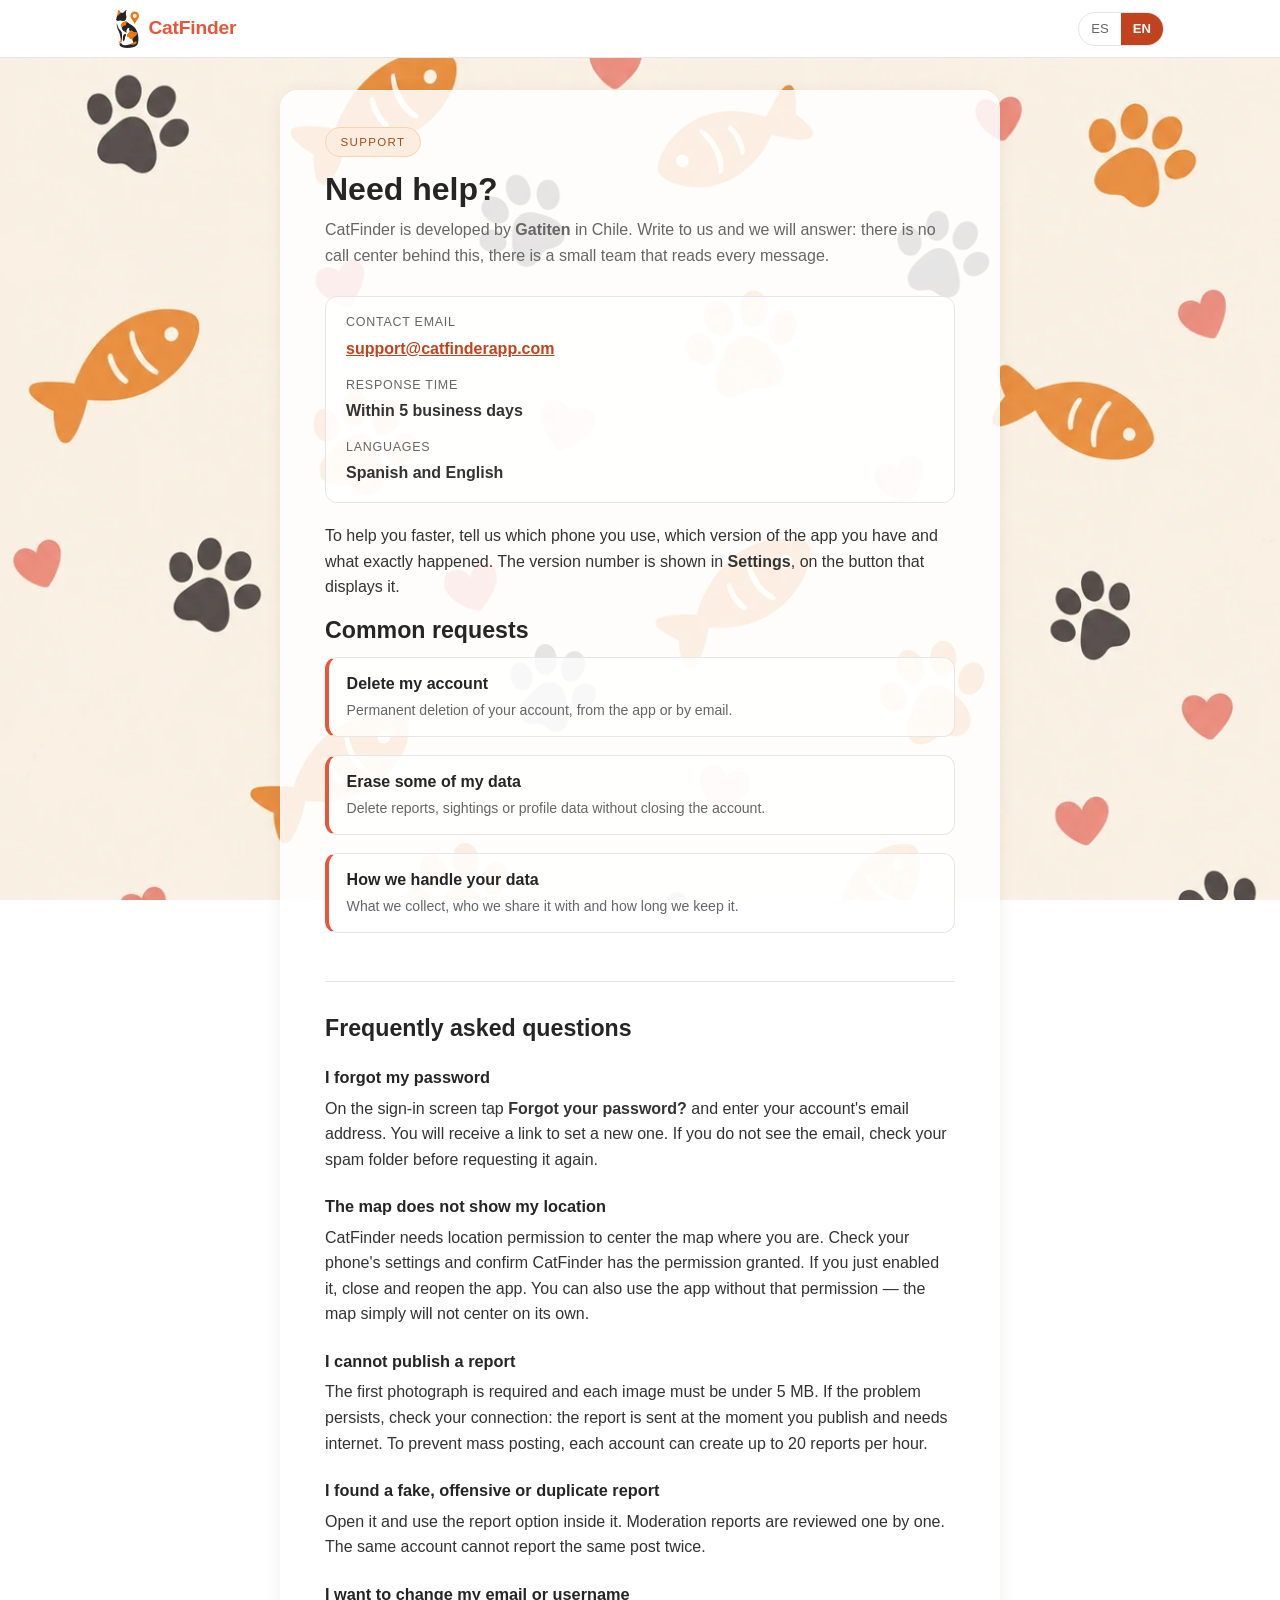
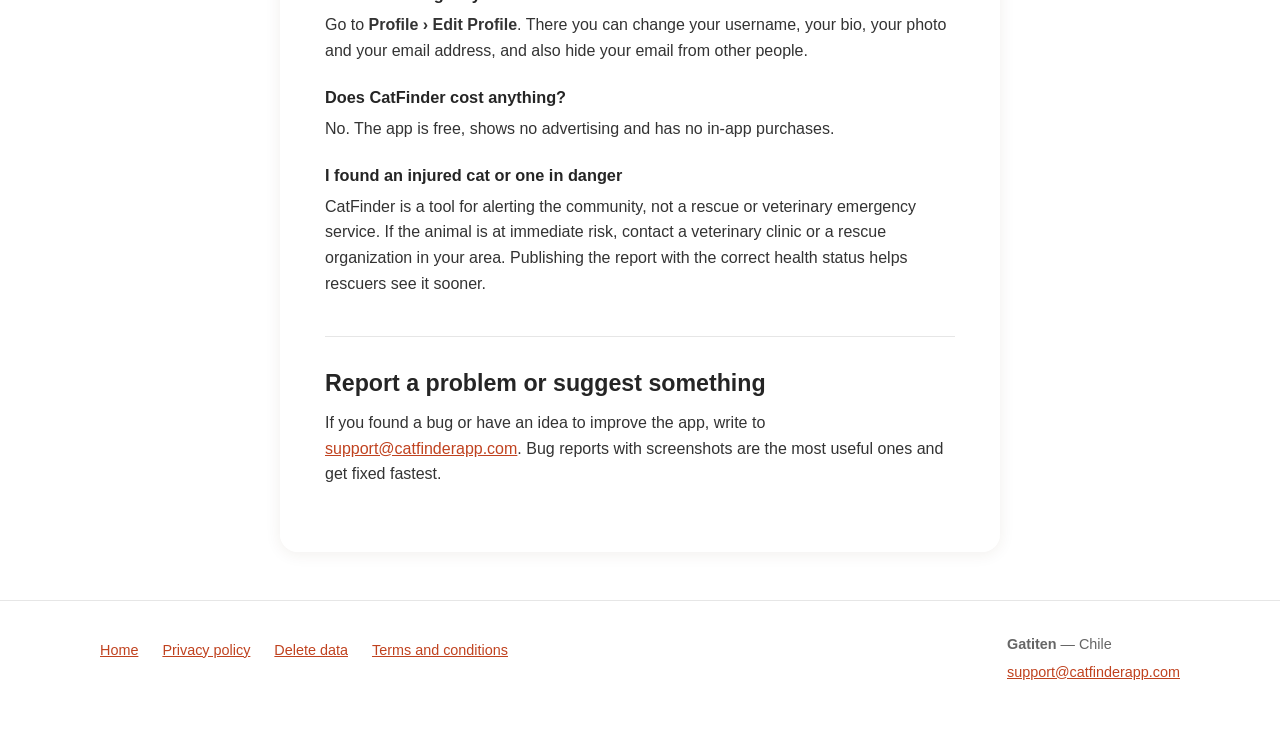
<file: en/support/index.html>
<!DOCTYPE html>
<html lang="en">
<head>
<meta charset="UTF-8">
<meta name="viewport" content="width=device-width, initial-scale=1.0">
<title>Support — CatFinder</title>
<meta name="description" content="Help using CatFinder: how to report a cat, common problems and how to contact Gatiten.">
<link rel="icon" type="image/png" href="/favicon.png">
<link rel="stylesheet" href="/assets/estilos.css">
<link rel="canonical" href="https://catfinderapp.com/en/support/">
<link rel="alternate" hreflang="es" href="https://catfinderapp.com/soporte/">
<link rel="alternate" hreflang="en" href="https://catfinderapp.com/en/support/">
</head>
<body>

  <div class="fondo" aria-hidden="true"></div>

  <a class="saltar" href="#principal">Skip to content</a>

  <header class="cabecera">
    <div class="cabecera__interior">
      <a class="marca" href="/en/">
        <img src="/assets/logo-gato.webp" alt="" width="360" height="600">
        <span>CatFinder</span>
      </a>
      <nav class="idiomas" aria-label="Language">
        <a href="/soporte/" lang="es">ES</a>
        <a href="/en/support/" aria-current="true" lang="en">EN</a>
      </nav>
    </div>
  </header>

  <main id="principal">
    <div class="envoltura">
      <div class="panel panel--texto">
        <div class="contenido">

          <p class="etiqueta">Support</p>
          <h1>Need help?</h1>
          <p class="bajada">
            CatFinder is developed by <strong>Gatiten</strong> in Chile. Write to us and
            we will answer: there is no call center behind this, there is a small team that reads
            every message.
          </p>

          <div class="ficha">
            <dl>
              <dt>Contact email</dt>
              <dd><a href="mailto:support@catfinderapp.com">support@catfinderapp.com</a></dd>
              <dt>Response time</dt>
              <dd>Within 5 business days</dd>
              <dt>Languages</dt>
              <dd>Spanish and English</dd>
            </dl>
          </div>

          <p>
            To help you faster, tell us which phone you use, which version of the app you have and
            what exactly happened. The version number is shown in <strong>Settings</strong>, on the
            button that displays it.
          </p>

          <section class="bloque" id="shortcuts">
            <h2>Common requests</h2>
            <ul class="tarjetas">
              <li>
                <a href="/en/delete-data/#delete-account">
                  <strong>Delete my account</strong>
                  <span>Permanent deletion of your account, from the app or by email.</span>
                </a>
              </li>
              <li>
                <a href="/en/delete-data/#delete-data">
                  <strong>Erase some of my data</strong>
                  <span>Delete reports, sightings or profile data without closing the account.</span>
                </a>
              </li>
              <li>
                <a href="/en/privacy/">
                  <strong>How we handle your data</strong>
                  <span>What we collect, who we share it with and how long we keep it.</span>
                </a>
              </li>
            </ul>
          </section>

          <section class="bloque" id="faq">
            <h2>Frequently asked questions</h2>

            <h3>I forgot my password</h3>
            <p>
              On the sign-in screen tap <strong>Forgot your password?</strong> and enter your
              account's email address. You will receive a link to set a new one. If you do not see
              the email, check your spam folder before requesting it again.
            </p>

            <h3>The map does not show my location</h3>
            <p>
              CatFinder needs location permission to center the map where you are. Check your
              phone's settings and confirm CatFinder has the permission granted. If you just enabled
              it, close and reopen the app. You can also use the app without that permission — the
              map simply will not center on its own.
            </p>

            <h3>I cannot publish a report</h3>
            <p>
              The first photograph is required and each image must be under 5 MB. If the problem
              persists, check your connection: the report is sent at the moment you publish and
              needs internet. To prevent mass posting, each account can create up to 20 reports per
              hour.
            </p>

            <h3>I found a fake, offensive or duplicate report</h3>
            <p>
              Open it and use the report option inside it. Moderation reports are reviewed one by
              one. The same account cannot report the same post twice.
            </p>

            <h3>I want to change my email or username</h3>
            <p>
              Go to <strong>Profile › Edit Profile</strong>. There you can change your username,
              your bio, your photo and your email address, and also hide your email from other
              people.
            </p>

            <h3>Does CatFinder cost anything?</h3>
            <p>
              No. The app is free, shows no advertising and has no in-app purchases.
            </p>

            <h3>I found an injured cat or one in danger</h3>
            <p>
              CatFinder is a tool for alerting the community, not a rescue or veterinary emergency
              service. If the animal is at immediate risk, contact a veterinary clinic or a rescue
              organization in your area. Publishing the report with the correct health status helps
              rescuers see it sooner.
            </p>
          </section>

          <section class="bloque" id="report-problem">
            <h2>Report a problem or suggest something</h2>
            <p>
              If you found a bug or have an idea to improve the app, write to
              <a href="mailto:support@catfinderapp.com?subject=Problem%20report">support@catfinderapp.com</a>.
              Bug reports with screenshots are the most useful ones and get fixed fastest.
            </p>
          </section>

        </div>
      </div>
    </div>
  </main>

  <footer class="pie">
    <div class="pie__interior">
      <nav aria-label="Site links">
        <ul>
          <li><a href="/en/">Home</a></li>
          <li><a href="/en/privacy/">Privacy policy</a></li>
          <li><a href="/en/delete-data/">Delete data</a></li>
          <li><a href="/en/terms/">Terms and conditions</a></li>
        </ul>
      </nav>
      <div class="pie__legal">
        <p><strong>Gatiten</strong> — Chile</p>
        <p><a href="mailto:support@catfinderapp.com">support@catfinderapp.com</a></p>
      </div>
    </div>
  </footer>

</body>
</html>
</file>
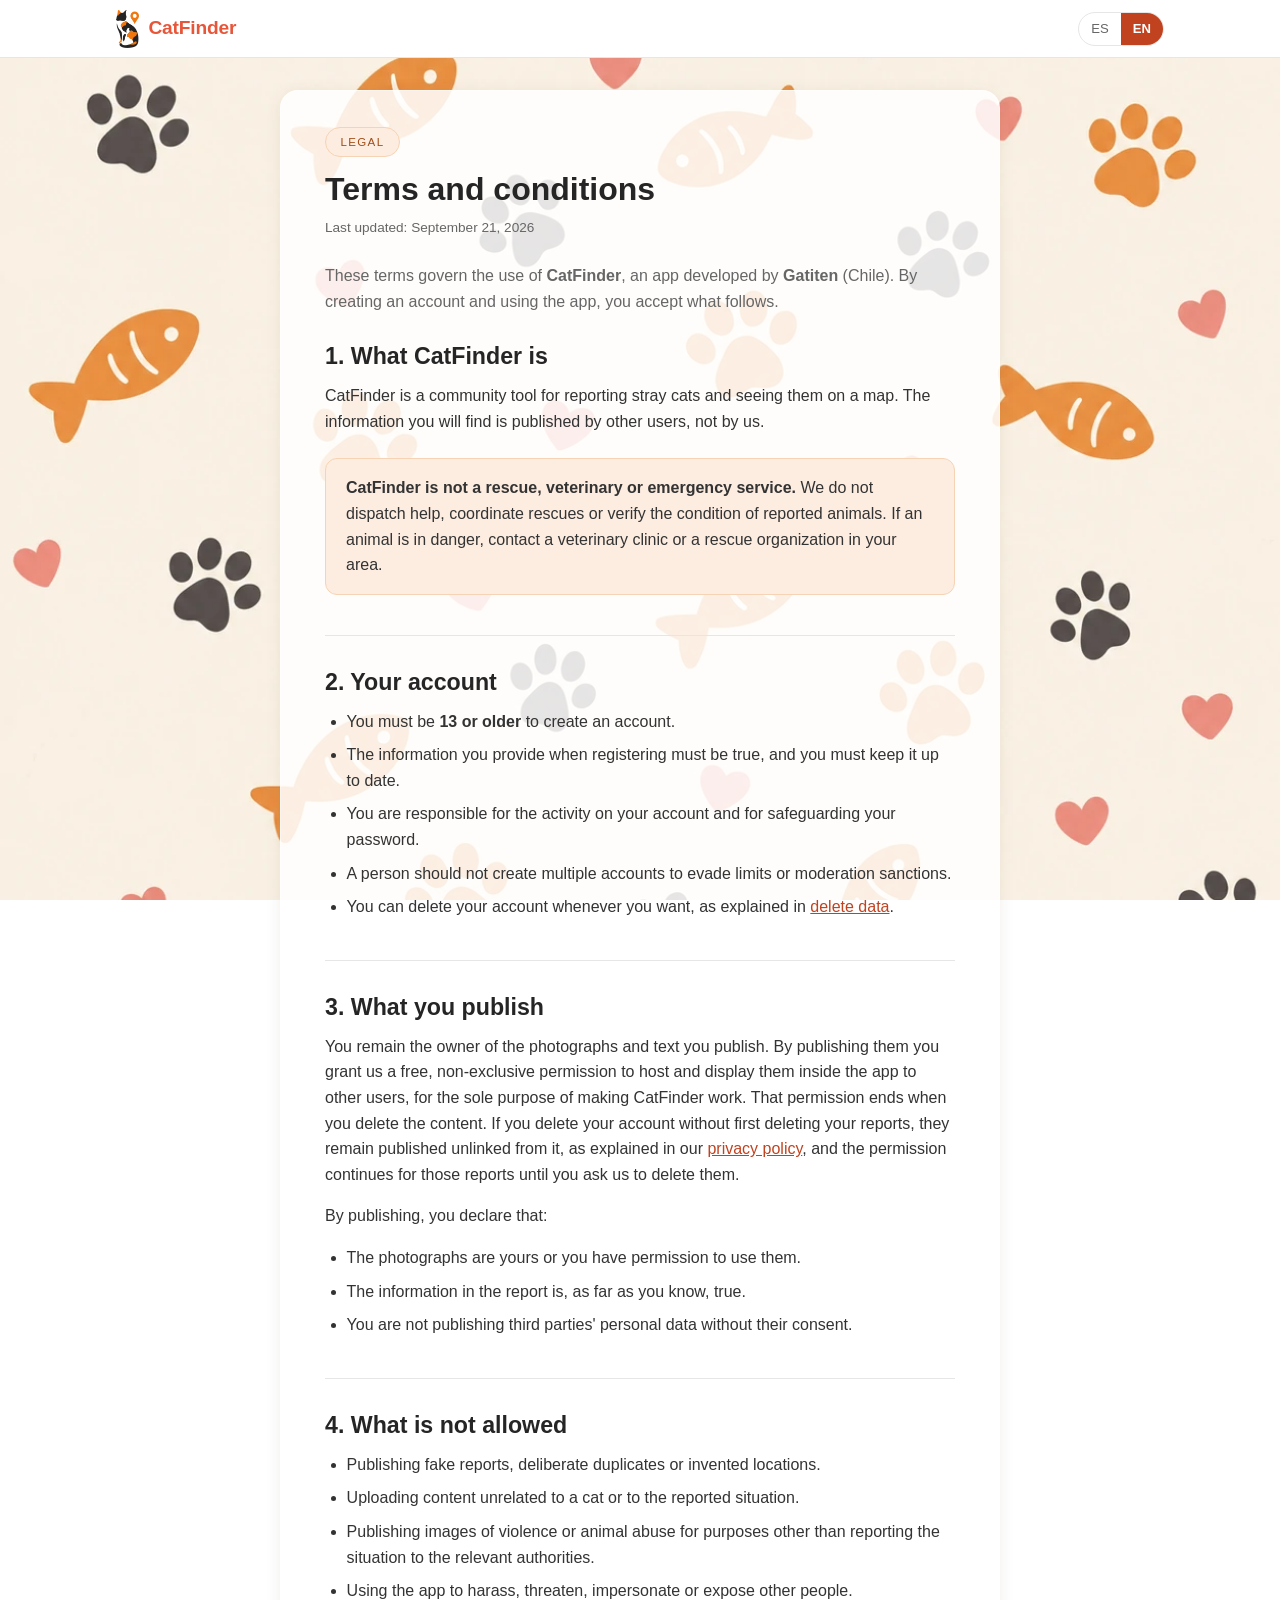
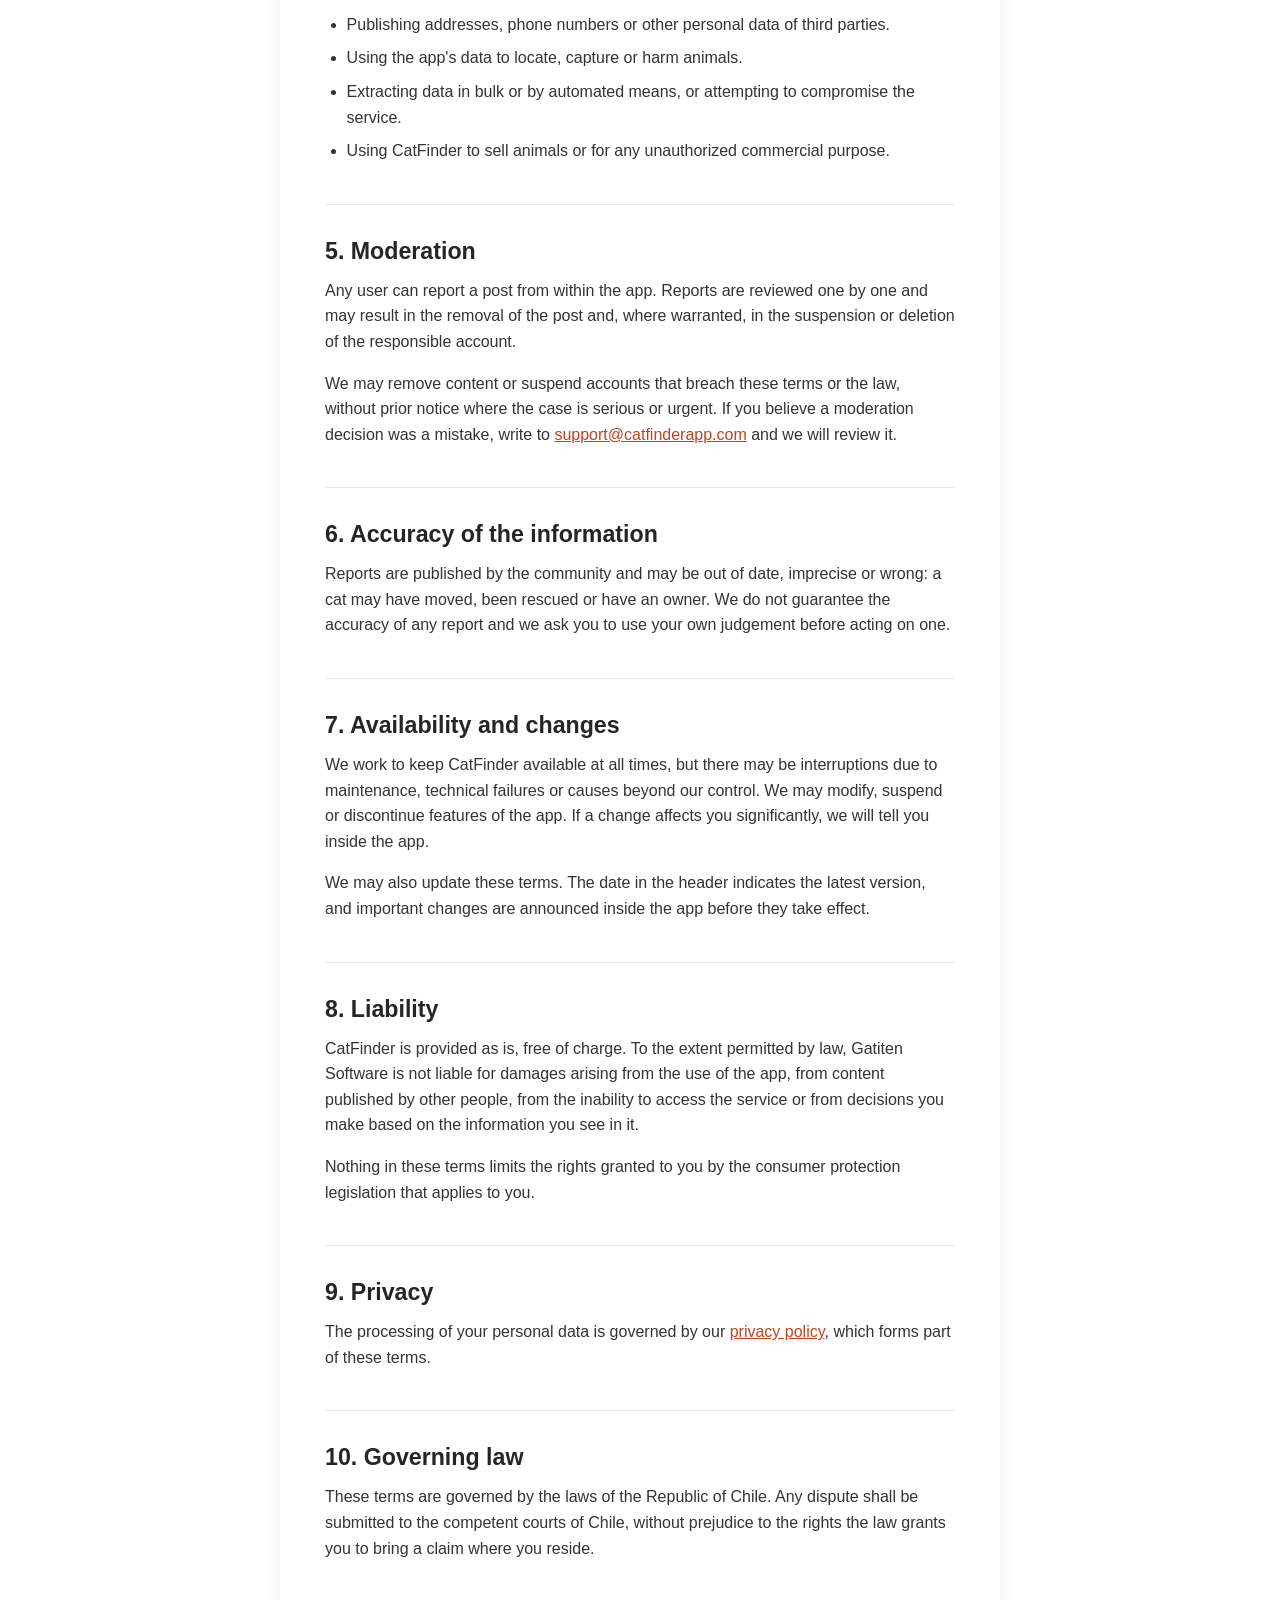
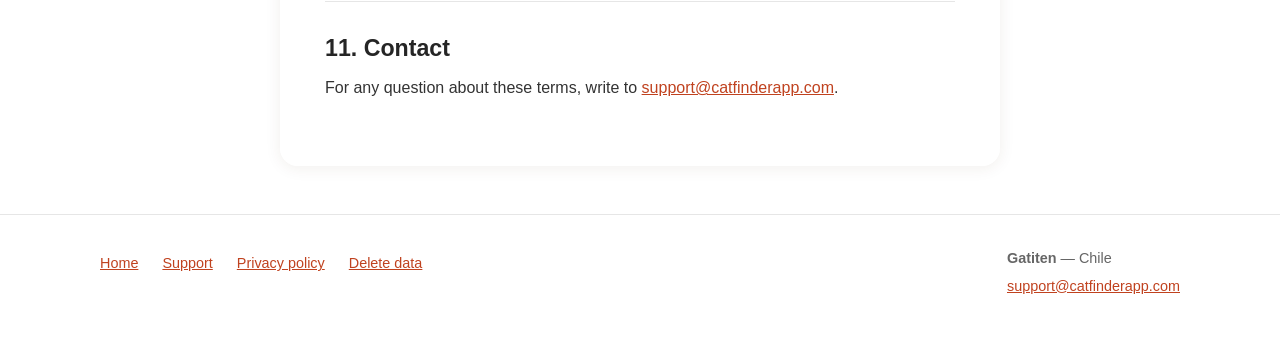
<file: en/terms/index.html>
<!DOCTYPE html>
<html lang="en">
<head>
<meta charset="UTF-8">
<meta name="viewport" content="width=device-width, initial-scale=1.0">
<title>Terms and conditions — CatFinder</title>
<meta name="description" content="CatFinder's terms of use: community rules, permitted content, moderation and responsibilities.">
<link rel="icon" type="image/png" href="/favicon.png">
<link rel="stylesheet" href="/assets/estilos.css">
<link rel="canonical" href="https://catfinderapp.com/en/terms/">
<link rel="alternate" hreflang="es" href="https://catfinderapp.com/terminos/">
<link rel="alternate" hreflang="en" href="https://catfinderapp.com/en/terms/">
</head>
<body>

  <div class="fondo" aria-hidden="true"></div>

  <a class="saltar" href="#principal">Skip to content</a>

  <header class="cabecera">
    <div class="cabecera__interior">
      <a class="marca" href="/en/">
        <img src="/assets/logo-gato.webp" alt="" width="360" height="600">
        <span>CatFinder</span>
      </a>
      <nav class="idiomas" aria-label="Language">
        <a href="/terminos/" lang="es">ES</a>
        <a href="/en/terms/" aria-current="true" lang="en">EN</a>
      </nav>
    </div>
  </header>

  <main id="principal">
    <div class="envoltura">
      <div class="panel panel--texto">
        <div class="contenido">

          <p class="etiqueta">Legal</p>
          <h1>Terms and conditions</h1>
          <p class="fecha-actualizacion">Last updated: September 21, 2026</p>

          <p class="bajada">
            These terms govern the use of <strong>CatFinder</strong>, an app developed by
            <strong>Gatiten</strong> (Chile). By creating an account and using the app, you
            accept what follows.
          </p>

          <section class="bloque" id="service">
            <h2>1. What CatFinder is</h2>
            <p>
              CatFinder is a community tool for reporting stray cats and seeing them on a map. The
              information you will find is published by other users, not by us.
            </p>
            <div class="aviso">
              <p>
                <strong>CatFinder is not a rescue, veterinary or emergency service.</strong> We do
                not dispatch help, coordinate rescues or verify the condition of reported animals.
                If an animal is in danger, contact a veterinary clinic or a rescue organization in
                your area.
              </p>
            </div>
          </section>

          <section class="bloque" id="account">
            <h2>2. Your account</h2>
            <ul>
              <li>You must be <strong>13 or older</strong> to create an account.</li>
              <li>The information you provide when registering must be true, and you must keep it up to date.</li>
              <li>You are responsible for the activity on your account and for safeguarding your password.</li>
              <li>A person should not create multiple accounts to evade limits or moderation sanctions.</li>
              <li>You can delete your account whenever you want, as explained in <a href="/en/delete-data/">delete data</a>.</li>
            </ul>
          </section>

          <section class="bloque" id="content">
            <h2>3. What you publish</h2>
            <p>
              You remain the owner of the photographs and text you publish. By publishing them you
              grant us a free, non-exclusive permission to host and display them inside the app to
              other users, for the sole purpose of making CatFinder work. That permission ends when
              you delete the content. If you delete your account without first deleting your
              reports, they remain published unlinked from it, as explained in our
              <a href="/en/privacy/#account-deletion">privacy policy</a>, and the permission
              continues for those reports until you ask us to delete them.
            </p>
            <p>By publishing, you declare that:</p>
            <ul>
              <li>The photographs are yours or you have permission to use them.</li>
              <li>The information in the report is, as far as you know, true.</li>
              <li>You are not publishing third parties' personal data without their consent.</li>
            </ul>
          </section>

          <section class="bloque" id="prohibited">
            <h2>4. What is not allowed</h2>
            <ul>
              <li>Publishing fake reports, deliberate duplicates or invented locations.</li>
              <li>Uploading content unrelated to a cat or to the reported situation.</li>
              <li>Publishing images of violence or animal abuse for purposes other than reporting the situation to the relevant authorities.</li>
              <li>Using the app to harass, threaten, impersonate or expose other people.</li>
              <li>Publishing addresses, phone numbers or other personal data of third parties.</li>
              <li>Using the app's data to locate, capture or harm animals.</li>
              <li>Extracting data in bulk or by automated means, or attempting to compromise the service.</li>
              <li>Using CatFinder to sell animals or for any unauthorized commercial purpose.</li>
            </ul>
          </section>

          <section class="bloque" id="moderation">
            <h2>5. Moderation</h2>
            <p>
              Any user can report a post from within the app. Reports are reviewed one by one and may
              result in the removal of the post and, where warranted, in the suspension or deletion
              of the responsible account.
            </p>
            <p>
              We may remove content or suspend accounts that breach these terms or the law, without
              prior notice where the case is serious or urgent. If you believe a moderation decision
              was a mistake, write to
              <a href="mailto:support@catfinderapp.com">support@catfinderapp.com</a> and we will
              review it.
            </p>
          </section>

          <section class="bloque" id="accuracy">
            <h2>6. Accuracy of the information</h2>
            <p>
              Reports are published by the community and may be out of date, imprecise or wrong: a
              cat may have moved, been rescued or have an owner. We do not guarantee the accuracy of
              any report and we ask you to use your own judgement before acting on one.
            </p>
          </section>

          <section class="bloque" id="availability">
            <h2>7. Availability and changes</h2>
            <p>
              We work to keep CatFinder available at all times, but there may be interruptions due to
              maintenance, technical failures or causes beyond our control. We may modify, suspend or
              discontinue features of the app. If a change affects you significantly, we will tell
              you inside the app.
            </p>
            <p>
              We may also update these terms. The date in the header indicates the latest version,
              and important changes are announced inside the app before they take effect.
            </p>
          </section>

          <section class="bloque" id="liability">
            <h2>8. Liability</h2>
            <p>
              CatFinder is provided as is, free of charge. To the extent permitted by law, Gatiten
              Software is not liable for damages arising from the use of the app, from content
              published by other people, from the inability to access the service or from decisions
              you make based on the information you see in it.
            </p>
            <p>
              Nothing in these terms limits the rights granted to you by the consumer protection
              legislation that applies to you.
            </p>
          </section>

          <section class="bloque" id="privacy">
            <h2>9. Privacy</h2>
            <p>
              The processing of your personal data is governed by our
              <a href="/en/privacy/">privacy policy</a>, which forms part of these terms.
            </p>
          </section>

          <section class="bloque" id="law">
            <h2>10. Governing law</h2>
            <p>
              These terms are governed by the laws of the Republic of Chile. Any dispute shall be
              submitted to the competent courts of Chile, without prejudice to the rights the law
              grants you to bring a claim where you reside.
            </p>
          </section>

          <section class="bloque" id="contact">
            <h2>11. Contact</h2>
            <p>
              For any question about these terms, write to
              <a href="mailto:support@catfinderapp.com">support@catfinderapp.com</a>.
            </p>
          </section>

        </div>
      </div>
    </div>
  </main>

  <footer class="pie">
    <div class="pie__interior">
      <nav aria-label="Site links">
        <ul>
          <li><a href="/en/">Home</a></li>
          <li><a href="/en/support/">Support</a></li>
          <li><a href="/en/privacy/">Privacy policy</a></li>
          <li><a href="/en/delete-data/">Delete data</a></li>
        </ul>
      </nav>
      <div class="pie__legal">
        <p><strong>Gatiten</strong> — Chile</p>
        <p><a href="mailto:support@catfinderapp.com">support@catfinderapp.com</a></p>
      </div>
    </div>
  </footer>

</body>
</html>
</file>
<file: assets/estilos.css>
/* ==========================================================================
   CatFinder — hoja de estilos del sitio
   Gatiten Software

   Una sola hoja para todas las páginas: el navegador la descarga una vez y la
   reutiliza en el resto de la navegación.

   Paleta tomada del arte de la marca y del tema de la app (constants/theme.ts):
   el naranja #F1760E es el de las manchas del gato y del pin del logo; el
   coral #E8563A es el `primary` de la app y el color del nombre.

   Nota sobre contraste: #E8563A sobre blanco da 3.6:1, suficiente para texto
   grande pero no para texto corrido (WCAG AA pide 4.5:1). Por eso existe
   --coral-texto, una versión oscurecida que llega a 5:1 y es la que se usa en
   enlaces y botones.
   ========================================================================== */

:root{
  --naranja:       #f1760e;
  --coral:         #e8563a;
  --coral-texto:   #c0421f;
  --carbon:        #252525;
  --texto:         #333333;
  --texto-suave:   #666666;
  --borde:         #e6e6e6;
  --crema:         #fdece0;
  --borde-crema:   #f6d3b4;
  --crema-fondo:   #f9f1e4;
  --panel:         rgba(255, 255, 255, 0.85);
  --blanco-solido: #ffffff;

  --ancho-max:     1080px;
  --ancho-texto:   720px;
  --radio:         18px;
  --radio-chico:   12px;
  --sombra:        0 2px 16px rgba(80, 50, 30, 0.08);

  --fuente: -apple-system, BlinkMacSystemFont, "Segoe UI", Roboto,
            "Helvetica Neue", Arial, sans-serif;
}

*{ box-sizing: border-box; }

html{
  height: 100%;
  -webkit-text-size-adjust: 100%;
  scroll-behavior: smooth;

  background-color: var(--blanco-solido);
}

@media (prefers-reduced-motion: reduce){
  html{ scroll-behavior: auto; }
  *{ animation-duration: 0.01ms !important; transition-duration: 0.01ms !important; }
}

body{
  margin: 0;
  min-height: 100%;
  font-family: var(--fuente);
  font-size: 1rem;
  line-height: 1.6;
  color: var(--texto);
  /* Sin color de fondo propio: así el canvas toma el del elemento raíz, que es
     blanco, y el rebote elástico bajo el pie no descubre el crema. El patrón
     lo pinta la capa .fondo. */
  -webkit-font-smoothing: antialiased;
}

/* Fondo fijo.
   `position: sticky` y no `fixed`: una capa fija se queda clavada al viewport
   durante el rebote elástico, y cuando el contenido se desplaza deja asomar el
   patrón por encima de la barra o por debajo del pie. Una capa sticky sigue
   pegada al viewport mientras se hace scroll —el efecto visual es el mismo—
   pero pertenece al flujo del documento, así que acompaña al contenido cuando
   este rebota y nunca invade las franjas blancas.

   La capa mide cero de alto y el patrón lo pinta un pseudo-elemento absoluto,
   de modo que no ocupa espacio en el flujo ni alarga la página.

   No se usa `background-attachment: fixed` porque Safari en iOS lo ignora:
   ancla la imagen al documento completo y la escala al alto total de la página.
   `cover` amplía la imagen conservando su proporción y recorta el sobrante. */
.fondo{
  position: sticky;
  top: 0;
  height: 0;
  z-index: -1;
}

.fondo::before{
  content: '';
  position: absolute;
  top: 0;
  left: 0;
  right: 0;
  height: 100vh;
  background-color: var(--crema-fondo);
  background-image: url('/assets/fondo-patron.webp');
  background-repeat: no-repeat;
  background-position: center center;
  background-size: cover;
}

/* --------------------------------------------------------------------------
   Estructura
   -------------------------------------------------------------------------- */

.envoltura{
  max-width: var(--ancho-max);
  margin: 0 auto;
  padding: 0 1rem;
}

.panel{
  background: var(--panel);
  border: 1px solid rgba(255, 255, 255, 0.55);
  border-radius: var(--radio);
  box-shadow: var(--sombra);
  margin: 1rem 0 2.5rem;
  overflow: hidden;
}

/* Variante para páginas de texto: ancho cómodo de lectura. */
.panel--texto{
  max-width: var(--ancho-texto);
  margin-left: auto;
  margin-right: auto;
}

.contenido{ padding: 1.5rem 1.25rem 2.5rem; }

/* --------------------------------------------------------------------------
   Encabezado
   -------------------------------------------------------------------------- */

/* La franja se prolonga una pantalla hacia arriba, como respaldo para los
   navegadores que ignoren overscroll-behavior. Hacia arriba no genera scroll,
   porque el desplazamiento no toma valores negativos. */
.cabecera{
  position: relative;
  background: var(--blanco-solido);
  border-bottom: 1px solid var(--borde);
}

.cabecera::before{
  content: '';
  position: absolute;
  bottom: 100%;
  left: 0;
  right: 0;
  height: 100vh;
  background: var(--blanco-solido);
}

.cabecera__interior{
  max-width: var(--ancho-max);
  margin: 0 auto;
  padding: 0.6rem 1rem;
  display: flex;
  align-items: center;
  justify-content: space-between;
  gap: 1rem;
}

.marca{
  display: inline-flex;
  align-items: center;
  gap: 0.6rem;
  text-decoration: none;
  color: var(--coral);
}

.marca img{
  height: 38px;
  width: auto;
  display: block;
}

.marca span{
  font-size: 1.2rem;
  font-weight: 700;
  letter-spacing: -0.01em;
}

/* Selector de idioma */
.idiomas{
  display: inline-flex;
  border: 1px solid var(--borde);
  border-radius: 999px;
  overflow: hidden;
  font-size: 0.82rem;
}

.idiomas a{
  padding: 0.35rem 0.75rem;
  text-decoration: none;
  color: var(--texto-suave);
  min-height: 32px;
  display: inline-flex;
  align-items: center;
}

.idiomas a[aria-current="true"]{
  background: var(--coral-texto);
  color: #fff;
  font-weight: 600;
}

/* --------------------------------------------------------------------------
   Tipografía
   -------------------------------------------------------------------------- */

h1, h2, h3{ color: var(--carbon); line-height: 1.25; }

h1{ font-size: 1.75rem; margin: 0 0 0.5rem; }
h2{ font-size: 1.3rem; margin: 0 0 0.75rem; scroll-margin-top: 1rem; }
h3{ font-size: 1.02rem; margin: 1.5rem 0 0.5rem; }

p{ margin: 0 0 1rem; }

ol, ul{ margin: 0 0 1rem; padding-left: 1.35rem; }
li{ margin-bottom: 0.5rem; }

a{ color: var(--coral-texto); }
a:hover{ text-decoration: none; }

:focus-visible{
  outline: 3px solid var(--coral-texto);
  outline-offset: 2px;
  border-radius: 4px;
}

.bajada{ color: var(--texto-suave); margin: 0 0 1.75rem; }

.etiqueta{
  display: inline-block;
  font-size: 0.72rem;
  letter-spacing: 0.12em;
  text-transform: uppercase;
  /* #b5591f sobre el crema daba 4.14:1, bajo el mínimo AA de 4.5:1 para
     texto pequeño. Este tono llega a 5.1:1 sin cambiar el carácter del color. */
  color: #a04d18;
  background: var(--crema);
  border: 1px solid var(--borde-crema);
  padding: 0.3rem 0.9rem;
  border-radius: 20px;
  margin: 0 0 0.75rem;
}

.fecha-actualizacion{
  font-size: 0.85rem;
  color: var(--texto-suave);
  margin: 0 0 1.5rem;
}

/* --------------------------------------------------------------------------
   Portada
   -------------------------------------------------------------------------- */

.portada{
  text-align: center;
  padding: 2.5rem 1.25rem 1.5rem;
}

.portada__logo{
  width: auto;
  height: 160px;
  display: block;
  margin: 0 auto 1.25rem;
}

.portada h1{
  font-size: 2.25rem;
  color: var(--coral);
  margin: 0 0 0.35rem;
  letter-spacing: -0.02em;
}

.portada__lema{
  font-size: 1.1rem;
  color: var(--texto);
  max-width: 34ch;
  margin: 0 auto 1.5rem;
}

.descripcion{
  padding: 0 1.25rem 2.25rem;
  max-width: 62ch;
  margin: 0 auto;
  text-align: center;
}

.descripcion p{ margin-bottom: 0; }

/* --------------------------------------------------------------------------
   Pantallas de la app
   -------------------------------------------------------------------------- */

.pantallas{ padding: 0.5rem 1.25rem 2.5rem; }

.pantallas h2{ text-align: center; margin-bottom: 1.75rem; }

.pantallas__lista{
  display: grid;
  gap: 2.5rem;
  grid-template-columns: 1fr;
  justify-items: center;
  margin: 0;
  padding: 0;
  list-style: none;
}

.pantalla{ max-width: 320px; text-align: center; }

/* Marco de teléfono dibujado con CSS: evita cargar una imagen extra. */
.pantalla__marco{
  border: 8px solid var(--carbon);
  border-radius: 28px;
  overflow: hidden;
  background: var(--carbon);
  box-shadow: 0 6px 22px rgba(60, 40, 25, 0.18);
  margin-bottom: 1rem;
  line-height: 0;
}

.pantalla__marco img{
  width: 100%;
  height: auto;
  display: block;
  border-radius: 20px;
}

.pantalla h3{ margin: 0 0 0.35rem; font-size: 1.05rem; }
.pantalla p{ margin: 0; font-size: 0.94rem; color: var(--texto-suave); }

/* En pantallas anchas: tres columnas con el mapa destacado al centro. */
@media (min-width: 860px){
  .pantallas__lista{
    grid-template-columns: 1fr 1.18fr 1fr;
    gap: 1.75rem;
    align-items: end;
  }
  .pantalla{ max-width: none; }
  .pantalla--principal .pantalla__marco{
    border-width: 10px;
    box-shadow: 0 10px 30px rgba(60, 40, 25, 0.24);
  }
}

/* --------------------------------------------------------------------------
   Botones de las tiendas
   Áreas de protección según las guías oficiales: Google Play pide un margen
   libre equivalente al 25% de la altura del badge; Apple, al 10% del suyo.
   El espaciado de abajo cubre ambos con holgura.
   -------------------------------------------------------------------------- */

.tiendas{
  border-top: 1px solid var(--borde);
  padding: 2.25rem 1.25rem 2.75rem;
  text-align: center;
}

.tiendas h2{ margin-bottom: 1.25rem; }

/* Badge sin enlace, mientras la ficha de la tienda no exista.
   No lleva filtro de color ni opacidad: las guías de ambas marcas prohíben
   alterar el badge, y una versión monocroma o desvaída es precisamente eso.
   Que todavía no esté disponible lo dice el sello "Próximamente". */
.badge-inactivo{ cursor: default; }

.proximamente{
  display: inline-block;
  font-size: 0.72rem;
  letter-spacing: 0.12em;
  text-transform: uppercase;
  color: #a04d18;
  background: var(--crema);
  border: 1px solid var(--borde-crema);
  padding: 0.3rem 0.9rem;
  border-radius: 20px;
  margin: 1.25rem 0 0;
}

/* Cada plataforma con su estado real y su propia acción: Android ya está en
   Google Play, iPhone solo se instala por TestFlight. El acceso a TestFlight
   va en un botón propio y nunca sobre el badge de App Store: ese badge dice
   "Download on the App Store" y las guías de marketing de Apple lo reservan
   para enlazar a una ficha publicada en la tienda. */
.plataformas{
  display: grid;
  grid-template-columns: 1fr;
  gap: 2.25rem;
  /* En dos columnas, la distancia entre ambas acciones es (ancho + gap) / 2.
     Con 760px y 40px de separación daba 400px; este ancho la deja en 268px,
     un tercio menos, sin que el botón quede apretado en su columna. */
  max-width: 510px;
  margin: 0 auto;
}

.plataforma h3{
  margin: 0 0 0.2rem;
  font-size: 1.05rem;
}

.plataforma__estado{
  margin: 0 0 1.1rem;
  font-size: 0.94rem;
  color: var(--texto-suave);
}

/* El enlace del badge conserva a su alrededor el área de protección que pide
   Google: un 25% de la altura del badge, 12px a los 48px que se usan aquí. */
.plataforma a:not(.boton){
  display: inline-block;
  line-height: 0;
  padding: 0.75rem;
  border-radius: 8px;
  transition: transform 0.2s ease, opacity 0.2s ease;
}

.plataforma a:not(.boton):hover{ transform: translateY(-2px); opacity: 0.88; }

.plataforma img{
  height: 48px;
  width: auto;
  display: block;
}

/* El botón lleva el mismo margen vertical que el resguardo del badge (12px),
   para que ambas acciones ocupen 72px de alto y sus centros coincidan. Sin
   esto quedan desalineadas entre columnas. */
.plataforma .boton{ margin: 0.75rem 0; }

/* Bloque del App Store, que sigue en revisión. */
.pendiente{
  max-width: 46ch;
  margin: 2.5rem auto 0;
  padding-top: 1.75rem;
  border-top: 1px solid var(--borde);
}

.pendiente .badge-inactivo{ display: block; line-height: 0; }
.pendiente img{ height: 40px; width: auto; display: block; margin: 0 auto; }
.pendiente .proximamente{ margin: 1rem 0 0; }

.pendiente__nota{
  margin: 1rem 0 0;
  font-size: 0.85rem;
  color: var(--texto-suave);
}

@media (min-width: 700px){
  .plataformas{
    grid-template-columns: 1fr 1fr;
    gap: 1.7rem;
    align-items: start;
  }
}

/* Mismas medidas y forma que el badge de Google Play: su viewBox es
   238.96x70.87 con esquinas de 8.85, que a 48px de alto da 162x48 y un radio
   de 6px. El texto va en dos líneas, como en el badge. */
.boton{
  display: inline-flex;
  flex-direction: column;
  align-items: center;
  justify-content: center;
  width: 162px;
  height: 48px;
  border-radius: 6px;
  line-height: 1.15;
  /* Negro, para que acompañe a los badges de las tiendas, que también lo son.
     Blanco sobre negro da 21:1, el contraste máximo posible. */
  background: #000000;
  color: #fff;
  text-decoration: none;
  transition: transform 0.2s ease, background 0.2s ease;
}

.boton:hover{ background: var(--carbon); transform: translateY(-1px); }

/* Las dos líneas imitan la jerarquía del badge: rótulo pequeño en versales
   arriba, nombre del servicio destacado abajo. */
.boton__linea1{
  font-size: 0.56rem;
  font-weight: 500;
  letter-spacing: 0.04em;
  text-transform: uppercase;
}

.boton__linea2{
  font-size: 1.05rem;
  font-weight: 600;
  letter-spacing: -0.01em;
}

/* Advertencia común a las dos vías de instalación. */
.aviso-desarrollo{
  max-width: 48ch;
  margin: 1.75rem auto 0;
  font-size: 0.85rem;
  color: var(--texto-suave);
}


/* --------------------------------------------------------------------------
   Tarjetas de navegación (índices internos)
   -------------------------------------------------------------------------- */

.tarjetas{
  display: flex;
  flex-direction: column;
  gap: 0.6rem;
  margin: 0 0 2.5rem;
  padding: 0;
  list-style: none;
}

.tarjetas a{
  display: block;
  text-decoration: none;
  color: var(--texto);
  background: rgba(255, 255, 255, 0.75);
  border: 1px solid var(--borde);
  border-left: 4px solid var(--coral);
  border-radius: var(--radio-chico);
  padding: 0.85rem 1.1rem;
  transition: background 0.15s ease;
}

.tarjetas a:hover{ background: var(--crema); }
.tarjetas strong{ display: block; color: var(--carbon); }
.tarjetas span{ font-size: 0.88rem; color: var(--texto-suave); }

/* --------------------------------------------------------------------------
   Bloques de contenido
   -------------------------------------------------------------------------- */

.bloque{
  border-top: 1px solid var(--borde);
  padding-top: 2rem;
  margin-top: 2.5rem;
}

.bloque:first-of-type{ border-top: none; padding-top: 0; margin-top: 0; }

.aviso{
  background: var(--crema);
  border: 1px solid var(--borde-crema);
  border-radius: var(--radio-chico);
  padding: 1rem 1.25rem;
  margin: 1.5rem 0;
}

.aviso p:last-child{ margin-bottom: 0; }

.ficha{
  background: rgba(255, 255, 255, 0.75);
  border: 1px solid var(--borde);
  border-radius: var(--radio-chico);
  padding: 1rem 1.25rem;
  margin: 1.25rem 0;
}

.ficha dl{ margin: 0; }

.ficha dt{
  font-size: 0.78rem;
  letter-spacing: 0.06em;
  text-transform: uppercase;
  color: var(--texto-suave);
  margin-bottom: 0.15rem;
}

.ficha dd{
  margin: 0 0 0.9rem;
  font-weight: 600;
  word-break: break-word;
}

.ficha dd:last-child{ margin-bottom: 0; }

/* Tablas: en móvil se desplazan en horizontal en vez de comprimirse. */
.tabla-scroll{ overflow-x: auto; -webkit-overflow-scrolling: touch; }

table{
  width: 100%;
  border-collapse: collapse;
  margin: 1rem 0 1.5rem;
  font-size: 0.95rem;
  min-width: 460px;
}

th, td{
  text-align: left;
  padding: 0.7rem 0.6rem;
  border-bottom: 1px solid var(--borde);
  vertical-align: top;
}

th{
  font-size: 0.78rem;
  letter-spacing: 0.06em;
  text-transform: uppercase;
  color: var(--texto-suave);
  font-weight: 600;
}

/* --------------------------------------------------------------------------
   Pie
   -------------------------------------------------------------------------- */

.pie{
  background: var(--blanco-solido);
  border-top: 1px solid var(--borde);
  padding: 2rem 1rem 2.5rem;
  font-size: 0.9rem;
  color: var(--texto-suave);
}

.pie__interior{
  max-width: var(--ancho-max);
  margin: 0 auto;
  display: flex;
  flex-direction: column;
  gap: 1.25rem;
}

.pie nav ul{
  display: flex;
  flex-wrap: wrap;
  gap: 0.35rem 1.5rem;
  margin: 0;
  padding: 0;
  list-style: none;
}

.pie nav a{
  display: inline-block;
  padding: 0.35rem 0;
  min-height: 32px;
}

.pie__legal p{ margin: 0 0 0.3rem; }

/* --------------------------------------------------------------------------
   Utilidades
   -------------------------------------------------------------------------- */

.solo-lectores{
  position: absolute;
  width: 1px; height: 1px;
  padding: 0; margin: -1px;
  overflow: hidden;
  clip: rect(0 0 0 0);
  white-space: nowrap;
  border: 0;
}

/* Salto al contenido: visible solo al tabular. */
.saltar{
  position: absolute;
  left: -9999px;
  top: 0;
  background: var(--blanco-solido);
  color: var(--coral-texto);
  padding: 0.75rem 1rem;
  z-index: 10;
}

.saltar:focus{ left: 0; }

/* --------------------------------------------------------------------------
   Pantallas medianas y grandes
   -------------------------------------------------------------------------- */

@media (min-width: 600px){
  .contenido{ padding: 2rem 2rem 3rem; }
  .portada{ padding: 3rem 2rem 2.5rem; }
  .portada__logo{ height: 180px; }
  .portada h1{ font-size: 2.75rem; }
  h1{ font-size: 2rem; }
  h2{ font-size: 1.45rem; }
}

@media (min-width: 860px){
  .envoltura{ padding: 0 1.5rem; }
  /* Solo márgenes verticales: el shorthand pisaba el auto lateral de .panel--texto. */
  .panel{ margin-top: 2rem; margin-bottom: 3rem; }
  .contenido{ padding: 2.25rem 2.75rem 3rem; }
  .pie__interior{
    flex-direction: row;
    justify-content: space-between;
    align-items: flex-start;
  }
}
</file>
